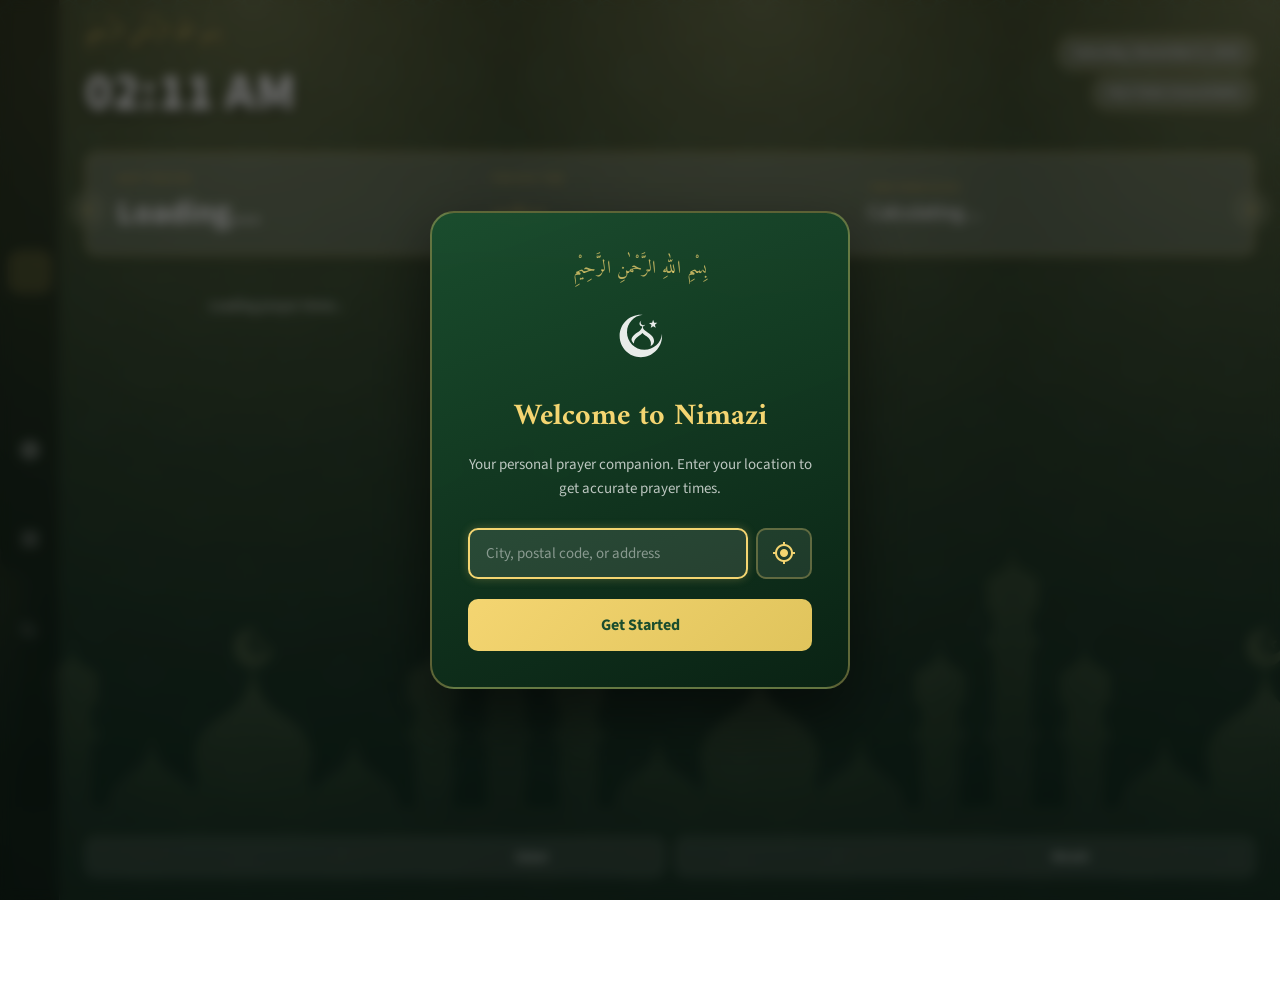
<file: index.html>
<!DOCTYPE html>
<html lang="en">
<head>
<meta charset="UTF-8">
<meta name="viewport" content="width=device-width, initial-scale=1.0, viewport-fit=cover">

<title>Nimazi - Prayer Companion</title>

<link href="https://fonts.googleapis.com/css2?family=Amiri:wght@400;700&family=Source+Sans+3:wght@300;400;600;700&display=swap" rel="stylesheet">
<link href="https://fonts.googleapis.com/icon?family=Material+Icons" rel="stylesheet">
<link href="css/styles.css" rel="stylesheet">

<link rel="icon" type="image/png" href="assets/favicon/favicon-96x96.png" sizes="96x96" />
<link rel="icon" type="image/svg+xml" href="assets/favicon/favicon.svg" />
<link rel="shortcut icon" href="assets/favicon/favicon.ico" />
<link rel="apple-touch-icon" sizes="180x180" href="assets/favicon/apple-touch-icon.png" />
<meta name="apple-mobile-web-app-title" content="Nimazi" />
<link rel="manifest" href="assets/favicon/site.webmanifest" />
</head>

<body>
<script>
(function(){try{var s=JSON.parse(localStorage.getItem('athanClockSettings')||'{}'),t=s.theme||'auto';if(t==='ramadan'){document.body.classList.add('ramadan-mode');}else if(t==='kids'){document.body.classList.add('kids-mode');}else if(t==='auto'){var n=new Date(),y=n.getFullYear(),rd={2025:[new Date(2025,2,1),new Date(2025,2,30)],2026:[new Date(2026,1,17),new Date(2026,2,18)],2027:[new Date(2027,1,6),new Date(2027,2,7)]};if(rd[y]&&n>=rd[y][0]&&n<=rd[y][1])document.body.classList.add('ramadan-mode');}}catch(e){}})();
</script>
<div class="pattern-overlay"></div>
<div class="geometric-pattern"></div>

<div class="container">

    <div class="header">
        <div class="header-left">
            <div class="bismillah">بِسْمِ اللهِ الرَّحْمٰنِ الرَّحِيْمِ</div>
            <div class="current-time" id="clock">--:--</div>
            <a href="guide.html" class="guide-button" aria-label="Prayer Guide">
                <span class="material-icons">accessibility_new</span>
            </a>
            <a href="settings.html" class="settings-button" aria-label="Settings">
                <span class="material-icons">settings</span>
            </a>
        </div>
        <div class="date-info">
            <button class="date-nav-button date-nav-prev" id="dateNavPrev" onclick="navigateDateDebounced(-1)" aria-label="Previous day">
                <span class="material-icons">chevron_left</span>
            </button>
            <div class="date-container">
                <div class="gregorian-date" id="gregorianDate">Loading...</div>
                <div class="hijri-date" id="hijriDate">Loading...</div>
            </div>
            <button class="date-nav-button date-nav-next" id="dateNavNext" onclick="navigateDateDebounced(1)" aria-label="Next day">
                <span class="material-icons">chevron_right</span>
            </button>
        </div>
    </div>

    <div class="next-prayer-section">

        <div class="next-prayer-info">
            <div class="next-prayer-info-label">Next Prayer</div>
            <div class="next-prayer-name" id="nextPrayerName">Loading...</div>
        </div>
        <div class="next-prayer-time-info">
            <div class="next-prayer-time-label">Prayer Time</div>
            <div class="next-prayer-time" id="nextPrayerTime">--:--</div>
        </div>
        <div class="countdown-info">
            <div class="countdown-label">Time Remaining</div>
            <div class="countdown" id="countdown">Calculating...</div>
        </div>
        <div class="date-navigation-badge" id="dateNavigationBadge" style="display:none;">
            <div class="date-badge-date" id="viewedDateLabel">Today</div>
            <button class="back-to-today-button" id="backToTodayButton" onclick="navigateToToday()">Back to Today</button>
        </div>
    </div>

    <div class="prayer-grid" id="prayerGrid">
        <div class="loading">Loading prayer times</div>
    </div>

    <div class="tools-strip">
        <a href="https://zakat.nimazi.com/" target="_blank" rel="noopener noreferrer" class="tools-strip-link">
            <span class="material-icons">volunteer_activism</span>
            Zakat
        </a>
        <a href="https://mirath.nimazi.com/" target="_blank" rel="noopener noreferrer" class="tools-strip-link">
            <span class="material-icons">account_tree</span>
            Mirath
        </a>
    </div>

</div>

<!-- Prayer Time Modal -->
<div class="prayer-modal" id="prayerModal">
    <div class="prayer-modal-content">
        <div class="prayer-modal-icon">🕌</div>
        <h2 id="modalPrayerName">Prayer Time</h2>
        <div class="prayer-modal-time" id="modalPrayerTime">--:--</div>
        <div class="prayer-modal-info" id="modalPrayerInfo"></div>
        <button class="prayer-modal-button" onclick="stopAthan()">Stop Athan</button>
    </div>
</div>

<!-- Prayer Details Modal -->
<div class="prayer-details-modal" id="prayerDetailsModal">
    <div class="prayer-details-content">
        <button class="modal-close" onclick="closePrayerDetails()">✕</button>
        <div class="prayer-details-icon">🕌</div>
        <h2 id="detailsPrayerName">Prayer Details</h2>
        <div class="prayer-details-time" id="detailsPrayerTime">--:--</div>
        <div class="rakats-info" id="rakatsInfo"></div>
        <div class="prayer-description" id="prayerDescription"></div>
    </div>
</div>


<!-- Desktop Side Navigation -->
<nav class="desktop-side-nav">
    <a href="index.html" class="side-nav-item active" aria-label="Prayer Times">
        <span class="material-icons">accessibility_new</span>
        <span class="side-nav-tooltip">Prayer</span>
    </a>
    <a href="guide.html" class="side-nav-item" aria-label="Prayer Guide">
        <span class="material-icons">clean_hands</span>
        <span class="side-nav-tooltip">Guide</span>
    </a>
    <a href="settings.html" class="side-nav-item" aria-label="Settings">
        <span class="material-icons">settings</span>
        <span class="side-nav-tooltip">Settings</span>
    </a>
    <a href="tools.html" class="side-nav-item" aria-label="More Tools">
        <span class="material-icons">apps</span>
        <span class="side-nav-tooltip">Tools</span>
    </a>
    <a href="about.html" class="side-nav-item" aria-label="About">
        <svg class="nav-symbol-img" viewBox="0 0 1024 1024" fill="currentColor" xmlns="http://www.w3.org/2000/svg" aria-hidden="true"><path d="M531.21 266.467L531.5 266.5C532.06 267.165 528.29 273.068 527.505 274.559C511.655 304.697 534.85 337.921 569.81 338.561C578.92 338.728 588.835 335.022 595.61 328.365C587.48 346.514 574.745 354.565 555.86 358.577C558.265 368.894 559.135 371.158 557.03 381.871C577.205 423.683 603.365 436.085 640.08 459.252C670.715 480.492 706.63 507.12 723.03 541.5C749.795 597.625 738.515 646.98 681.54 674.615C686.91 652.685 689.19 631.635 684.81 609.44C678.155 575.7 658.335 547.125 631.005 526.81C622.495 520.485 611.52 513.445 602.535 507.42C582.88 494.362 566.055 482.361 550.355 464.647C521.245 499.377 484.267 512.91 453.109 543.86C426.913 569.88 415.474 596.22 415.451 632.815C386.454 603.98 362.011 576.615 385.617 534.78C404.787 500.805 436.61 477.931 468.299 456.509C482.026 447.228 496.644 439.053 509.095 428.087C525.105 414.054 534.28 399.421 544.79 381.376C541.905 372.601 543.555 367.442 546.045 358.799C544.66 358.467 543.285 358.114 541.915 357.741C497.101 345.405 490.624 289.397 531.21 266.467Z"/><path d="M721.495 252.77C722.835 254.143 737.395 294.47 739.645 299.963C754.995 301.066 772.365 300.899 788.065 301.539C776.145 312.319 762.8 323.345 750.495 333.863C754.145 346.25 760.96 369.33 763.405 381.727C750.035 373.044 736.91 363.714 723.35 354.951C720.805 356.202 713.33 361.784 710.735 363.654C701.865 370.145 692.915 376.529 683.885 382.802C687.205 367.314 691.73 350.344 695.655 334.882C691.78 331.07 686.455 327.156 682.135 323.694C673.7 317.028 665.38 310.222 657.175 303.28L706.095 300.449C711.07 284.505 716.2 268.611 721.495 252.77Z"/><path d="M525.5 171C535.921 171 546.232 171.471 556.414 172.39C414.686 186.48 304 306.063 304 451.5C304 606.416 429.584 732 584.5 732C729.937 732 849.52 621.314 863.609 479.585C864.528 489.767 865 510.5 865 510.5C865 698.001 713.001 850 525.5 850C337.999 850 186 698.001 186 510.5C186 322.999 337.999 171 525.5 171Z"/></svg>
        <span class="side-nav-tooltip">About</span>
    </a>
</nav>

<!-- Mobile Bottom Navigation -->
<div class="mobile-bottom-nav">
    <a href="index.html" class="bottom-nav-item active" aria-label="Prayer Times">
        <span class="material-icons">accessibility_new</span>
        <span class="bottom-nav-label">Prayer</span>
    </a>
    <a href="guide.html" class="bottom-nav-item" aria-label="Prayer Guide">
        <span class="material-icons">clean_hands</span>
        <span class="bottom-nav-label">Guide</span>
    </a>
    <a href="settings.html" class="bottom-nav-item" aria-label="Settings">
        <span class="material-icons">settings</span>
        <span class="bottom-nav-label">Settings</span>
    </a>
    <a href="about.html" class="bottom-nav-item" aria-label="About">
        <svg class="nav-symbol-img" viewBox="0 0 1024 1024" fill="currentColor" xmlns="http://www.w3.org/2000/svg" aria-hidden="true"><path d="M531.21 266.467L531.5 266.5C532.06 267.165 528.29 273.068 527.505 274.559C511.655 304.697 534.85 337.921 569.81 338.561C578.92 338.728 588.835 335.022 595.61 328.365C587.48 346.514 574.745 354.565 555.86 358.577C558.265 368.894 559.135 371.158 557.03 381.871C577.205 423.683 603.365 436.085 640.08 459.252C670.715 480.492 706.63 507.12 723.03 541.5C749.795 597.625 738.515 646.98 681.54 674.615C686.91 652.685 689.19 631.635 684.81 609.44C678.155 575.7 658.335 547.125 631.005 526.81C622.495 520.485 611.52 513.445 602.535 507.42C582.88 494.362 566.055 482.361 550.355 464.647C521.245 499.377 484.267 512.91 453.109 543.86C426.913 569.88 415.474 596.22 415.451 632.815C386.454 603.98 362.011 576.615 385.617 534.78C404.787 500.805 436.61 477.931 468.299 456.509C482.026 447.228 496.644 439.053 509.095 428.087C525.105 414.054 534.28 399.421 544.79 381.376C541.905 372.601 543.555 367.442 546.045 358.799C544.66 358.467 543.285 358.114 541.915 357.741C497.101 345.405 490.624 289.397 531.21 266.467Z"/><path d="M721.495 252.77C722.835 254.143 737.395 294.47 739.645 299.963C754.995 301.066 772.365 300.899 788.065 301.539C776.145 312.319 762.8 323.345 750.495 333.863C754.145 346.25 760.96 369.33 763.405 381.727C750.035 373.044 736.91 363.714 723.35 354.951C720.805 356.202 713.33 361.784 710.735 363.654C701.865 370.145 692.915 376.529 683.885 382.802C687.205 367.314 691.73 350.344 695.655 334.882C691.78 331.07 686.455 327.156 682.135 323.694C673.7 317.028 665.38 310.222 657.175 303.28L706.095 300.449C711.07 284.505 716.2 268.611 721.495 252.77Z"/><path d="M525.5 171C535.921 171 546.232 171.471 556.414 172.39C414.686 186.48 304 306.063 304 451.5C304 606.416 429.584 732 584.5 732C729.937 732 849.52 621.314 863.609 479.585C864.528 489.767 865 510.5 865 510.5C865 698.001 713.001 850 525.5 850C337.999 850 186 698.001 186 510.5C186 322.999 337.999 171 525.5 171Z"/></svg>
        <span class="bottom-nav-label">About</span>
    </a>
</div>

<!-- Onboarding Modal -->
<div class="onboarding-modal" id="onboardingModal">
    <div class="onboarding-content">
        <div class="onboarding-arabic">بِسْمِ اللهِ الرَّحْمٰنِ الرَّحِيْمِ</div>
        <img src="assets/branding/symbol-flat.svg" class="onboarding-logo" alt="Nimazi">
        <h1 class="onboarding-title">Welcome to Nimazi</h1>
        <p class="onboarding-subtitle">Your personal prayer companion. Enter your location to get accurate prayer times.</p>
        <div class="onboarding-input-group">
            <input type="text" id="onboardingLocationInput" class="onboarding-location-input" placeholder="City, postal code, or address" autocomplete="off">
            <button type="button" class="onboarding-detect-btn" id="onboardingDetectBtn" onclick="onboardingDetectLocation()" title="Detect my location">
                <span class="material-icons">my_location</span>
            </button>
        </div>
        <button class="onboarding-save-btn" onclick="saveOnboardingLocation()">Get Started</button>
    </div>
</div>

<!-- Athan Audio -->
<audio id="athanAudio" preload="auto">
    <source src="athan/default.mp3" type="audio/mpeg">
</audio>

<!-- Install nudge — shown once on first mobile visit when not already installed -->
<div class="install-nudge" id="installNudge">
    <span class="material-icons install-nudge-icon">add_to_home_screen</span>
    <div class="install-nudge-text">Add Nimazi to your home screen for the best experience.</div>
    <a href="about.html#install" class="install-nudge-link">How?</a>
    <button class="install-nudge-dismiss" onclick="dismissInstallNudge()" aria-label="Dismiss">
        <span class="material-icons">close</span>
    </button>
</div>

<script src="js/utils.js"></script>
<script src="js/app.js"></script>

</body>
</html>
</file>
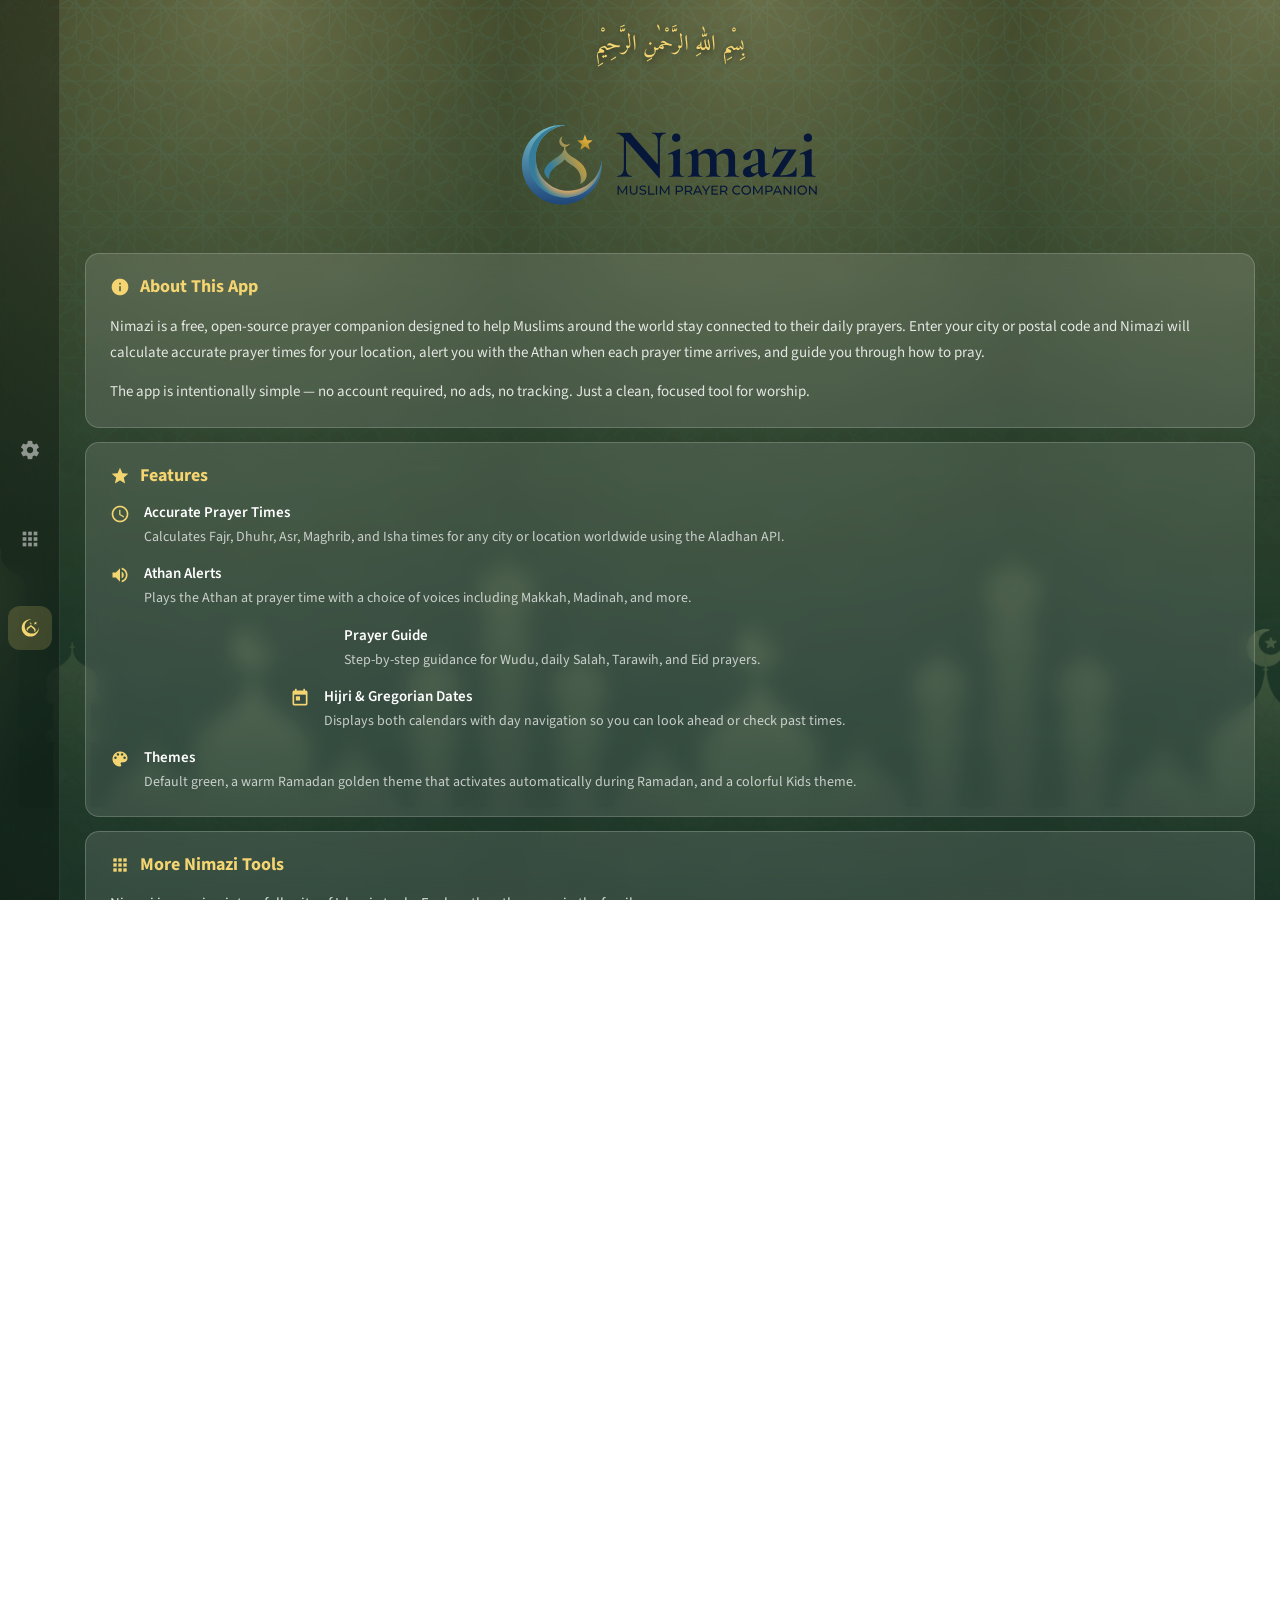
<file: about.html>
<!DOCTYPE html>
<html lang="en">
<head>
<meta charset="UTF-8">
<meta name="viewport" content="width=device-width, initial-scale=1.0, viewport-fit=cover">

<title>About - Nimazi</title>

<link href="https://fonts.googleapis.com/css2?family=Amiri:wght@400;700&family=Source+Sans+3:wght@300;400;600;700&display=swap" rel="stylesheet">
<link href="https://fonts.googleapis.com/icon?family=Material+Icons" rel="stylesheet">
<link href="css/styles.css" rel="stylesheet">

<link rel="icon" type="image/png" href="assets/favicon/favicon-96x96.png" sizes="96x96" />
<link rel="icon" type="image/svg+xml" href="assets/favicon/favicon.svg" />
<link rel="shortcut icon" href="assets/favicon/favicon.ico" />
<link rel="apple-touch-icon" sizes="180x180" href="assets/favicon/apple-touch-icon.png" />
<meta name="apple-mobile-web-app-title" content="Nimazi" />
<link rel="manifest" href="assets/favicon/site.webmanifest" />
</head>

<body class="aboutPage">
<script>
(function(){try{var s=JSON.parse(localStorage.getItem('athanClockSettings')||'{}'),t=s.theme||'auto';if(t==='ramadan'){document.body.classList.add('ramadan-mode');}else if(t==='kids'){document.body.classList.add('kids-mode');}else if(t==='auto'){var n=new Date(),y=n.getFullYear(),rd={2025:[new Date(2025,2,1),new Date(2025,2,30)],2026:[new Date(2026,1,17),new Date(2026,2,18)],2027:[new Date(2027,1,6),new Date(2027,2,7)]};if(rd[y]&&n>=rd[y][0]&&n<=rd[y][1])document.body.classList.add('ramadan-mode');}}catch(e){}})();
</script>
<div class="pattern-overlay"></div>
<div class="geometric-pattern"></div>

<div class="container">
    <div class="bismillah">بِسْمِ اللهِ الرَّحْمٰنِ الرَّحِيْمِ</div>

    <div class="about-hero">
        <img src="assets/branding/logo.svg" alt="Nimazi" class="about-logo">
    </div>

    <div class="about-sections">

        <div class="about-card">
            <h2 class="about-card-title">
                <span class="material-icons about-card-icon">info</span>
                About This App
            </h2>
            <p class="about-body">
                Nimazi is a free, open-source prayer companion designed to help Muslims around the world stay connected to their daily prayers. Enter your city or postal code and Nimazi will calculate accurate prayer times for your location, alert you with the Athan when each prayer time arrives, and guide you through how to pray.
            </p>
            <p class="about-body">
                The app is intentionally simple — no account required, no ads, no tracking. Just a clean, focused tool for worship.
            </p>
        </div>

        <div class="about-card">
            <h2 class="about-card-title">
                <span class="material-icons about-card-icon">star</span>
                Features
            </h2>
            <ul class="about-feature-list">
                <li>
                    <span class="material-icons about-feature-icon">schedule</span>
                    <div>
                        <strong>Accurate Prayer Times</strong>
                        <p>Calculates Fajr, Dhuhr, Asr, Maghrib, and Isha times for any city or location worldwide using the Aladhan API.</p>
                    </div>
                </li>
                <li>
                    <span class="material-icons about-feature-icon">volume_up</span>
                    <div>
                        <strong>Athan Alerts</strong>
                        <p>Plays the Athan at prayer time with a choice of voices including Makkah, Madinah, and more.</p>
                    </div>
                </li>
                <li>
                    <span class="material-icons about-feature-icon">clean_hands</span>
                    <div>
                        <strong>Prayer Guide</strong>
                        <p>Step-by-step guidance for Wudu, daily Salah, Tarawih, and Eid prayers.</p>
                    </div>
                </li>
                <li>
                    <span class="material-icons about-feature-icon">calendar_today</span>
                    <div>
                        <strong>Hijri &amp; Gregorian Dates</strong>
                        <p>Displays both calendars with day navigation so you can look ahead or check past times.</p>
                    </div>
                </li>
                <li>
                    <span class="material-icons about-feature-icon">palette</span>
                    <div>
                        <strong>Themes</strong>
                        <p>Default green, a warm Ramadan golden theme that activates automatically during Ramadan, and a colorful Kids theme.</p>
                    </div>
                </li>
            </ul>
        </div>

        <div class="about-card about-card-tools" id="tools">
            <h2 class="about-card-title">
                <span class="material-icons about-card-icon">apps</span>
                More Nimazi Tools
            </h2>
            <p class="about-body">
                Nimazi is growing into a full suite of Islamic tools. Explore the other apps in the family:
            </p>
            <div class="about-tools-grid">
                <a href="https://zakat.nimazi.com/" target="_blank" rel="noopener noreferrer" class="about-tool-link">
                    <span class="material-icons about-tool-icon">volunteer_activism</span>
                    <div class="about-tool-info">
                        <strong class="about-tool-name">Zakat</strong>
                        <span class="about-tool-desc">Calculate your annual Zakat obligation</span>
                    </div>
                    <span class="material-icons about-tool-arrow">open_in_new</span>
                </a>
                <a href="https://mirath.nimazi.com/" target="_blank" rel="noopener noreferrer" class="about-tool-link">
                    <span class="material-icons about-tool-icon">account_tree</span>
                    <div class="about-tool-info">
                        <strong class="about-tool-name">Mirath</strong>
                        <span class="about-tool-desc">Calculate Islamic inheritance shares</span>
                    </div>
                    <span class="material-icons about-tool-arrow">open_in_new</span>
                </a>
            </div>
        </div>

        <div class="about-card" id="install">
            <h2 class="about-card-title">
                <span class="material-icons about-card-icon">add_to_home_screen</span>
                Add to Your Home Screen
            </h2>
            <p class="about-body">
                Nimazi works like a native app — no download required. Add it to your home screen for one-tap access, full-screen display, and the Athan playing at every prayer time.
            </p>
            <ul class="about-feature-list">
                <li>
                    <span class="material-icons about-feature-icon">phone_iphone</span>
                    <div>
                        <strong>iPhone &amp; iPad (Safari)</strong>
                        <p>Open <strong>nimazi.com</strong> in Safari. Tap the <strong>Share</strong> button at the bottom of the screen, then choose <em>Add to Home Screen</em>.</p>
                    </div>
                </li>
                <li>
                    <span class="material-icons about-feature-icon">phone_android</span>
                    <div>
                        <strong>Android (Chrome)</strong>
                        <p>Open <strong>nimazi.com</strong> in Chrome. Tap the <strong>three-dot menu</strong> in the top-right corner, then tap <em>Add to Home Screen</em> or <em>Install app</em>. A prompt may also appear automatically at the bottom of the screen.</p>
                    </div>
                </li>
            </ul>
            <p class="about-body" style="margin-top: 16px;">
                Once added, the app opens full-screen with no browser address bar — just like a native app.
            </p>
        </div>

        <div class="about-card">
            <h2 class="about-card-title">
                <span class="material-icons about-card-icon">tablet</span>
                Use as an Athan Clock
            </h2>
            <p class="about-body">
                Turn any tablet into a dedicated Athan clock for your home or masjid. Mount it on a stand, open Nimazi in a kiosk browser app like <a href="https://www.fully-kiosk.com" target="_blank" rel="noopener noreferrer" class="about-inline-link">Fully Kiosk Browser</a>, and let it run pinned to the screen — it will stay on, keep the display awake, and play the Athan at every prayer time without any interaction needed.
            </p>
            <p class="about-body">
                Plug it in, point it at <strong>nimazi.com</strong>, and you have a beautiful, always-on prayer clock.
            </p>
        </div>

        <div class="about-card about-card-github">
            <h2 class="about-card-title">
                <span class="material-icons about-card-icon">code</span>
                Open Source
            </h2>
            <p class="about-body">
                Nimazi is completely open source. You are welcome to explore the code, report issues, suggest features, or contribute improvements.
            </p>
            <a href="https://github.com/iamshipon1988/nimazi" target="_blank" rel="noopener noreferrer" class="about-github-link">
                <svg class="about-github-icon" viewBox="0 0 24 24" fill="currentColor" aria-hidden="true">
                    <path d="M12 0C5.374 0 0 5.373 0 12c0 5.302 3.438 9.8 8.207 11.387.599.111.793-.261.793-.577v-2.234c-3.338.726-4.033-1.416-4.033-1.416-.546-1.387-1.333-1.756-1.333-1.756-1.089-.745.083-.729.083-.729 1.205.084 1.839 1.237 1.839 1.237 1.07 1.834 2.807 1.304 3.492.997.107-.775.418-1.305.762-1.604-2.665-.305-5.467-1.334-5.467-5.931 0-1.311.469-2.381 1.236-3.221-.124-.303-.535-1.524.117-3.176 0 0 1.008-.322 3.301 1.23A11.509 11.509 0 0112 5.803c1.02.005 2.047.138 3.006.404 2.291-1.552 3.297-1.23 3.297-1.23.653 1.653.242 2.874.118 3.176.77.84 1.235 1.911 1.235 3.221 0 4.609-2.807 5.624-5.479 5.921.43.372.823 1.102.823 2.222v3.293c0 .319.192.694.801.576C20.566 21.797 24 17.3 24 12c0-6.627-5.373-12-12-12z"/>
                </svg>
                View on GitHub
                <span class="material-icons about-link-arrow">open_in_new</span>
            </a>
        </div>

        <div class="about-card about-card-support">
            <h2 class="about-card-title">
                <span class="material-icons about-card-icon">volunteer_activism</span>
                Support Nimazi
            </h2>
            <p class="about-body">
                Nimazi is free, open source, and has no ads. It's kept going by users like you. If it has helped you stay connected to your prayers, consider buying me a chai — it helps cover development time, hosting, and domain costs.
            </p>
            <div class="about-bmc-wrapper">
                <script type="text/javascript" src="https://cdnjs.buymeacoffee.com/1.0.0/button.prod.min.js" data-name="bmc-button" data-slug="shipon" data-color="#FFDD00" data-emoji="" data-font="Cookie" data-text="Buy me a chai" data-outline-color="#000000" data-font-color="#000000" data-coffee-color="#ffffff"></script>
            </div>
        </div>

        <div class="about-card">
            <h2 class="about-card-title">
                <span class="material-icons about-card-icon">favorite</span>
                Credits
            </h2>
            <div class="about-credits">
                <div class="about-credit-row">
                    <span class="about-credit-label">Created by</span>
                    <a href="https://sazzad.me" target="_blank" rel="noopener noreferrer" class="about-credit-link">Sazzad Hossain</a>
                </div>
                <div class="about-credit-row">
                    <span class="about-credit-label">Prayer data</span>
                    <a href="https://aladhan.com" target="_blank" rel="noopener noreferrer" class="about-credit-link">Aladhan API</a>
                </div>
                <div class="about-credit-row">
                    <span class="about-credit-label">Icons</span>
                    <a href="https://fonts.google.com/icons" target="_blank" rel="noopener noreferrer" class="about-credit-link">Google Material Icons</a>
                </div>
                <div class="about-credit-row">
                    <span class="about-credit-label">Fonts</span>
                    <a href="https://fonts.google.com" target="_blank" rel="noopener noreferrer" class="about-credit-link">Google Fonts — Amiri &amp; Source Sans 3</a>
                </div>
            </div>
        </div>

    </div><!-- /.about-sections -->

</div><!-- /.container -->

<!-- Desktop Side Navigation -->
<nav class="desktop-side-nav">
    <a href="index.html" class="side-nav-item" aria-label="Prayer Times">
        <span class="material-icons">accessibility_new</span>
        <span class="side-nav-tooltip">Prayer</span>
    </a>
    <a href="guide.html" class="side-nav-item" aria-label="Prayer Guide">
        <span class="material-icons">clean_hands</span>
        <span class="side-nav-tooltip">Guide</span>
    </a>
    <a href="settings.html" class="side-nav-item" aria-label="Settings">
        <span class="material-icons">settings</span>
        <span class="side-nav-tooltip">Settings</span>
    </a>
    <a href="tools.html" class="side-nav-item" aria-label="More Tools">
        <span class="material-icons">apps</span>
        <span class="side-nav-tooltip">Tools</span>
    </a>
    <a href="about.html" class="side-nav-item active" aria-label="About">
        <svg class="nav-symbol-img" viewBox="0 0 1024 1024" fill="currentColor" xmlns="http://www.w3.org/2000/svg" aria-hidden="true"><path d="M531.21 266.467L531.5 266.5C532.06 267.165 528.29 273.068 527.505 274.559C511.655 304.697 534.85 337.921 569.81 338.561C578.92 338.728 588.835 335.022 595.61 328.365C587.48 346.514 574.745 354.565 555.86 358.577C558.265 368.894 559.135 371.158 557.03 381.871C577.205 423.683 603.365 436.085 640.08 459.252C670.715 480.492 706.63 507.12 723.03 541.5C749.795 597.625 738.515 646.98 681.54 674.615C686.91 652.685 689.19 631.635 684.81 609.44C678.155 575.7 658.335 547.125 631.005 526.81C622.495 520.485 611.52 513.445 602.535 507.42C582.88 494.362 566.055 482.361 550.355 464.647C521.245 499.377 484.267 512.91 453.109 543.86C426.913 569.88 415.474 596.22 415.451 632.815C386.454 603.98 362.011 576.615 385.617 534.78C404.787 500.805 436.61 477.931 468.299 456.509C482.026 447.228 496.644 439.053 509.095 428.087C525.105 414.054 534.28 399.421 544.79 381.376C541.905 372.601 543.555 367.442 546.045 358.799C544.66 358.467 543.285 358.114 541.915 357.741C497.101 345.405 490.624 289.397 531.21 266.467Z"/><path d="M721.495 252.77C722.835 254.143 737.395 294.47 739.645 299.963C754.995 301.066 772.365 300.899 788.065 301.539C776.145 312.319 762.8 323.345 750.495 333.863C754.145 346.25 760.96 369.33 763.405 381.727C750.035 373.044 736.91 363.714 723.35 354.951C720.805 356.202 713.33 361.784 710.735 363.654C701.865 370.145 692.915 376.529 683.885 382.802C687.205 367.314 691.73 350.344 695.655 334.882C691.78 331.07 686.455 327.156 682.135 323.694C673.7 317.028 665.38 310.222 657.175 303.28L706.095 300.449C711.07 284.505 716.2 268.611 721.495 252.77Z"/><path d="M525.5 171C535.921 171 546.232 171.471 556.414 172.39C414.686 186.48 304 306.063 304 451.5C304 606.416 429.584 732 584.5 732C729.937 732 849.52 621.314 863.609 479.585C864.528 489.767 865 510.5 865 510.5C865 698.001 713.001 850 525.5 850C337.999 850 186 698.001 186 510.5C186 322.999 337.999 171 525.5 171Z"/></svg>
        <span class="side-nav-tooltip">About</span>
    </a>
</nav>

<!-- Mobile Bottom Navigation -->
<div class="mobile-bottom-nav">
    <a href="index.html" class="bottom-nav-item" aria-label="Prayer Times">
        <span class="material-icons">accessibility_new</span>
        <span class="bottom-nav-label">Prayer</span>
    </a>
    <a href="guide.html" class="bottom-nav-item" aria-label="Prayer Guide">
        <span class="material-icons">clean_hands</span>
        <span class="bottom-nav-label">Guide</span>
    </a>
    <a href="settings.html" class="bottom-nav-item" aria-label="Settings">
        <span class="material-icons">settings</span>
        <span class="bottom-nav-label">Settings</span>
    </a>
    <a href="about.html" class="bottom-nav-item active" aria-label="About">
        <svg class="nav-symbol-img" viewBox="0 0 1024 1024" fill="currentColor" xmlns="http://www.w3.org/2000/svg" aria-hidden="true"><path d="M531.21 266.467L531.5 266.5C532.06 267.165 528.29 273.068 527.505 274.559C511.655 304.697 534.85 337.921 569.81 338.561C578.92 338.728 588.835 335.022 595.61 328.365C587.48 346.514 574.745 354.565 555.86 358.577C558.265 368.894 559.135 371.158 557.03 381.871C577.205 423.683 603.365 436.085 640.08 459.252C670.715 480.492 706.63 507.12 723.03 541.5C749.795 597.625 738.515 646.98 681.54 674.615C686.91 652.685 689.19 631.635 684.81 609.44C678.155 575.7 658.335 547.125 631.005 526.81C622.495 520.485 611.52 513.445 602.535 507.42C582.88 494.362 566.055 482.361 550.355 464.647C521.245 499.377 484.267 512.91 453.109 543.86C426.913 569.88 415.474 596.22 415.451 632.815C386.454 603.98 362.011 576.615 385.617 534.78C404.787 500.805 436.61 477.931 468.299 456.509C482.026 447.228 496.644 439.053 509.095 428.087C525.105 414.054 534.28 399.421 544.79 381.376C541.905 372.601 543.555 367.442 546.045 358.799C544.66 358.467 543.285 358.114 541.915 357.741C497.101 345.405 490.624 289.397 531.21 266.467Z"/><path d="M721.495 252.77C722.835 254.143 737.395 294.47 739.645 299.963C754.995 301.066 772.365 300.899 788.065 301.539C776.145 312.319 762.8 323.345 750.495 333.863C754.145 346.25 760.96 369.33 763.405 381.727C750.035 373.044 736.91 363.714 723.35 354.951C720.805 356.202 713.33 361.784 710.735 363.654C701.865 370.145 692.915 376.529 683.885 382.802C687.205 367.314 691.73 350.344 695.655 334.882C691.78 331.07 686.455 327.156 682.135 323.694C673.7 317.028 665.38 310.222 657.175 303.28L706.095 300.449C711.07 284.505 716.2 268.611 721.495 252.77Z"/><path d="M525.5 171C535.921 171 546.232 171.471 556.414 172.39C414.686 186.48 304 306.063 304 451.5C304 606.416 429.584 732 584.5 732C729.937 732 849.52 621.314 863.609 479.585C864.528 489.767 865 510.5 865 510.5C865 698.001 713.001 850 525.5 850C337.999 850 186 698.001 186 510.5C186 322.999 337.999 171 525.5 171Z"/></svg>
        <span class="bottom-nav-label">About</span>
    </a>
</div>

<script src="js/utils.js"></script>
<script src="js/guide.js"></script>
</body>
</html>
</file>
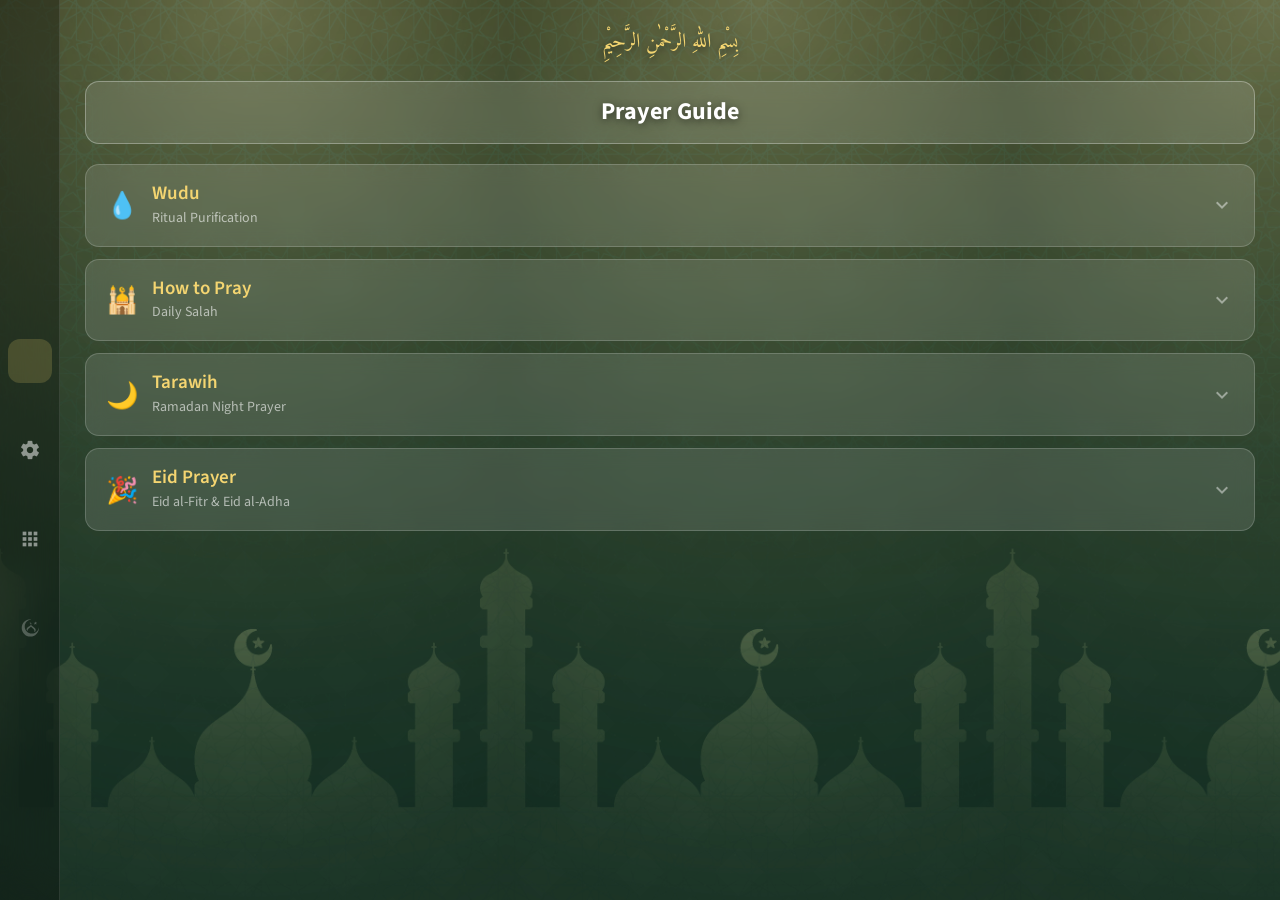
<file: guide.html>
<!DOCTYPE html>
<html lang="en">
<head>
<meta charset="UTF-8">
<meta name="viewport" content="width=device-width, initial-scale=1.0, viewport-fit=cover">

<title>Prayer Guide - Nimazi</title>

<link href="https://fonts.googleapis.com/css2?family=Amiri:wght@400;700&family=Source+Sans+3:wght@300;400;600;700&display=swap" rel="stylesheet">
<link href="https://fonts.googleapis.com/icon?family=Material+Icons" rel="stylesheet">
<link href="css/styles.css" rel="stylesheet">

<link rel="icon" type="image/png" href="assets/favicon/favicon-96x96.png" sizes="96x96" />
<link rel="icon" type="image/svg+xml" href="assets/favicon/favicon.svg" />
<link rel="shortcut icon" href="assets/favicon/favicon.ico" />
<link rel="apple-touch-icon" sizes="180x180" href="assets/favicon/apple-touch-icon.png" />
<meta name="apple-mobile-web-app-title" content="Nimazi" />
<link rel="manifest" href="assets/favicon/site.webmanifest" />
</head>

<body class="guidePage">
<script>
(function(){try{var s=JSON.parse(localStorage.getItem('athanClockSettings')||'{}'),t=s.theme||'auto';if(t==='ramadan'){document.body.classList.add('ramadan-mode');}else if(t==='kids'){document.body.classList.add('kids-mode');}else if(t==='auto'){var n=new Date(),y=n.getFullYear(),rd={2025:[new Date(2025,2,1),new Date(2025,2,30)],2026:[new Date(2026,1,17),new Date(2026,2,18)],2027:[new Date(2027,1,6),new Date(2027,2,7)]};if(rd[y]&&n>=rd[y][0]&&n<=rd[y][1])document.body.classList.add('ramadan-mode');}}catch(e){}})();
</script>
<div class="pattern-overlay"></div>
<div class="geometric-pattern"></div>

<div class="container">
    <div class="bismillah">بِسْمِ اللهِ الرَّحْمٰنِ الرَّحِيْمِ</div>

    <div class="guide-page-header">
        <div class="guide-page-title-area">
            <h1 class="guide-page-title">Prayer Guide</h1>
        </div>
    </div>

    <div class="guide-sections">

        <!-- ── Wudu ── -->
        <div class="guide-section" id="section-wudu">
            <button class="guide-section-header" onclick="toggleSection('section-wudu')" aria-expanded="false" aria-controls="body-wudu">
                <div class="guide-section-title-row">
                    <span class="guide-section-icon">💧</span>
                    <div class="guide-section-title-group">
                        <span class="guide-section-title">Wudu</span>
                        <span class="guide-section-subtitle">Ritual Purification</span>
                    </div>
                </div>
                <span class="material-icons guide-chevron">expand_more</span>
            </button>
            <div class="guide-section-body" id="body-wudu">
                <div class="guide-section-body-inner">
                    <p class="guide-intro">Wudu (ablution) is required before every Salah. It purifies the body and prepares the heart for prayer. Use clean water and perform each step in order.</p>

                    <div class="guide-steps">
                        <div class="guide-step">
                            <span class="guide-step-num">1</span>
                            <div class="guide-step-content">
                                <strong>Intention &amp; Bismillah</strong>
                                <p>Form the intention in your heart to purify yourself for prayer. Say <em>Bismillah</em> — "In the name of Allah."</p>
                            </div>
                        </div>
                        <div class="guide-step">
                            <span class="guide-step-num">2</span>
                            <div class="guide-step-content">
                                <strong>Wash Hands</strong>
                                <p>Wash both hands up to the wrists three times, cleaning between the fingers.</p>
                            </div>
                        </div>
                        <div class="guide-step">
                            <span class="guide-step-num">3</span>
                            <div class="guide-step-content">
                                <strong>Rinse Mouth</strong>
                                <p>Take water into your mouth, swirl it around thoroughly, and spit it out — three times.</p>
                            </div>
                        </div>
                        <div class="guide-step">
                            <span class="guide-step-num">4</span>
                            <div class="guide-step-content">
                                <strong>Clean Nose</strong>
                                <p>Sniff water gently into your nostrils and blow it out — three times.</p>
                            </div>
                        </div>
                        <div class="guide-step">
                            <span class="guide-step-num">5</span>
                            <div class="guide-step-content">
                                <strong>Wash Face</strong>
                                <p>Wash your entire face three times — from the hairline to the chin, and from ear to ear.</p>
                            </div>
                        </div>
                        <div class="guide-step">
                            <span class="guide-step-num">6</span>
                            <div class="guide-step-content">
                                <strong>Wash Arms</strong>
                                <p>Wash the right arm up to and including the elbow, three times. Then wash the left arm the same way.</p>
                            </div>
                        </div>
                        <div class="guide-step">
                            <span class="guide-step-num">7</span>
                            <div class="guide-step-content">
                                <strong>Wipe Head</strong>
                                <p>Wet both hands and pass them once over your head — front to back, then back to front.</p>
                            </div>
                        </div>
                        <div class="guide-step">
                            <span class="guide-step-num">8</span>
                            <div class="guide-step-content">
                                <strong>Clean Ears</strong>
                                <p>With the same wet hands, wipe the inside of the ears with index fingers and the outside with thumbs, once.</p>
                            </div>
                        </div>
                        <div class="guide-step">
                            <span class="guide-step-num">9</span>
                            <div class="guide-step-content">
                                <strong>Wash Feet</strong>
                                <p>Wash the right foot up to and including the ankle, three times, cleaning between the toes. Then wash the left foot.</p>
                            </div>
                        </div>
                    </div>

                    <div class="guide-note">
                        <span class="material-icons guide-note-icon">info</span>
                        <p>Wudu is broken by using the bathroom, passing wind, deep sleep, or losing consciousness. A full Ghusl (ritual bath) is required after intimacy, menstruation, or post-natal bleeding.</p>
                    </div>
                </div>
            </div>
        </div>

        <!-- ── How to Pray ── -->
        <div class="guide-section" id="section-prayer">
            <button class="guide-section-header" onclick="toggleSection('section-prayer')" aria-expanded="false" aria-controls="body-prayer">
                <div class="guide-section-title-row">
                    <span class="guide-section-icon">🕌</span>
                    <div class="guide-section-title-group">
                        <span class="guide-section-title">How to Pray</span>
                        <span class="guide-section-subtitle">Daily Salah</span>
                    </div>
                </div>
                <span class="material-icons guide-chevron">expand_more</span>
            </button>
            <div class="guide-section-body" id="body-prayer">
                <div class="guide-section-body-inner">
                    <p class="guide-intro">Salah is performed five times daily. Each prayer is made up of units called <strong>Rakats</strong>. Ensure you have performed Wudu and are facing the Qibla (direction of Mecca) before you begin.</p>

                    <h3 class="guide-sub-heading">Daily Prayer Rakats</h3>
                    <div class="guide-table-wrapper">
                        <table class="guide-table">
                            <thead>
                                <tr>
                                    <th>Prayer</th>
                                    <th>Sunnah Before</th>
                                    <th>Fard</th>
                                    <th>Sunnah After</th>
                                </tr>
                            </thead>
                            <tbody>
                                <tr>
                                    <td class="prayer-name-cell">🌅 Fajr</td>
                                    <td>2</td>
                                    <td class="fard-cell">2</td>
                                    <td>—</td>
                                </tr>
                                <tr>
                                    <td class="prayer-name-cell">☀️ Dhuhr</td>
                                    <td>4</td>
                                    <td class="fard-cell">4</td>
                                    <td>2</td>
                                </tr>
                                <tr>
                                    <td class="prayer-name-cell">🌤️ Asr</td>
                                    <td>—</td>
                                    <td class="fard-cell">4</td>
                                    <td>—</td>
                                </tr>
                                <tr>
                                    <td class="prayer-name-cell">🌇 Maghrib</td>
                                    <td>—</td>
                                    <td class="fard-cell">3</td>
                                    <td>2</td>
                                </tr>
                                <tr>
                                    <td class="prayer-name-cell">🌙 Isha</td>
                                    <td>—</td>
                                    <td class="fard-cell">4</td>
                                    <td>2 + 3 Witr</td>
                                </tr>
                            </tbody>
                        </table>
                    </div>

                    <h3 class="guide-sub-heading">Steps for Each Rakat</h3>
                    <div class="guide-steps">
                        <div class="guide-step">
                            <span class="guide-step-num">1</span>
                            <div class="guide-step-content">
                                <strong>Takbiratul Ihram — Opening</strong>
                                <p>Stand upright facing the Qibla. Raise your hands to ear level and say <em>"Allahu Akbar"</em> (Allah is the Greatest). This marks the beginning of the prayer.</p>
                            </div>
                        </div>
                        <div class="guide-step">
                            <span class="guide-step-num">2</span>
                            <div class="guide-step-content">
                                <strong>Qiyam — Standing</strong>
                                <p>Place your right hand over your left on your chest. Silently recite <em>Surah Al-Fatiha</em>, then any short surah or verses from the Quran (e.g., Surah Al-Ikhlas).</p>
                            </div>
                        </div>
                        <div class="guide-step">
                            <span class="guide-step-num">3</span>
                            <div class="guide-step-content">
                                <strong>Ruku — Bowing</strong>
                                <p>Say <em>"Allahu Akbar"</em> and bow with your back flat, hands on knees. Say <em>"Subhana Rabbiyal Azeem"</em> (Glory be to my Lord, the Most Great) three times.</p>
                            </div>
                        </div>
                        <div class="guide-step">
                            <span class="guide-step-num">4</span>
                            <div class="guide-step-content">
                                <strong>Rise from Ruku</strong>
                                <p>Stand upright saying <em>"Sami Allahu liman hamidah"</em> (Allah hears those who praise Him). Then say <em>"Rabbana wa lakal hamd"</em> (Our Lord, all praise is for You).</p>
                            </div>
                        </div>
                        <div class="guide-step">
                            <span class="guide-step-num">5</span>
                            <div class="guide-step-content">
                                <strong>First Sujood — Prostration</strong>
                                <p>Say <em>"Allahu Akbar"</em> and lower yourself so your forehead, nose, both palms, both knees, and toes all touch the ground. Say <em>"Subhana Rabbiyal A'la"</em> (Glory be to my Lord, the Most High) three times.</p>
                            </div>
                        </div>
                        <div class="guide-step">
                            <span class="guide-step-num">6</span>
                            <div class="guide-step-content">
                                <strong>Jalsa — Sitting</strong>
                                <p>Say <em>"Allahu Akbar"</em> and rise briefly to a seated position between the two prostrations.</p>
                            </div>
                        </div>
                        <div class="guide-step">
                            <span class="guide-step-num">7</span>
                            <div class="guide-step-content">
                                <strong>Second Sujood</strong>
                                <p>Say <em>"Allahu Akbar"</em> and prostrate again, repeating <em>"Subhana Rabbiyal A'la"</em> three times. This completes one Rakat.</p>
                            </div>
                        </div>
                        <div class="guide-step">
                            <span class="guide-step-num">8</span>
                            <div class="guide-step-content">
                                <strong>Continue or Conclude</strong>
                                <p>Rise for the next Rakat (say <em>"Allahu Akbar"</em>, repeat from Step 2). After every 2 Rakats sit for <strong>Tashahhud</strong>. In the final Rakat, recite Tashahhud → Durood Ibrahim → Du'a, then conclude with <strong>Tasleem</strong>: turn right saying <em>"Assalamu Alaikum wa Rahmatullah"</em>, then left.</p>
                            </div>
                        </div>
                    </div>

                    <div class="guide-note">
                        <span class="material-icons guide-note-icon">info</span>
                        <p>Fajr and Asr are prayed silently throughout. In congregation, Maghrib and Isha's first two Rakats are recited aloud by the Imam; the remaining Rakats are silent.</p>
                    </div>
                </div>
            </div>
        </div>

        <!-- ── Tarawih ── -->
        <div class="guide-section" id="section-tarawih">
            <button class="guide-section-header" onclick="toggleSection('section-tarawih')" aria-expanded="false" aria-controls="body-tarawih">
                <div class="guide-section-title-row">
                    <span class="guide-section-icon">🌙</span>
                    <div class="guide-section-title-group">
                        <span class="guide-section-title">Tarawih</span>
                        <span class="guide-section-subtitle">Ramadan Night Prayer</span>
                    </div>
                </div>
                <span class="material-icons guide-chevron">expand_more</span>
            </button>
            <div class="guide-section-body" id="body-tarawih">
                <div class="guide-section-body-inner">
                    <p class="guide-intro">Tarawih (تراويح) is a special Sunnah prayer performed every night during Ramadan, after Isha. Its name means "rest" — a short break is taken after every four Rakats.</p>

                    <h3 class="guide-sub-heading">Overview</h3>
                    <div class="guide-points">
                        <div class="guide-point">
                            <span class="material-icons guide-point-icon">schedule</span>
                            <p><strong>When:</strong> Every night of Ramadan, after the Isha prayer</p>
                        </div>
                        <div class="guide-point">
                            <span class="material-icons guide-point-icon">format_list_numbered</span>
                            <p><strong>Rakats:</strong> 8 Rakats (widely practiced) or 20 Rakats (traditional), always prayed in pairs of 2</p>
                        </div>
                        <div class="guide-point">
                            <span class="material-icons guide-point-icon">group</span>
                            <p><strong>Where:</strong> At the masjid in congregation (recommended) or at home alone or with family</p>
                        </div>
                        <div class="guide-point">
                            <span class="material-icons guide-point-icon">menu_book</span>
                            <p><strong>Recitation:</strong> The Imam traditionally recites portions of the Quran each night, completing the entire Quran over 30 nights</p>
                        </div>
                    </div>

                    <h3 class="guide-sub-heading">How to Perform Tarawih</h3>
                    <div class="guide-steps">
                        <div class="guide-step">
                            <span class="guide-step-num">1</span>
                            <div class="guide-step-content">
                                <strong>Pray Isha First</strong>
                                <p>Complete the full Isha prayer (Fard and Sunnah). Tarawih begins immediately after.</p>
                            </div>
                        </div>
                        <div class="guide-step">
                            <span class="guide-step-num">2</span>
                            <div class="guide-step-content">
                                <strong>Make Intention</strong>
                                <p>Intend in your heart to pray Tarawih for the sake of Allah. Stand facing the Qibla.</p>
                            </div>
                        </div>
                        <div class="guide-step">
                            <span class="guide-step-num">3</span>
                            <div class="guide-step-content">
                                <strong>Pray in Pairs</strong>
                                <p>Pray 2 Rakats at a time, following the same steps as regular Salah. After each pair, complete Tasleem to end that set.</p>
                            </div>
                        </div>
                        <div class="guide-step">
                            <span class="guide-step-num">4</span>
                            <div class="guide-step-content">
                                <strong>Rest Between Sets</strong>
                                <p>After every 4 Rakats (two pairs), take a brief rest. Use this time for dhikr (remembrance of Allah) or personal du'a.</p>
                            </div>
                        </div>
                        <div class="guide-step">
                            <span class="guide-step-num">5</span>
                            <div class="guide-step-content">
                                <strong>Complete with Witr</strong>
                                <p>End the night with Witr prayer (1, 3, 5, or 7 Rakats). When praying 3 Rakats of Witr, recite <em>Du'a Qunut</em> in the final Rakat before Ruku or after rising from it.</p>
                            </div>
                        </div>
                    </div>

                    <div class="guide-note">
                        <span class="material-icons guide-note-icon">star</span>
                        <p>The last 10 nights of Ramadan are especially blessed. Pray extra earnestly on the odd nights (21st, 23rd, 25th, 27th, 29th) in search of <em>Laylatul Qadr</em> — the Night of Power, better than a thousand months.</p>
                    </div>
                </div>
            </div>
        </div>

        <!-- ── Eid Prayer ── -->
        <div class="guide-section" id="section-eid">
            <button class="guide-section-header" onclick="toggleSection('section-eid')" aria-expanded="false" aria-controls="body-eid">
                <div class="guide-section-title-row">
                    <span class="guide-section-icon">🎉</span>
                    <div class="guide-section-title-group">
                        <span class="guide-section-title">Eid Prayer</span>
                        <span class="guide-section-subtitle">Eid al-Fitr &amp; Eid al-Adha</span>
                    </div>
                </div>
                <span class="material-icons guide-chevron">expand_more</span>
            </button>
            <div class="guide-section-body" id="body-eid">
                <div class="guide-section-body-inner">

                    <div class="guide-eid-types">
                        <div class="guide-eid-type">
                            <span class="guide-eid-badge">Eid al-Fitr</span>
                            <p>1st of Shawwal — marks the end of Ramadan. Eat a few dates (odd number) before heading to the prayer.</p>
                        </div>
                        <div class="guide-eid-type">
                            <span class="guide-eid-badge">Eid al-Adha</span>
                            <p>10th of Dhul Hijjah — honors Prophet Ibrahim's sacrifice. Eat after the prayer, following the sacrifice.</p>
                        </div>
                    </div>

                    <h3 class="guide-sub-heading">Preparation</h3>
                    <div class="guide-points">
                        <div class="guide-point">
                            <span class="material-icons guide-point-icon">shower</span>
                            <p>Perform Ghusl (full ritual bath) before the Eid prayer</p>
                        </div>
                        <div class="guide-point">
                            <span class="material-icons guide-point-icon">checkroom</span>
                            <p>Dress in your best, cleanest clothing — perfume is Sunnah for men</p>
                        </div>
                        <div class="guide-point">
                            <span class="material-icons guide-point-icon">campaign</span>
                            <p>Recite the Eid Takbir on the way to prayer: <em>"Allahu Akbar, Allahu Akbar, La ilaha illallah, Allahu Akbar, Allahu Akbar, wa lillahil hamd"</em></p>
                        </div>
                    </div>

                    <h3 class="guide-sub-heading">Eid Prayer (2 Rakats)</h3>
                    <div class="guide-steps">
                        <div class="guide-step">
                            <span class="guide-step-num">1</span>
                            <div class="guide-step-content">
                                <strong>Opening Takbir</strong>
                                <p>Make the Takbiratul Ihram — raise hands to ear level and say <em>"Allahu Akbar"</em> — to begin the prayer. Fold your hands on your chest.</p>
                            </div>
                        </div>
                        <div class="guide-step">
                            <span class="guide-step-num">2</span>
                            <div class="guide-step-content">
                                <strong>First Rakat — 7 Additional Takbirs</strong>
                                <p>Before reciting Al-Fatiha, say <em>"Allahu Akbar"</em> seven additional times, lowering hands between each one. You may say <em>"Subhanallah wal hamdulillah wa la ilaha illallah wallahu akbar"</em> quietly between each Takbir.</p>
                            </div>
                        </div>
                        <div class="guide-step">
                            <span class="guide-step-num">3</span>
                            <div class="guide-step-content">
                                <strong>First Rakat — Recitation &amp; Completion</strong>
                                <p>Recite Surah Al-Fatiha followed by a surah (the Imam typically recites Surah Al-A'la). Complete the Rakat with Ruku and two Sujoods as in regular prayer.</p>
                            </div>
                        </div>
                        <div class="guide-step">
                            <span class="guide-step-num">4</span>
                            <div class="guide-step-content">
                                <strong>Second Rakat — 5 Additional Takbirs</strong>
                                <p>Stand for the second Rakat. Before reciting Al-Fatiha, say <em>"Allahu Akbar"</em> five additional times in the same manner.</p>
                            </div>
                        </div>
                        <div class="guide-step">
                            <span class="guide-step-num">5</span>
                            <div class="guide-step-content">
                                <strong>Second Rakat — Recitation &amp; Completion</strong>
                                <p>Recite Al-Fatiha and a surah (the Imam typically recites Surah Al-Ghashiyah). Complete with Ruku, Sujood, Tashahhud, and Tasleem.</p>
                            </div>
                        </div>
                        <div class="guide-step">
                            <span class="guide-step-num">6</span>
                            <div class="guide-step-content">
                                <strong>Khutbah (Sermon)</strong>
                                <p>After the prayer the Imam delivers two Khutbahs. It is Sunnah to remain seated and listen attentively.</p>
                            </div>
                        </div>
                    </div>

                    <div class="guide-note">
                        <span class="material-icons guide-note-icon">favorite</span>
                        <p>Greet fellow Muslims with <em>"Eid Mubarak"</em> (Blessed Eid) or <em>"Taqabbal Allahu Minna wa Minkum"</em> (May Allah accept from us and from you). Visit family, give to charity, and spread joy.</p>
                    </div>
                </div>
            </div>
        </div>

    </div><!-- /.guide-sections -->

</div><!-- /.container -->



<!-- Desktop Side Navigation -->
<nav class="desktop-side-nav">
    <a href="index.html" class="side-nav-item" aria-label="Prayer Times">
        <span class="material-icons">accessibility_new</span>
        <span class="side-nav-tooltip">Prayer</span>
    </a>
    <a href="guide.html" class="side-nav-item active" aria-label="Prayer Guide">
        <span class="material-icons">clean_hands</span>
        <span class="side-nav-tooltip">Guide</span>
    </a>
    <a href="settings.html" class="side-nav-item" aria-label="Settings">
        <span class="material-icons">settings</span>
        <span class="side-nav-tooltip">Settings</span>
    </a>
    <a href="tools.html" class="side-nav-item" aria-label="More Tools">
        <span class="material-icons">apps</span>
        <span class="side-nav-tooltip">Tools</span>
    </a>
    <a href="about.html" class="side-nav-item" aria-label="About">
        <svg class="nav-symbol-img" viewBox="0 0 1024 1024" fill="currentColor" xmlns="http://www.w3.org/2000/svg" aria-hidden="true"><path d="M531.21 266.467L531.5 266.5C532.06 267.165 528.29 273.068 527.505 274.559C511.655 304.697 534.85 337.921 569.81 338.561C578.92 338.728 588.835 335.022 595.61 328.365C587.48 346.514 574.745 354.565 555.86 358.577C558.265 368.894 559.135 371.158 557.03 381.871C577.205 423.683 603.365 436.085 640.08 459.252C670.715 480.492 706.63 507.12 723.03 541.5C749.795 597.625 738.515 646.98 681.54 674.615C686.91 652.685 689.19 631.635 684.81 609.44C678.155 575.7 658.335 547.125 631.005 526.81C622.495 520.485 611.52 513.445 602.535 507.42C582.88 494.362 566.055 482.361 550.355 464.647C521.245 499.377 484.267 512.91 453.109 543.86C426.913 569.88 415.474 596.22 415.451 632.815C386.454 603.98 362.011 576.615 385.617 534.78C404.787 500.805 436.61 477.931 468.299 456.509C482.026 447.228 496.644 439.053 509.095 428.087C525.105 414.054 534.28 399.421 544.79 381.376C541.905 372.601 543.555 367.442 546.045 358.799C544.66 358.467 543.285 358.114 541.915 357.741C497.101 345.405 490.624 289.397 531.21 266.467Z"/><path d="M721.495 252.77C722.835 254.143 737.395 294.47 739.645 299.963C754.995 301.066 772.365 300.899 788.065 301.539C776.145 312.319 762.8 323.345 750.495 333.863C754.145 346.25 760.96 369.33 763.405 381.727C750.035 373.044 736.91 363.714 723.35 354.951C720.805 356.202 713.33 361.784 710.735 363.654C701.865 370.145 692.915 376.529 683.885 382.802C687.205 367.314 691.73 350.344 695.655 334.882C691.78 331.07 686.455 327.156 682.135 323.694C673.7 317.028 665.38 310.222 657.175 303.28L706.095 300.449C711.07 284.505 716.2 268.611 721.495 252.77Z"/><path d="M525.5 171C535.921 171 546.232 171.471 556.414 172.39C414.686 186.48 304 306.063 304 451.5C304 606.416 429.584 732 584.5 732C729.937 732 849.52 621.314 863.609 479.585C864.528 489.767 865 510.5 865 510.5C865 698.001 713.001 850 525.5 850C337.999 850 186 698.001 186 510.5C186 322.999 337.999 171 525.5 171Z"/></svg>
        <span class="side-nav-tooltip">About</span>
    </a>
</nav>

<!-- Mobile Bottom Navigation -->
<div class="mobile-bottom-nav">
    <a href="index.html" class="bottom-nav-item" aria-label="Prayer Times">
        <span class="material-icons">accessibility_new</span>
        <span class="bottom-nav-label">Prayer</span>
    </a>
    <a href="guide.html" class="bottom-nav-item active" aria-label="Prayer Guide">
        <span class="material-icons">clean_hands</span>
        <span class="bottom-nav-label">Guide</span>
    </a>
    <a href="settings.html" class="bottom-nav-item" aria-label="Settings">
        <span class="material-icons">settings</span>
        <span class="bottom-nav-label">Settings</span>
    </a>
    <a href="about.html" class="bottom-nav-item" aria-label="About">
        <svg class="nav-symbol-img" viewBox="0 0 1024 1024" fill="currentColor" xmlns="http://www.w3.org/2000/svg" aria-hidden="true"><path d="M531.21 266.467L531.5 266.5C532.06 267.165 528.29 273.068 527.505 274.559C511.655 304.697 534.85 337.921 569.81 338.561C578.92 338.728 588.835 335.022 595.61 328.365C587.48 346.514 574.745 354.565 555.86 358.577C558.265 368.894 559.135 371.158 557.03 381.871C577.205 423.683 603.365 436.085 640.08 459.252C670.715 480.492 706.63 507.12 723.03 541.5C749.795 597.625 738.515 646.98 681.54 674.615C686.91 652.685 689.19 631.635 684.81 609.44C678.155 575.7 658.335 547.125 631.005 526.81C622.495 520.485 611.52 513.445 602.535 507.42C582.88 494.362 566.055 482.361 550.355 464.647C521.245 499.377 484.267 512.91 453.109 543.86C426.913 569.88 415.474 596.22 415.451 632.815C386.454 603.98 362.011 576.615 385.617 534.78C404.787 500.805 436.61 477.931 468.299 456.509C482.026 447.228 496.644 439.053 509.095 428.087C525.105 414.054 534.28 399.421 544.79 381.376C541.905 372.601 543.555 367.442 546.045 358.799C544.66 358.467 543.285 358.114 541.915 357.741C497.101 345.405 490.624 289.397 531.21 266.467Z"/><path d="M721.495 252.77C722.835 254.143 737.395 294.47 739.645 299.963C754.995 301.066 772.365 300.899 788.065 301.539C776.145 312.319 762.8 323.345 750.495 333.863C754.145 346.25 760.96 369.33 763.405 381.727C750.035 373.044 736.91 363.714 723.35 354.951C720.805 356.202 713.33 361.784 710.735 363.654C701.865 370.145 692.915 376.529 683.885 382.802C687.205 367.314 691.73 350.344 695.655 334.882C691.78 331.07 686.455 327.156 682.135 323.694C673.7 317.028 665.38 310.222 657.175 303.28L706.095 300.449C711.07 284.505 716.2 268.611 721.495 252.77Z"/><path d="M525.5 171C535.921 171 546.232 171.471 556.414 172.39C414.686 186.48 304 306.063 304 451.5C304 606.416 429.584 732 584.5 732C729.937 732 849.52 621.314 863.609 479.585C864.528 489.767 865 510.5 865 510.5C865 698.001 713.001 850 525.5 850C337.999 850 186 698.001 186 510.5C186 322.999 337.999 171 525.5 171Z"/></svg>
        <span class="bottom-nav-label">About</span>
    </a>
</div>

<script src="js/utils.js"></script>
<script src="js/guide.js"></script>
</body>
</html>
</file>
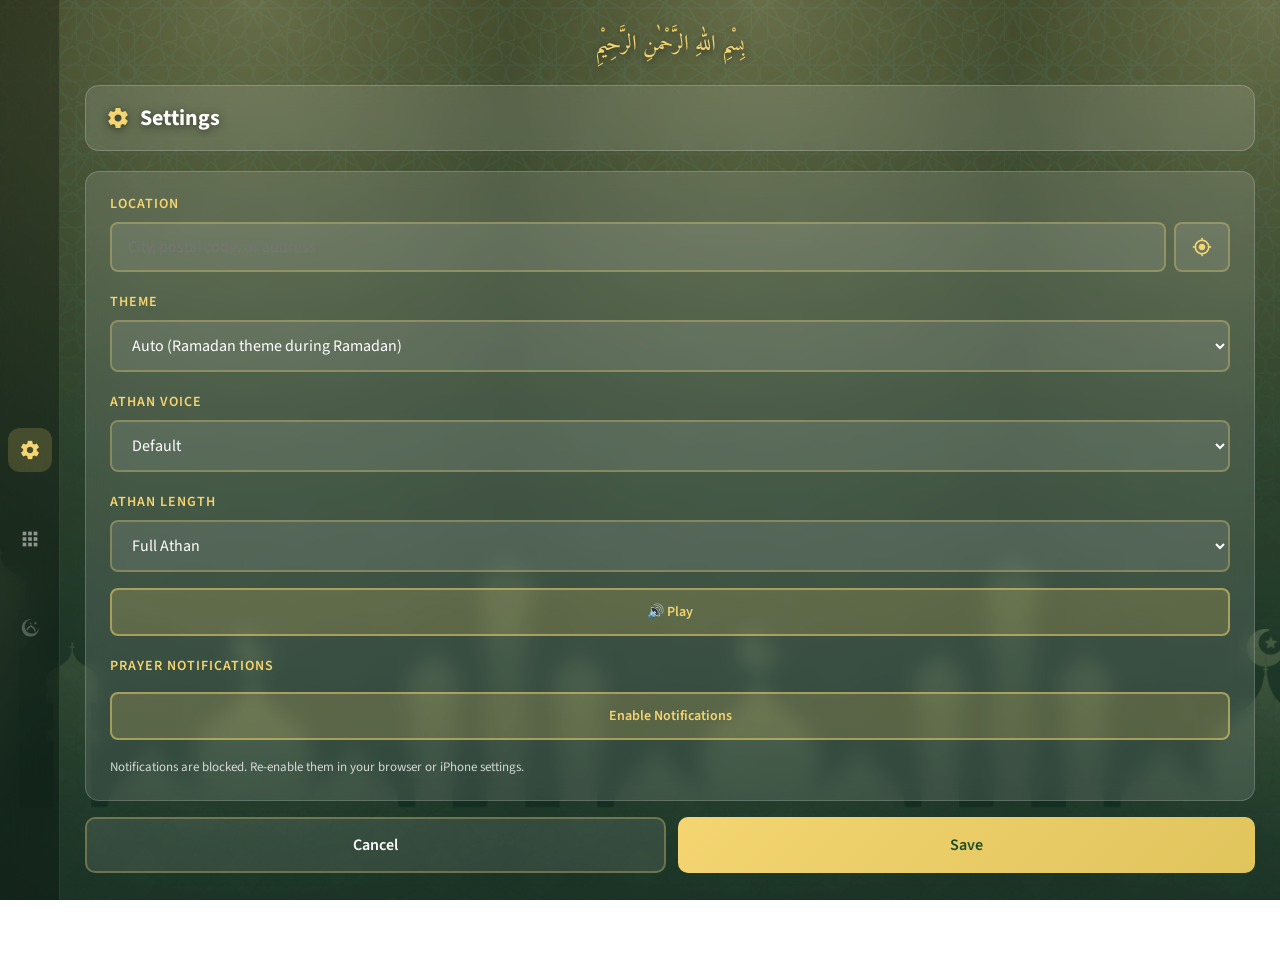
<file: settings.html>
<!DOCTYPE html>
<html lang="en">
<head>
<meta charset="UTF-8">
<meta name="viewport" content="width=device-width, initial-scale=1.0, viewport-fit=cover">

<title>Settings - Nimazi</title>

<link href="https://fonts.googleapis.com/css2?family=Amiri:wght@400;700&family=Source+Sans+3:wght@300;400;600;700&display=swap" rel="stylesheet">
<link href="https://fonts.googleapis.com/icon?family=Material+Icons" rel="stylesheet">
<link href="css/styles.css" rel="stylesheet">

<link rel="icon" type="image/png" href="assets/favicon/favicon-96x96.png" sizes="96x96" />
<link rel="icon" type="image/svg+xml" href="assets/favicon/favicon.svg" />
<link rel="shortcut icon" href="assets/favicon/favicon.ico" />
<link rel="apple-touch-icon" sizes="180x180" href="assets/favicon/apple-touch-icon.png" />
<meta name="apple-mobile-web-app-title" content="Nimazi" />
<link rel="manifest" href="assets/favicon/site.webmanifest" />
</head>

<body class="settingsPage">
<script>
(function(){try{var s=JSON.parse(localStorage.getItem('athanClockSettings')||'{}'),t=s.theme||'auto';if(t==='ramadan'){document.body.classList.add('ramadan-mode');}else if(t==='kids'){document.body.classList.add('kids-mode');}else if(t==='auto'){var n=new Date(),y=n.getFullYear(),rd={2025:[new Date(2025,2,1),new Date(2025,2,30)],2026:[new Date(2026,1,17),new Date(2026,2,18)],2027:[new Date(2027,1,6),new Date(2027,2,7)]};if(rd[y]&&n>=rd[y][0]&&n<=rd[y][1])document.body.classList.add('ramadan-mode');}}catch(e){}})();
</script>
<div class="pattern-overlay"></div>
<div class="geometric-pattern"></div>

<div class="container">
    <div class="bismillah">بِسْمِ اللهِ الرَّحْمٰنِ الرَّحِيْمِ</div>

    <div class="settings-page-header">
        <h1 class="settings-page-title">
            <span class="material-icons settings-page-title-icon">settings</span>
            Settings
        </h1>
    </div>

    <div class="settings-page-body">
        <div class="settings-page-card">

            <div class="form-group">
                <label for="locationInput">Location</label>
                <div class="zip-input-group">
                    <input type="text" id="locationInput" placeholder="City, postal code, or address">
                    <button type="button" class="detect-location-button" id="detectLocationButton" onclick="detectLocation()" title="Detect my location">
                        <span class="material-icons">my_location</span>
                    </button>
                </div>
            </div>

            <div class="form-group">
                <label for="themeSelect">Theme</label>
                <select id="themeSelect">
                    <option value="auto">Auto (Ramadan theme during Ramadan)</option>
                    <option value="default">Default (Green)</option>
                    <option value="ramadan">Ramadan (Golden)</option>
                    <option value="kids">Kids (Colorful &amp; Fun)</option>
                </select>
            </div>

            <div class="form-group">
                <label for="athanSelect">Athan Voice</label>
                <select id="athanSelect">
                    <option value="default">Default</option>
                    <option value="Makkah">Makkah</option>
                    <option value="Madinah">Madinah</option>
                    <option value="Alaqsa">Al-Aqsa</option>
                    <option value="Al-Hussaini">Al-Hussaini</option>
                    <option value="Hafez">Hafez</option>
                    <option value="Minshawi">Minshawi</option>
                    <option value="Naghshbandi">Naghshbandi</option>
                    <option value="Saber">Saber</option>
                    <option value="Sharif">Sharif</option>
                </select>
            </div>

            <div class="form-group">
                <label for="athanLengthSelect">Athan Length</label>
                <select id="athanLengthSelect">
                    <option value="full">Full Athan</option>
                    <option value="short">Short Athan (15 seconds)</option>
                </select>
                <button type="button" class="preview-athan-button" id="previewAthanButton" onclick="previewAthan()">🔊 Play</button>
            </div>

            <div class="form-group">
                <label for="notificationPermissionButton">Prayer Notifications</label>
                <button type="button" class="preview-athan-button" id="notificationPermissionButton" onclick="requestPrayerNotifications()">Enable Notifications</button>
                <div class="settings-help-text" id="notificationStatus">Notifications are currently off.</div>
            </div>

        </div>

        <div class="settings-page-actions">
            <button class="settings-cancel-button" onclick="cancelSettings()">Cancel</button>
            <button class="settings-save-button" onclick="saveSettings()">Save</button>
        </div>

        <div class="settings-copyright">
            <a href="https://nimazi.com" target="_blank" rel="noopener noreferrer">Nimazi</a> by <a href="https://sazzad.me" target="_blank" rel="noopener noreferrer">Sazzad Hossain</a>
        </div>
    </div>

</div><!-- /.container -->

<!-- Desktop Side Navigation -->
<nav class="desktop-side-nav">
    <a href="index.html" class="side-nav-item" aria-label="Prayer Times">
        <span class="material-icons">accessibility_new</span>
        <span class="side-nav-tooltip">Prayer</span>
    </a>
    <a href="guide.html" class="side-nav-item" aria-label="Prayer Guide">
        <span class="material-icons">clean_hands</span>
        <span class="side-nav-tooltip">Guide</span>
    </a>
    <a href="settings.html" class="side-nav-item active" aria-label="Settings">
        <span class="material-icons">settings</span>
        <span class="side-nav-tooltip">Settings</span>
    </a>
    <a href="tools.html" class="side-nav-item" aria-label="More Tools">
        <span class="material-icons">apps</span>
        <span class="side-nav-tooltip">Tools</span>
    </a>
    <a href="about.html" class="side-nav-item" aria-label="About">
        <svg class="nav-symbol-img" viewBox="0 0 1024 1024" fill="currentColor" xmlns="http://www.w3.org/2000/svg" aria-hidden="true"><path d="M531.21 266.467L531.5 266.5C532.06 267.165 528.29 273.068 527.505 274.559C511.655 304.697 534.85 337.921 569.81 338.561C578.92 338.728 588.835 335.022 595.61 328.365C587.48 346.514 574.745 354.565 555.86 358.577C558.265 368.894 559.135 371.158 557.03 381.871C577.205 423.683 603.365 436.085 640.08 459.252C670.715 480.492 706.63 507.12 723.03 541.5C749.795 597.625 738.515 646.98 681.54 674.615C686.91 652.685 689.19 631.635 684.81 609.44C678.155 575.7 658.335 547.125 631.005 526.81C622.495 520.485 611.52 513.445 602.535 507.42C582.88 494.362 566.055 482.361 550.355 464.647C521.245 499.377 484.267 512.91 453.109 543.86C426.913 569.88 415.474 596.22 415.451 632.815C386.454 603.98 362.011 576.615 385.617 534.78C404.787 500.805 436.61 477.931 468.299 456.509C482.026 447.228 496.644 439.053 509.095 428.087C525.105 414.054 534.28 399.421 544.79 381.376C541.905 372.601 543.555 367.442 546.045 358.799C544.66 358.467 543.285 358.114 541.915 357.741C497.101 345.405 490.624 289.397 531.21 266.467Z"/><path d="M721.495 252.77C722.835 254.143 737.395 294.47 739.645 299.963C754.995 301.066 772.365 300.899 788.065 301.539C776.145 312.319 762.8 323.345 750.495 333.863C754.145 346.25 760.96 369.33 763.405 381.727C750.035 373.044 736.91 363.714 723.35 354.951C720.805 356.202 713.33 361.784 710.735 363.654C701.865 370.145 692.915 376.529 683.885 382.802C687.205 367.314 691.73 350.344 695.655 334.882C691.78 331.07 686.455 327.156 682.135 323.694C673.7 317.028 665.38 310.222 657.175 303.28L706.095 300.449C711.07 284.505 716.2 268.611 721.495 252.77Z"/><path d="M525.5 171C535.921 171 546.232 171.471 556.414 172.39C414.686 186.48 304 306.063 304 451.5C304 606.416 429.584 732 584.5 732C729.937 732 849.52 621.314 863.609 479.585C864.528 489.767 865 510.5 865 510.5C865 698.001 713.001 850 525.5 850C337.999 850 186 698.001 186 510.5C186 322.999 337.999 171 525.5 171Z"/></svg>
        <span class="side-nav-tooltip">About</span>
    </a>
</nav>

<!-- Mobile Bottom Navigation -->
<div class="mobile-bottom-nav">
    <a href="index.html" class="bottom-nav-item" aria-label="Prayer Times">
        <span class="material-icons">accessibility_new</span>
        <span class="bottom-nav-label">Prayer</span>
    </a>
    <a href="guide.html" class="bottom-nav-item" aria-label="Prayer Guide">
        <span class="material-icons">clean_hands</span>
        <span class="bottom-nav-label">Guide</span>
    </a>
    <a href="settings.html" class="bottom-nav-item active" aria-label="Settings">
        <span class="material-icons">settings</span>
        <span class="bottom-nav-label">Settings</span>
    </a>
    <a href="about.html" class="bottom-nav-item" aria-label="About">
        <svg class="nav-symbol-img" viewBox="0 0 1024 1024" fill="currentColor" xmlns="http://www.w3.org/2000/svg" aria-hidden="true"><path d="M531.21 266.467L531.5 266.5C532.06 267.165 528.29 273.068 527.505 274.559C511.655 304.697 534.85 337.921 569.81 338.561C578.92 338.728 588.835 335.022 595.61 328.365C587.48 346.514 574.745 354.565 555.86 358.577C558.265 368.894 559.135 371.158 557.03 381.871C577.205 423.683 603.365 436.085 640.08 459.252C670.715 480.492 706.63 507.12 723.03 541.5C749.795 597.625 738.515 646.98 681.54 674.615C686.91 652.685 689.19 631.635 684.81 609.44C678.155 575.7 658.335 547.125 631.005 526.81C622.495 520.485 611.52 513.445 602.535 507.42C582.88 494.362 566.055 482.361 550.355 464.647C521.245 499.377 484.267 512.91 453.109 543.86C426.913 569.88 415.474 596.22 415.451 632.815C386.454 603.98 362.011 576.615 385.617 534.78C404.787 500.805 436.61 477.931 468.299 456.509C482.026 447.228 496.644 439.053 509.095 428.087C525.105 414.054 534.28 399.421 544.79 381.376C541.905 372.601 543.555 367.442 546.045 358.799C544.66 358.467 543.285 358.114 541.915 357.741C497.101 345.405 490.624 289.397 531.21 266.467Z"/><path d="M721.495 252.77C722.835 254.143 737.395 294.47 739.645 299.963C754.995 301.066 772.365 300.899 788.065 301.539C776.145 312.319 762.8 323.345 750.495 333.863C754.145 346.25 760.96 369.33 763.405 381.727C750.035 373.044 736.91 363.714 723.35 354.951C720.805 356.202 713.33 361.784 710.735 363.654C701.865 370.145 692.915 376.529 683.885 382.802C687.205 367.314 691.73 350.344 695.655 334.882C691.78 331.07 686.455 327.156 682.135 323.694C673.7 317.028 665.38 310.222 657.175 303.28L706.095 300.449C711.07 284.505 716.2 268.611 721.495 252.77Z"/><path d="M525.5 171C535.921 171 546.232 171.471 556.414 172.39C414.686 186.48 304 306.063 304 451.5C304 606.416 429.584 732 584.5 732C729.937 732 849.52 621.314 863.609 479.585C864.528 489.767 865 510.5 865 510.5C865 698.001 713.001 850 525.5 850C337.999 850 186 698.001 186 510.5C186 322.999 337.999 171 525.5 171Z"/></svg>
        <span class="bottom-nav-label">About</span>
    </a>
</div>

<audio id="athanAudio" preload="auto">
    <source src="athan/default.mp3" type="audio/mpeg">
</audio>

<script src="js/utils.js"></script>
<script src="js/guide.js"></script>
<script src="js/settings.js"></script>
</body>
</html>
</file>
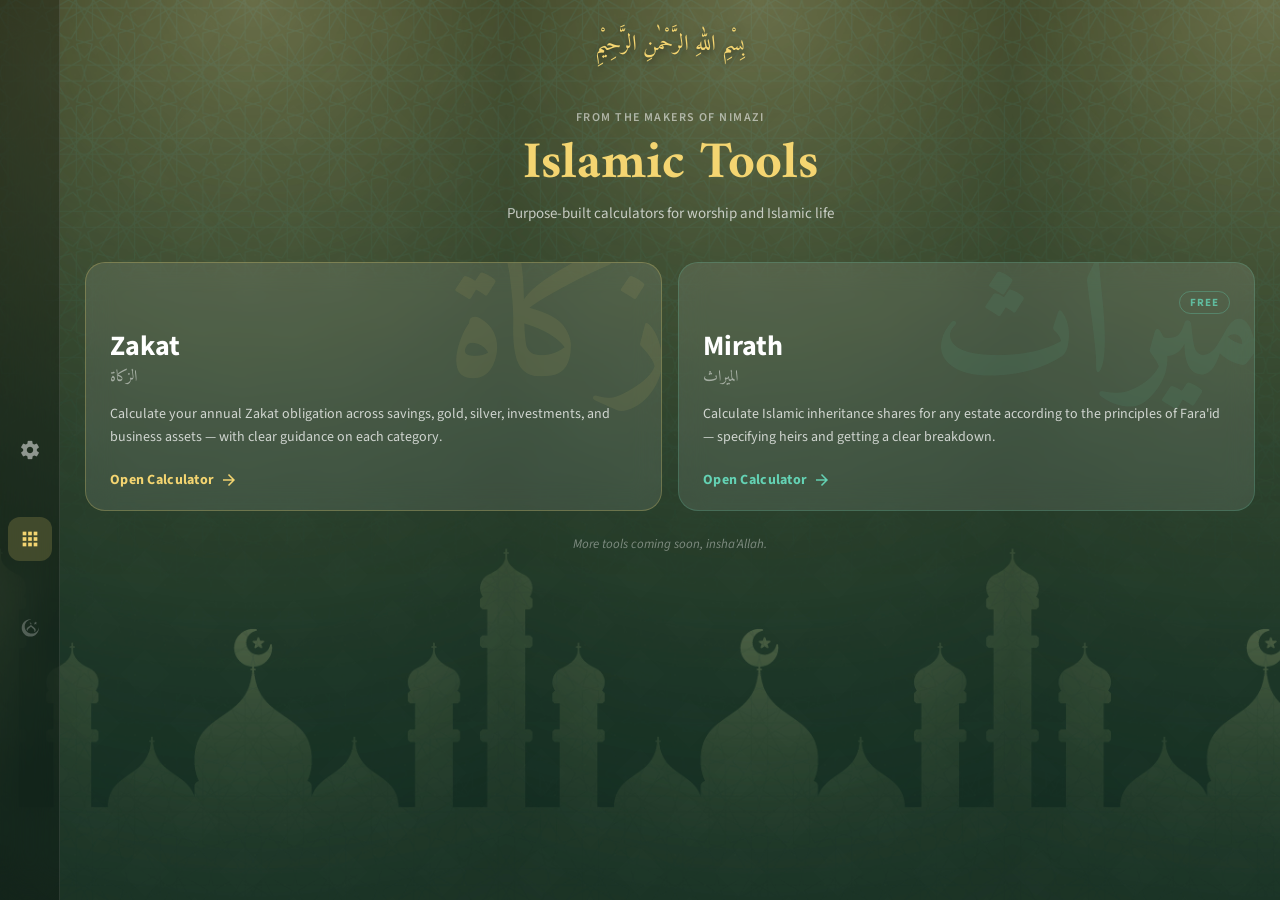
<file: tools.html>
<!DOCTYPE html>
<html lang="en">
<head>
<meta charset="UTF-8">
<meta name="viewport" content="width=device-width, initial-scale=1.0, viewport-fit=cover">

<title>Islamic Tools - Nimazi</title>

<link href="https://fonts.googleapis.com/css2?family=Amiri:wght@400;700&family=Source+Sans+3:wght@300;400;600;700&display=swap" rel="stylesheet">
<link href="https://fonts.googleapis.com/icon?family=Material+Icons" rel="stylesheet">
<link href="css/styles.css" rel="stylesheet">

<link rel="icon" type="image/png" href="assets/favicon/favicon-96x96.png" sizes="96x96" />
<link rel="icon" type="image/svg+xml" href="assets/favicon/favicon.svg" />
<link rel="shortcut icon" href="assets/favicon/favicon.ico" />
<link rel="apple-touch-icon" sizes="180x180" href="assets/favicon/apple-touch-icon.png" />
<meta name="apple-mobile-web-app-title" content="Nimazi" />
<link rel="manifest" href="assets/favicon/site.webmanifest" />
</head>

<body class="toolsPage">
<script>
(function(){try{var s=JSON.parse(localStorage.getItem('athanClockSettings')||'{}'),t=s.theme||'auto';if(t==='ramadan'){document.body.classList.add('ramadan-mode');}else if(t==='kids'){document.body.classList.add('kids-mode');}else if(t==='auto'){var n=new Date(),y=n.getFullYear(),rd={2025:[new Date(2025,2,1),new Date(2025,2,30)],2026:[new Date(2026,1,17),new Date(2026,2,18)],2027:[new Date(2027,1,6),new Date(2027,2,7)]};if(rd[y]&&n>=rd[y][0]&&n<=rd[y][1])document.body.classList.add('ramadan-mode');}}catch(e){}})();
</script>
<div class="pattern-overlay"></div>
<div class="geometric-pattern"></div>

<div class="container">
    <div class="bismillah">بِسْمِ اللهِ الرَّحْمٰنِ الرَّحِيْمِ</div>

    <div class="tools-hero">
        <p class="tools-hero-eyebrow">From the makers of Nimazi</p>
        <h1 class="tools-hero-title">Islamic Tools</h1>
        <p class="tools-hero-subtitle">Purpose-built calculators for worship and Islamic life</p>
    </div>

    <div class="tools-cards">

        <a href="https://zakat.nimazi.com/" target="_blank" rel="noopener noreferrer" class="tool-card tool-card-zakat">
            <div class="tool-card-watermark">زكاة</div>
            <div class="tool-card-body">
                <div class="tool-card-header">
                    <span class="material-icons tool-card-icon">volunteer_activism</span>
                    <span class="tool-card-badge">Free</span>
                </div>
                <h2 class="tool-card-name">Zakat</h2>
                <p class="tool-card-arabic-sub">الزكاة</p>
                <p class="tool-card-desc">Calculate your annual Zakat obligation across savings, gold, silver, investments, and business assets — with clear guidance on each category.</p>
                <div class="tool-card-cta">
                    Open Calculator
                    <span class="material-icons">arrow_forward</span>
                </div>
            </div>
        </a>

        <a href="https://mirath.nimazi.com/" target="_blank" rel="noopener noreferrer" class="tool-card tool-card-mirath">
            <div class="tool-card-watermark">ميراث</div>
            <div class="tool-card-body">
                <div class="tool-card-header">
                    <span class="material-icons tool-card-icon">account_tree</span>
                    <span class="tool-card-badge">Free</span>
                </div>
                <h2 class="tool-card-name">Mirath</h2>
                <p class="tool-card-arabic-sub">الميراث</p>
                <p class="tool-card-desc">Calculate Islamic inheritance shares for any estate according to the principles of Fara'id — specifying heirs and getting a clear breakdown.</p>
                <div class="tool-card-cta">
                    Open Calculator
                    <span class="material-icons">arrow_forward</span>
                </div>
            </div>
        </a>

    </div>

    <p class="tools-coming-soon">More tools coming soon, insha'Allah.</p>

</div>

<!-- Desktop Side Navigation -->
<nav class="desktop-side-nav">
    <a href="index.html" class="side-nav-item" aria-label="Prayer Times">
        <span class="material-icons">accessibility_new</span>
        <span class="side-nav-tooltip">Prayer</span>
    </a>
    <a href="guide.html" class="side-nav-item" aria-label="Prayer Guide">
        <span class="material-icons">clean_hands</span>
        <span class="side-nav-tooltip">Guide</span>
    </a>
    <a href="settings.html" class="side-nav-item" aria-label="Settings">
        <span class="material-icons">settings</span>
        <span class="side-nav-tooltip">Settings</span>
    </a>
    <a href="tools.html" class="side-nav-item active" aria-label="More Tools">
        <span class="material-icons">apps</span>
        <span class="side-nav-tooltip">Tools</span>
    </a>
    <a href="about.html" class="side-nav-item" aria-label="About">
        <svg class="nav-symbol-img" viewBox="0 0 1024 1024" fill="currentColor" xmlns="http://www.w3.org/2000/svg" aria-hidden="true"><path d="M531.21 266.467L531.5 266.5C532.06 267.165 528.29 273.068 527.505 274.559C511.655 304.697 534.85 337.921 569.81 338.561C578.92 338.728 588.835 335.022 595.61 328.365C587.48 346.514 574.745 354.565 555.86 358.577C558.265 368.894 559.135 371.158 557.03 381.871C577.205 423.683 603.365 436.085 640.08 459.252C670.715 480.492 706.63 507.12 723.03 541.5C749.795 597.625 738.515 646.98 681.54 674.615C686.91 652.685 689.19 631.635 684.81 609.44C678.155 575.7 658.335 547.125 631.005 526.81C622.495 520.485 611.52 513.445 602.535 507.42C582.88 494.362 566.055 482.361 550.355 464.647C521.245 499.377 484.267 512.91 453.109 543.86C426.913 569.88 415.474 596.22 415.451 632.815C386.454 603.98 362.011 576.615 385.617 534.78C404.787 500.805 436.61 477.931 468.299 456.509C482.026 447.228 496.644 439.053 509.095 428.087C525.105 414.054 534.28 399.421 544.79 381.376C541.905 372.601 543.555 367.442 546.045 358.799C544.66 358.467 543.285 358.114 541.915 357.741C497.101 345.405 490.624 289.397 531.21 266.467Z"/><path d="M721.495 252.77C722.835 254.143 737.395 294.47 739.645 299.963C754.995 301.066 772.365 300.899 788.065 301.539C776.145 312.319 762.8 323.345 750.495 333.863C754.145 346.25 760.96 369.33 763.405 381.727C750.035 373.044 736.91 363.714 723.35 354.951C720.805 356.202 713.33 361.784 710.735 363.654C701.865 370.145 692.915 376.529 683.885 382.802C687.205 367.314 691.73 350.344 695.655 334.882C691.78 331.07 686.455 327.156 682.135 323.694C673.7 317.028 665.38 310.222 657.175 303.28L706.095 300.449C711.07 284.505 716.2 268.611 721.495 252.77Z"/><path d="M525.5 171C535.921 171 546.232 171.471 556.414 172.39C414.686 186.48 304 306.063 304 451.5C304 606.416 429.584 732 584.5 732C729.937 732 849.52 621.314 863.609 479.585C864.528 489.767 865 510.5 865 510.5C865 698.001 713.001 850 525.5 850C337.999 850 186 698.001 186 510.5C186 322.999 337.999 171 525.5 171Z"/></svg>
        <span class="side-nav-tooltip">About</span>
    </a>
</nav>

<!-- Mobile Bottom Navigation -->
<div class="mobile-bottom-nav">
    <a href="index.html" class="bottom-nav-item" aria-label="Prayer Times">
        <span class="material-icons">accessibility_new</span>
        <span class="bottom-nav-label">Prayer</span>
    </a>
    <a href="guide.html" class="bottom-nav-item" aria-label="Prayer Guide">
        <span class="material-icons">clean_hands</span>
        <span class="bottom-nav-label">Guide</span>
    </a>
    <a href="settings.html" class="bottom-nav-item" aria-label="Settings">
        <span class="material-icons">settings</span>
        <span class="bottom-nav-label">Settings</span>
    </a>
    <a href="about.html" class="bottom-nav-item" aria-label="About">
        <svg class="nav-symbol-img" viewBox="0 0 1024 1024" fill="currentColor" xmlns="http://www.w3.org/2000/svg" aria-hidden="true"><path d="M531.21 266.467L531.5 266.5C532.06 267.165 528.29 273.068 527.505 274.559C511.655 304.697 534.85 337.921 569.81 338.561C578.92 338.728 588.835 335.022 595.61 328.365C587.48 346.514 574.745 354.565 555.86 358.577C558.265 368.894 559.135 371.158 557.03 381.871C577.205 423.683 603.365 436.085 640.08 459.252C670.715 480.492 706.63 507.12 723.03 541.5C749.795 597.625 738.515 646.98 681.54 674.615C686.91 652.685 689.19 631.635 684.81 609.44C678.155 575.7 658.335 547.125 631.005 526.81C622.495 520.485 611.52 513.445 602.535 507.42C582.88 494.362 566.055 482.361 550.355 464.647C521.245 499.377 484.267 512.91 453.109 543.86C426.913 569.88 415.474 596.22 415.451 632.815C386.454 603.98 362.011 576.615 385.617 534.78C404.787 500.805 436.61 477.931 468.299 456.509C482.026 447.228 496.644 439.053 509.095 428.087C525.105 414.054 534.28 399.421 544.79 381.376C541.905 372.601 543.555 367.442 546.045 358.799C544.66 358.467 543.285 358.114 541.915 357.741C497.101 345.405 490.624 289.397 531.21 266.467Z"/><path d="M721.495 252.77C722.835 254.143 737.395 294.47 739.645 299.963C754.995 301.066 772.365 300.899 788.065 301.539C776.145 312.319 762.8 323.345 750.495 333.863C754.145 346.25 760.96 369.33 763.405 381.727C750.035 373.044 736.91 363.714 723.35 354.951C720.805 356.202 713.33 361.784 710.735 363.654C701.865 370.145 692.915 376.529 683.885 382.802C687.205 367.314 691.73 350.344 695.655 334.882C691.78 331.07 686.455 327.156 682.135 323.694C673.7 317.028 665.38 310.222 657.175 303.28L706.095 300.449C711.07 284.505 716.2 268.611 721.495 252.77Z"/><path d="M525.5 171C535.921 171 546.232 171.471 556.414 172.39C414.686 186.48 304 306.063 304 451.5C304 606.416 429.584 732 584.5 732C729.937 732 849.52 621.314 863.609 479.585C864.528 489.767 865 510.5 865 510.5C865 698.001 713.001 850 525.5 850C337.999 850 186 698.001 186 510.5C186 322.999 337.999 171 525.5 171Z"/></svg>
        <span class="bottom-nav-label">About</span>
    </a>
</div>

<script src="js/utils.js"></script>
</body>
</html>
</file>
<file: css/styles.css>
/* ============================================================
   DESIGN TOKENS
   Central place for theme colors — update here, applies everywhere.
   ============================================================ */
:root {
    --color-accent:        #f4d571;
    --color-accent-dark:   #e0c45c;
    --color-green-deep:    #1a4d2e;
    --color-green-text:    #0f2818;
    --color-ramadan:       #8b6914;
    --color-ramadan-dark:  #6b5016;
}

* {
    margin: 0;
    padding: 0;
    box-sizing: border-box;
}

body, html {
    width: 100%;
    height: 100vh;
    font-family: 'Source Sans 3', sans-serif;
    color: #fff;
    overflow-x: hidden;
    overflow-y: auto;
    background: url('../assets/images/bg-green-mobile.jpg') bottom left / auto 100% repeat-x fixed;
    position: relative;
}

body::before {
    content: '';
    position: fixed;
    top: 0;
    left: 0;
    width: 100%;
    height: 100%;
    background: rgba(0, 0, 0, 0.4);
    pointer-events: none;
    z-index: 1;
}

body .container {
    position: relative;
    z-index: 10;
}

/* Ramadan Theme - Golden Light with Background Image */
body.ramadan-mode {
    background: url('../assets/images/bg-ramadan.jpg') center center / cover no-repeat fixed;
    color: #3a3939;
}

body.ramadan-mode::before {
    content: '';
    position: fixed;
    top: 0;
    left: 0;
    width: 100%;
    height: 100%;
    background: rgba(255, 255, 255, 0.3);
    pointer-events: none;
    z-index: 1;
}

body.ramadan-mode .container {
    position: relative;
    z-index: 10;
}

body.ramadan-mode .bismillah {
    color: #6b5016;
    text-shadow: none;
}

body.ramadan-mode .current-time {
    color: #8b6914;
    text-shadow: none;
}

body.ramadan-mode .athan-button {
    background: linear-gradient(135deg, #d4a54a 0%, #b8903e 100%);
    color: #2c1f0a;
    font-weight: 600;
}

body.ramadan-mode .settings-button {
    background: #ffffff;
    border: 1px solid #d4a54a;
    color: #6b5016;
    font-weight: 600;
}

body.ramadan-mode .gregorian-date,
body.ramadan-mode .hijri-date {
    background: rgba(139, 105, 20, 0.15);
    border: 1px solid rgba(107, 80, 22, 0.4);
    color: #6b5016;
    font-weight: 500;
    text-shadow: none;
}

body.ramadan-mode .next-prayer-section {
    background: rgba(255, 255, 255, 0.8);
    border: 2px solid rgba(139, 105, 20, 0.4);
}

body.ramadan-mode .next-prayer-info-label,
body.ramadan-mode .next-prayer-time-label,
body.ramadan-mode .countdown-label {
    color: #6b5016;
    font-weight: 500;
    text-shadow: none;
}

body.ramadan-mode .next-prayer-name {
    color: #8b6914;
    font-weight: 700;
    text-shadow: none;
}

body.ramadan-mode .next-prayer-time {
    color: #6b5016;
    font-weight: 700;
    text-shadow: none;
}

body.ramadan-mode .countdown {
    color: #8b6914;
    font-weight: 600;
    text-shadow: none;
}

body.ramadan-mode .prayer-card {
    background: rgba(255, 255, 255, 0.8);
    border: 2px solid rgba(139, 105, 20, 0.3);
}

body.ramadan-mode .prayer-card.active {
    background: rgba(255, 255, 255, 0.95);
    border-color: #8b6914;
    border-width: 3px;
    box-shadow: 0 4px 12px rgba(139, 105, 20, 0.3);
}

body.ramadan-mode .prayer-card .prayer-label {
    color: #6b5016;
    font-weight: 600;
    text-shadow: none;
}

body.ramadan-mode .prayer-name {
    color: #6b5016;
    font-weight: 700;
    text-shadow: none;
}

body.ramadan-mode .prayer-time {
    color: #8b6914;
    font-weight: 600;
    text-shadow: none;
}

body.ramadan-mode .ramadan-banner {
    background: rgba(139, 105, 20, 0.15);
    color: #6b5016;
    border: 2px solid rgba(107, 80, 22, 0.4);
}

body.ramadan-mode .ramadan-time-box {
    background: rgba(255, 255, 255, 0.6);
    border-color: rgba(139, 105, 20, 0.4);
}

body.ramadan-mode .prayer-card.ramadan-special {
    background: rgba(255, 255, 255, 0.95);
    border-color: #8b6914;
    border-width: 3px;
    box-shadow: 0 0 20px rgba(139, 105, 20, 0.3);
}

/* ==================== KIDS THEME ==================== */
body.kids-mode {
    background: #FFF8DC;
    background-image: url('../assets/images/bg-kids.jpg');
    background-size: cover;
    background-position: center bottom;
    background-attachment: fixed;
    font-family: 'Source Sans 3', sans-serif;
    color: #131313;
}

body.kids-mode::before {
    background: rgba(0, 0, 0, 0.2);
}

body.kids-mode .header {
    background: transparent;
    padding: 15px 20px;
    margin-bottom: 15px;
    flex-direction: row;
    align-items: flex-start;
    justify-content: space-between;
}

body.kids-mode .header-left {
    margin-bottom: 0;
    text-align: left;
}

body.kids-mode .bismillah {
    color: #00CED1;
    text-shadow:
        3px 3px 0px #FFF,
        -2px -2px 0px #FFF,
        2px -2px 0px #FFF,
        -2px 2px 0px #FFF,
        0 0 10px rgba(255, 255, 255, 0.8);
    font-size: 18px;
    font-weight: 800;
    margin-bottom: 8px;
}

body.kids-mode .current-time {
    color: #FF1493;
    text-shadow:
        4px 4px 0px #FFF,
        -3px -3px 0px #FFF,
        3px -3px 0px #FFF,
        -3px 3px 0px #FFF,
        0 0 15px rgba(255, 255, 255, 0.9);
    font-family: 'Source Sans 3', sans-serif;
    font-weight: 900;
    font-size: 56px;
    letter-spacing: 3px;
}

body.kids-mode .athan-button-container {
    margin-bottom: 10px;
}

body.kids-mode .athan-button {
    background: linear-gradient(135deg, #FF69B4 0%, #FF1493 100%);
    color: #FFF;
    font-weight: 800;
    border: 3px solid #FFF;
    font-size: 15px;
    border-radius: 25px;
    padding: 12px 28px;
    box-shadow: 0 4px 15px rgba(255, 20, 147, 0.5);
    text-shadow: 1px 1px 2px rgba(0, 0, 0, 0.3);
}

body.kids-mode .athan-button:hover {
    background: linear-gradient(135deg, #FF1493 0%, #FF69B4 100%);
    transform: translateY(-3px) scale(1.08);
    box-shadow: 0 6px 25px rgba(255, 20, 147, 0.7);
    border-color: #FFD700;
}

body.kids-mode .date-info {
    justify-content: flex-end;
}

body.kids-mode .date-container {
    flex-direction: column;
    gap: 4px;
    align-items: flex-end;
}

body.kids-mode .gregorian-date,
body.kids-mode .hijri-date {
    background: #FFF;
    border: 3px solid #FF8C00;
    color: #000;
    font-weight: 800;
    text-shadow: none;
    border-radius: 12px;
    padding: 8px 14px;
    font-size: 12px;
    box-shadow: 0 4px 12px rgba(255, 140, 0, 0.4);
}

body.kids-mode .settings-button {
    background: #00CED1;
    border: 3px solid #FFF;
    color: #FFF;
    font-size: 24px;
    border-radius: 50%;
    width: 50px;
    height: 50px;
    box-shadow: 0 4px 15px rgba(0, 206, 209, 0.5);
    text-shadow: 1px 1px 2px rgba(0, 0, 0, 0.3);
}

body.kids-mode .settings-button:hover {
    background: #FFD700;
    color: #000;
    border-color: #FF8C00;
    box-shadow: 0 6px 20px rgba(255, 215, 0, 0.6);
    text-shadow: none;
}

body.kids-mode .next-prayer-section {
    background: #FFD700;
    border: none;
    border-radius: 20px;
    box-shadow: 0 6px 20px rgba(255, 215, 0, 0.4);
    padding: 20px;
}

body.kids-mode .next-prayer-info-label,
body.kids-mode .next-prayer-time-label,
body.kids-mode .countdown-label {
    color: #000;
    font-weight: 700;
    text-shadow: none;
    text-transform: uppercase;
    font-size: 11px;
    letter-spacing: 0.5px;
}

body.kids-mode .next-prayer-name,
body.kids-mode .next-prayer-time {
    color: #000;
    font-weight: 900;
    text-shadow: none;
    font-size: 26px;
}

body.kids-mode .countdown {
    color: #000;
    font-weight: 700;
    text-shadow: none;
    font-size: 16px;
}

body.kids-mode .date-navigation-badge {
    background: #FFD700;
    border: none;
    border-radius: 15px;
}

body.kids-mode .date-badge-date {
    color: #000;
    font-weight: 700;
    text-shadow: none;
}

body.kids-mode .back-to-today-button {
    background: #00CED1;
    color: #000;
    border: none;
    font-weight: 700;
}

body.kids-mode .back-to-today-button:hover {
    background: #48D1CC;
    transform: scale(1.05);
}

body.kids-mode .date-nav-button {
    background: #00CED1;
    border: none;
    color: #000;
    font-size: 16px;
    font-weight: 700;
}

body.kids-mode .date-nav-button:hover:not(:disabled) {
    background: #48D1CC;
    transform: translateY(-50%) scale(1.1);
    box-shadow: 0 0 10px rgba(0, 206, 209, 0.4);
}

body.kids-mode .prayer-grid {
    grid-template-columns: repeat(3, 1fr);
    gap: 15px;
    margin-bottom: 20px;
}

body.kids-mode .prayer-card {
    background: #ffffff;
    border: none;
    border-radius: 20px;
    box-shadow: 0 4px 10px rgba(0, 206, 209, 0.3);
    padding: 18px 14px;
    display: flex;
    flex-direction: column;
    align-items: center;
    justify-content: center;
    gap: 6px;
    min-height: 110px;
}

body.kids-mode .prayer-card:hover {
    transform: translateY(-3px);
    box-shadow: 0 6px 15px rgba(0, 206, 209, 0.4);
}

body.kids-mode .prayer-card.active {
    background: #00CED1;
    box-shadow: 0 6px 20px rgba(160, 231, 229, 0.6);
    border-top: 5px solid #f4d571;
}

body.kids-mode .prayer-card.active:before {
    display: none;
}

body.kids-mode .prayer-card.passed {
    opacity: 0.7;
}

body.kids-mode .prayer-card .prayer-label {
    background: transparent;
    color: #000;
    font-weight: 700;
    text-shadow: none;
    border-radius: 0;
    font-size: 11px;
    text-transform: uppercase;
    letter-spacing: 0.8px;
    margin-bottom: 4px;
}

body.kids-mode .prayer-name {
    color: #000;
    font-weight: 700;
    text-shadow: none;
    font-size: 15px;
}

body.kids-mode .prayer-time {
    color: #000;
    font-weight: 900;
    text-shadow: none;
    font-size: 22px;
}

body.kids-mode .ramadan-banner {
    background: #FFD700;
    color: #000;
    border: none;
    border-radius: 20px;
    box-shadow: 0 4px 15px rgba(255, 215, 0, 0.4);
}

body.kids-mode .ramadan-banner h2 {
    color: #000;
    text-shadow: none;
    font-size: 20px;
}

body.kids-mode .ramadan-time-box {
    background: #00CED1;
    border: none;
    border-radius: 15px;
}

body.kids-mode .ramadan-time-box h3 {
    color: #000;
    font-weight: 700;
}

body.kids-mode .ramadan-time-box .time {
    color: #000;
    font-weight: 900;
}

body.kids-mode .ramadan-time-box .note {
    color: #2c2c2c;
}

/* Kids theme modals */
body.kids-mode .prayer-modal-content,
body.kids-mode .prayer-details-content,
body.kids-mode .settings-modal-content {
    background: #FFF;
    border: none;
    border-radius: 20px;
    box-shadow: 0 10px 40px rgba(0, 0, 0, 0.2);
}

body.kids-mode .prayer-modal h2,
body.kids-mode .prayer-details-content h2,
body.kids-mode .settings-modal-content h2 {
    color: #000;
    text-shadow: none;
}

body.kids-mode .prayer-modal-time,
body.kids-mode .prayer-details-time {
    color: #00CED1;
    font-weight: 900;
    text-shadow: none;
}

body.kids-mode .prayer-modal-button,
body.kids-mode .modal-close {
    background: #00CED1;
    color: #000;
    border: none;
    font-weight: 700;
}

body.kids-mode .settings-save-button {
    background: #00CED1;
    color: #000;
    border: none;
    font-weight: 700;
}

body.kids-mode .settings-cancel-button {
    background: #E0E0E0;
    color: #000;
    border: none;
    font-weight: 600;
}

body.kids-mode .settings-copyright {
    color: #666;
    font-weight: 600;
}

body.kids-mode .settings-copyright a {
    color: #00CED1;
    font-weight: 700;
}

body.kids-mode .form-group label {
    color: #2c2c2c;
    font-weight: 600;
}

body.kids-mode .form-group input,
body.kids-mode .form-group select {
    background: #F5F5F5;
    border: 2px solid #E0E0E0;
    color: #2c2c2c;
    font-weight: 500;
}

body.kids-mode .form-group input:focus,
body.kids-mode .form-group select:focus {
    border-color: #00CED1;
    box-shadow: 0 0 0 3px rgba(0, 206, 209, 0.1);
}

body.kids-mode .preview-athan-button {
    background: #FFD700;
    border: none;
    color: #000;
    font-weight: 700;
}

body.kids-mode .preview-athan-button:hover {
    background: #FFA500;
    box-shadow: 0 4px 12px rgba(255, 215, 0, 0.4);
}

/* Islamic Pattern Background */
.pattern-overlay {
    position: fixed;
    top: 0;
    left: 0;
    width: 100%;
    height: 100%;
    opacity: 0.08;
    background-image:
        repeating-linear-gradient(45deg, transparent, transparent 35px, rgba(255,255,255,.03) 35px, rgba(255,255,255,.03) 70px),
        repeating-linear-gradient(-45deg, transparent, transparent 35px, rgba(255,255,255,.03) 35px, rgba(255,255,255,.03) 70px);
    pointer-events: none;
    z-index: 2;
}

.geometric-pattern {
    position: fixed;
    top: 0;
    left: 0;
    width: 100%;
    height: 100%;
    opacity: 0.05;
    background-image: radial-gradient(circle at 25% 25%, rgba(244, 213, 113, 0.2) 2%, transparent 0),
                      radial-gradient(circle at 75% 75%, rgba(244, 213, 113, 0.2) 2%, transparent 0);
    background-size: 60px 60px;
    pointer-events: none;
    z-index: 2;
}

.container {
    position: relative;
    max-width: 1400px;
    margin: 0 auto;
    padding: 15px 25px;
    z-index: 10;
    min-height: 100vh;
    display: flex;
    flex-direction: column;
}

/* Header Section */
.header {
    display: flex;
    justify-content: space-between;
    align-items: center;
    margin-bottom: 12px;
    flex-shrink: 0;
}

.header-left {
    flex: 1;
}

.bismillah {
    font-family: 'Amiri', serif;
    font-size: 20px;
    color: #f4d571;
    margin-bottom: 6px;
    text-shadow: 0 2px 8px rgba(0, 0, 0, 0.6);
    font-weight: 500;
}

.current-time {
    font-family: 'Source Sans 3', sans-serif;
    font-size: 52px;
    font-weight: 700;
    letter-spacing: 1px;
    text-shadow: 0 3px 12px rgba(0, 0, 0, 0.7);
    margin: 0;
    font-variant-numeric: tabular-nums;
    color: #ffffff;
}

.athan-button-container {
    display: flex;
    align-items: center;
    padding: 0 15px;
}

.athan-button {
    background: linear-gradient(135deg, #f4d571 0%, #e0c45c 100%);
    color: #1a4d2e;
    border: none;
    padding: 10px 20px;
    font-size: 14px;
    font-weight: 600;
    border-radius: 8px;
    cursor: pointer;
    transition: all 0.3s ease;
    font-family: 'Source Sans 3', sans-serif;
    box-shadow: 0 2px 10px rgba(244, 213, 113, 0.3);
    white-space: nowrap;
}

.athan-button:hover {
    transform: translateY(-2px);
    box-shadow: 0 4px 15px rgba(244, 213, 113, 0.5);
}

.athan-button:active {
    transform: translateY(0);
}

.date-info {
    display: flex;
    flex-direction: row;
    gap: 12px;
    align-items: center;
    flex: 1;
    justify-content: flex-end;
}

.date-container {
    display: flex;
    flex-direction: column;
    gap: 6px;
    align-items: flex-end;
}

.settings-button {
    background: linear-gradient(135deg, #f4d571 0%, #e0c45c 100%);
    color: #1a4d2e;
    border: none;
    width: 40px;
    height: 40px;
    font-size: 18px;
    border-radius: 50%;
    cursor: pointer;
    transition: all 0.3s ease;
    box-shadow: 0 2px 10px rgba(244, 213, 113, 0.3);
    display: flex;
    align-items: center;
    justify-content: center;
    flex-shrink: 0;
}

/* Branding symbol: hidden on mobile, shown on tablet/desktop */
.header-symbol {
    display: none;
}

/* Desktop/Tablet: Position settings button to right of date */
@media (min-width: 481px) {
    .header {
        position: relative;
    }

    .header-symbol {
        display: flex;
        align-items: center;
        justify-content: center;
        flex-shrink: 0;
        background: rgba(244, 213, 113, 0.12);
        border: 1px solid rgba(244, 213, 113, 0.25);
        border-radius: 14px;
        padding: 10px;
    }

    .header-symbol-img {
        width: 80px;
        height: 80px;
    }

    .guide-button {
        position: absolute;
        right: 50px;
        top: 50%;
        transform: translateY(-50%);
    }

    .settings-button {
        position: absolute;
        right: 0;
        top: 50%;
        transform: translateY(-50%);
    }
}

.settings-button:hover {
    box-shadow: 0 4px 15px rgba(244, 213, 113, 0.5);
}

/* Guide button (main app header — links to guide.html) */
.guide-button {
    background: linear-gradient(135deg, #f4d571 0%, #e0c45c 100%);
    color: #1a4d2e;
    width: 40px;
    height: 40px;
    border-radius: 50%;
    cursor: pointer;
    transition: all 0.3s ease;
    box-shadow: 0 2px 10px rgba(244, 213, 113, 0.3);
    display: flex;
    align-items: center;
    justify-content: center;
    flex-shrink: 0;
    text-decoration: none;
    border: none;
}

.guide-button .material-icons {
    font-size: 18px;
}

.guide-button:hover {
    box-shadow: 0 4px 15px rgba(244, 213, 113, 0.5);
}

/* Mobile bottom nav — hidden on desktop, shown on mobile portrait only */
.mobile-bottom-nav {
    display: none;
}

.gregorian-date, .hijri-date {
    font-size: 14px;
    opacity: 1;
    padding: 6px 14px;
    background: rgba(255, 255, 255, 0.2);
    backdrop-filter: blur(10px);
    border-radius: 15px;
    border: 1px solid rgba(244, 213, 113, 0.5);
    white-space: nowrap;
    font-weight: 500;
    color: #ffffff;
    text-shadow: 0 1px 3px rgba(0, 0, 0, 0.5);
}

/* Ramadan Banner */
.ramadan-banner {
    background: linear-gradient(135deg, #f4d571 0%, #e0c45c 100%);
    color: #1a4d2e;
    padding: 12px 20px;
    border-radius: 10px;
    margin: 8px 0;
    box-shadow: 0 4px 15px rgba(244, 213, 113, 0.3);
    flex-shrink: 0;
}

.ramadan-banner h2 {
    font-family: 'Amiri', serif;
    font-size: 18px;
    margin-bottom: 10px;
    text-align: center;
}

.ramadan-times {
    display: grid;
    grid-template-columns: 1fr 1fr;
    gap: 12px;
}

.ramadan-time-box {
    background: rgba(26, 77, 46, 0.2);
    padding: 12px;
    border-radius: 8px;
    border: 2px solid rgba(26, 77, 46, 0.3);
    text-align: center;
}

.ramadan-time-box h3 {
    font-size: 12px;
    margin-bottom: 6px;
    opacity: 0.8;
}

.ramadan-time-box .time {
    font-size: 24px;
    font-weight: 700;
    font-variant-numeric: tabular-nums;
}

.ramadan-time-box .note {
    font-size: 11px;
    margin-top: 4px;
    opacity: 0.7;
}

/* Next Prayer Section */
.next-prayer-section {
    margin: 10px 0;
    padding: 18px 30px;
    background: rgba(255, 255, 255, 0.18);
    backdrop-filter: blur(15px);
    border-radius: 12px;
    border: 2px solid rgba(244, 213, 113, 0.4);
    box-shadow: 0 2px 8px rgba(0, 0, 0, 0.2);
    flex-shrink: 0;
    display: grid;
    grid-template-columns: 1fr 1fr 1fr;
    gap: 20px;
    align-items: center;
    transition: opacity 0.15s ease, transform 0.3s cubic-bezier(0.4, 0, 0.2, 1);
    position: relative;
}

/* Slide animations for next prayer section */
.next-prayer-section.slide-out-left {
    animation: slideOutLeft 0.3s cubic-bezier(0.4, 0, 0.6, 1) forwards;
}

.next-prayer-section.slide-out-right {
    animation: slideOutRight 0.3s cubic-bezier(0.4, 0, 0.6, 1) forwards;
}

.next-prayer-section.slide-in-left {
    animation: slideInLeft 0.3s cubic-bezier(0.4, 0, 0.2, 1) forwards;
}

.next-prayer-section.slide-in-right {
    animation: slideInRight 0.3s cubic-bezier(0.4, 0, 0.2, 1) forwards;
}

.next-prayer-label {
    display: none;
}

.next-prayer-info {
    display: flex;
    flex-direction: column;
    gap: 4px;
}

.next-prayer-info-label {
    font-size: 10px;
    color: #f4d571;
    text-transform: uppercase;
    letter-spacing: 1.5px;
    opacity: 1;
    font-weight: 500;
    text-shadow: 0 1px 3px rgba(0, 0, 0, 0.5);
}

.next-prayer-name {
    font-size: 32px;
    font-weight: 700;
    color: #ffffff;
    text-shadow: 0 1px 4px rgba(0, 0, 0, 0.3);
}

.next-prayer-time-info {
    display: flex;
    flex-direction: column;
    gap: 4px;
}

.next-prayer-time-label {
    font-size: 10px;
    color: #f4d571;
    text-transform: uppercase;
    letter-spacing: 1.5px;
    opacity: 1;
    font-weight: 500;
    text-shadow: 0 1px 3px rgba(0, 0, 0, 0.5);
}

.next-prayer-time {
    font-size: 32px;
    font-weight: 700;
    color: #ffffff;
    text-shadow: 0 1px 4px rgba(0, 0, 0, 0.3);
    color: #f4d571;
    font-variant-numeric: tabular-nums;
    font-weight: 700;
}

.countdown-info {
    display: flex;
    flex-direction: column;
    gap: 4px;
}

.countdown-label {
    font-size: 10px;
    color: #f4d571;
    text-transform: uppercase;
    letter-spacing: 1.5px;
    opacity: 1;
    font-weight: 500;
    text-shadow: 0 1px 3px rgba(0, 0, 0, 0.5);
}

.countdown {
    font-size: 20px;
    font-weight: 600;
    color: #ffffff;
    text-shadow: 0 1px 4px rgba(0, 0, 0, 0.3);
}

/* All prayers complete styling */
.countdown-info.all-complete {
    grid-column: 1 / -1;
    text-align: center;
    align-items: center;
}

.countdown-info.all-complete .countdown {
    font-size: 18px;
    font-weight: 500;
    line-height: 1.6;
    padding: 8px 0;
    display: flex;
    flex-direction: column;
    gap: 8px;
}

/* Main completion message (h2 style) */
.complete-main {
    font-size: 22px;
    font-weight: 600;
    color: #ffffff;
    text-shadow: 0 1px 4px rgba(0, 0, 0, 0.4);
}

/* Sub completion message (h3 style) */
.complete-sub {
    font-size: 16px;
    font-weight: 400;
    color: #ffffff;
    opacity: 0.9;
    text-shadow: 0 1px 4px rgba(0, 0, 0, 0.3);
}

/* Ramadan mode - all complete message */
body.ramadan-mode .complete-main {
    color: #6b5016;
    text-shadow: none;
}

body.ramadan-mode .complete-sub {
    color: #8b6914;
    opacity: 0.85;
    text-shadow: none;
}

/* Kids mode - all complete message */
body.kids-mode .complete-main {
    color: #000;
    font-weight: 700;
}

body.kids-mode .complete-sub {
    color: #1a1a1a;
    font-weight: 500;
    opacity: 0.8;
}

/* Date Navigation */
.next-prayer-section {
    position: relative;
}

/* 4-column layout when viewing a different date */
.next-prayer-section.viewing-different-date {
    grid-template-columns: repeat(4, 1fr);
}

.date-navigation-badge {
    display: flex;
    flex-direction: column;
    gap: 4px;
    align-items: center;
    animation: fadeIn 0.3s ease forwards;
}

@keyframes fadeIn {
    from { opacity: 0; }
    to { opacity: 1; }
}

.date-badge-label {
    font-size: 10px;
    color: #f4d571;
    text-transform: uppercase;
    letter-spacing: 1.5px;
    opacity: 0.9;
}

body.ramadan-mode .date-badge-label {
    color: #6b5016;
    font-weight: 500;
}

.date-badge-date {
    font-size: 20px;
    font-weight: 600;
    color: #f4d571;
    text-shadow: 0 1px 4px rgba(0, 0, 0, 0.3);
}

body.ramadan-mode .date-badge-date {
    color: #8b6914;
    font-weight: 700;
    text-shadow: none;
}

.back-to-today-button {
    font-size: 9px;
    text-transform: uppercase;
    letter-spacing: 0.8px;
    padding: 6px 12px;
    background: rgba(244, 213, 113, 0.3);
    border: 1px solid rgba(244, 213, 113, 0.6);
    border-radius: 10px;
    text-shadow: 0 1px 4px rgba(0, 0, 0, 0.3);
    color: #f4d571;
    font-weight: 600;
    cursor: pointer;
    transition: all 0.3s ease;
}

.back-to-today-button:hover {
    background: rgba(244, 213, 113, 0.5);
    border-color: #f4d571;
    transform: scale(1.05);
}

.back-to-today-button:active {
    transform: scale(0.95);
}

body.ramadan-mode .back-to-today-button {
    background: linear-gradient(90deg, #b38f10, #8b6914);
    border-color: #8b6914;
    color: #ffffff;
    font-weight: 700;
    text-shadow: none;
}

body.ramadan-mode .back-to-today-button:hover {
    background: linear-gradient(90deg, #b38f10, #8b6914);
    opacity: 0.9;
    border-color: #8b6914;
}

.next-prayer-time-info {
    display: flex;
    flex-direction: column;
    gap: 4px;
    align-items: flex-start;
}

.date-nav-button {
    background: rgba(255, 255, 255, 0.1);
    backdrop-filter: blur(10px);
    border: 1px solid rgba(244, 213, 113, 0.3);
    color: #f4d571;
    width: 36px;
    height: 36px;
    border-radius: 50%;
    cursor: pointer;
    transition: all 0.3s ease;
    font-size: 16px;
    display: flex;
    align-items: center;
    justify-content: center;
    z-index: 10;
    padding: 0;
}

/* Desktop/Tablet: Position arrows on next-prayer-section */
@media (min-width: 481px) {
    .date-info {
        position: static;
        padding-right: 100px;
    }

    .date-nav-button {
        position: fixed;
        top: 210px;
        transform: translateY(-50%);
    }

    .date-nav-prev {
        left: 70px; /* 60px sidebar + 20px gap */
    }

    .date-nav-next {
        right: 10px;
    }
}

.date-nav-button:hover:not(:disabled) {
    background: rgba(244, 213, 113, 0.3);
    border-color: #f4d571;
    box-shadow: 0 0 15px rgba(244, 213, 113, 0.4);
}

.date-nav-button:active:not(:disabled) {
    transform: translateY(-50%) scale(0.9);
    background: rgba(244, 213, 113, 0.4);
    box-shadow: 0 0 10px rgba(244, 213, 113, 0.6);
}

.date-nav-button:disabled {
    opacity: 0.3;
    cursor: not-allowed;
}

/* Visual feedback when button is pressed */
.date-nav-button.pressing {
    transform: scale(0.9);
    background: rgba(244, 213, 113, 0.4);
}

body.ramadan-mode .date-nav-button {
    background: rgba(255, 255, 255, 0.5);
    border-color: rgba(107, 80, 22, 0.5);
    border-width: 2px;
    color: #6b5016;
}

body.ramadan-mode .date-nav-button:hover:not(:disabled) {
    background: rgba(255, 255, 255, 0.8);
    border-color: #8b6914;
    box-shadow: 0 0 15px rgba(139, 105, 20, 0.4);
}

body.ramadan-mode .date-nav-button:active:not(:disabled) {
    background: rgba(255, 255, 255, 0.9);
    box-shadow: 0 0 10px rgba(139, 105, 20, 0.6);
}

body.ramadan-mode .date-nav-button.pressing {
    transform: scale(0.9);
    background: rgba(255, 255, 255, 0.9);
}

/* Prayer Times Grid */
.prayer-grid {
    display: grid;
    grid-template-columns: repeat(3, 1fr);
    gap: 12px;
    margin: 10px 0;
    flex: 1;
    align-content: stretch;
    transition: opacity 0.15s ease, transform 0.3s cubic-bezier(0.4, 0, 0.2, 1);
}

/* Slide animations for date navigation */
.prayer-grid.slide-out-left {
    animation: slideOutLeft 0.3s cubic-bezier(0.4, 0, 0.6, 1) forwards;
}

.prayer-grid.slide-out-right {
    animation: slideOutRight 0.3s cubic-bezier(0.4, 0, 0.6, 1) forwards;
}

.prayer-grid.slide-in-left {
    animation: slideInLeft 0.3s cubic-bezier(0.4, 0, 0.2, 1) forwards;
}

.prayer-grid.slide-in-right {
    animation: slideInRight 0.3s cubic-bezier(0.4, 0, 0.2, 1) forwards;
}

@keyframes slideOutLeft {
    from {
        opacity: 1;
        transform: translateX(0);
    }
    to {
        opacity: 0;
        transform: translateX(-50px);
    }
}

@keyframes slideOutRight {
    from {
        opacity: 1;
        transform: translateX(0);
    }
    to {
        opacity: 0;
        transform: translateX(50px);
    }
}

@keyframes slideInLeft {
    from {
        opacity: 0;
        transform: translateX(-50px);
    }
    to {
        opacity: 1;
        transform: translateX(0);
    }
}

@keyframes slideInRight {
    from {
        opacity: 0;
        transform: translateX(50px);
    }
    to {
        opacity: 1;
        transform: translateX(0);
    }
}

.prayer-card {
    background: rgba(255, 255, 255, 0.16);
    backdrop-filter: blur(10px);
    border-radius: 10px;
    padding: 12px 12px;
    border: 2px solid rgba(255, 255, 255, 0.2);
    transition: all 0.3s ease;
    position: relative;
    overflow: hidden;
    text-align: center;
    display: flex;
    flex-direction: column;
    justify-content: center;
    min-height: 90px;
    cursor: pointer;
}

.prayer-card:hover {
    transform: translateY(-2px);
    box-shadow: 0 4px 12px rgba(244, 213, 113, 0.3);
}

.prayer-card::before {
    content: '';
    position: absolute;
    top: 0;
    left: 0;
    width: 100%;
    height: 5px;
    background: linear-gradient(90deg, #e0c45c, #8b6914);
    opacity: 0;
    transition: opacity 0.3s ease;
    z-index: 1;
}

.prayer-card:hover::before,
.prayer-card.active::before {
    opacity: 1;
}

.prayer-card.active {
    background: rgba(244, 213, 113, 0.22);
    border-color: #f4d571;
    border-width: 3px;
    box-shadow: 0 4px 15px rgba(244, 213, 113, 0.4);
    transform: translateY(-2px);
}

.prayer-card.passed {
    opacity: 0.5;
}

.prayer-card.ramadan-special {
    background: linear-gradient(135deg, rgba(244, 213, 113, 0.25), rgba(224, 196, 92, 0.2));
    border-color: #f4d571;
    box-shadow: 0 0 20px rgba(244, 213, 113, 0.3);
}

.prayer-card.ramadan-special::before {
    opacity: 1;
    height: 6px;
}

.prayer-card.ramadan-special .prayer-name::after {
    content: '🌙';
    margin-left: 8px;
}

.prayer-card .prayer-label {
    font-size: 10px;
    text-transform: uppercase;
    letter-spacing: 1px;
    opacity: 0.8;
    margin-bottom: 4px;
    color: #f4d571;
}

.prayer-card .tomorrow-label {
    position: absolute;
    top: 8px;
    right: 8px;
    background: rgba(244, 213, 113, 0.3);
    color: #f4d571;
    font-size: 9px;
    padding: 3px 8px;
    border-radius: 12px;
    font-weight: 600;
    text-transform: uppercase;
    letter-spacing: 0.5px;
    border: 1px solid rgba(244, 213, 113, 0.5);
}

body.ramadan-mode .prayer-card .tomorrow-label {
    background: rgba(139, 105, 20, 0.2);
    color: #6b5016;
    border-color: rgba(107, 80, 22, 0.5);
    font-weight: 700;
}

.prayer-name {
    font-size: 16px;
    font-weight: 700;
    margin-bottom: 6px;
    color: #f4d571;
    text-shadow: 0 1px 3px rgba(0, 0, 0, 0.5);
}

.prayer-time {
    font-size: 22px;
    font-weight: 600;
    color: #ffffff;
    text-shadow: 0 1px 3px rgba(0, 0, 0, 0.5);
    font-weight: 700;
    font-variant-numeric: tabular-nums;
    font-family: 'Source Sans 3', sans-serif;
}

/* Responsive */
@media (max-width: 768px) {
    /* Optimize container for mobile portrait */
    body {
        min-height: 100vh;
        height: auto;
    }

    .container {
        padding: 10px 15px;
        min-height: 100vh;
        height: auto;
    }

    /* Compact header for mobile */
    .header {
        flex-direction: row;
        justify-content: space-between;
        align-items: flex-start;
        margin-bottom: 8px;
        gap: 10px;
    }

    .header-left {
        margin-bottom: 0;
        text-align: left;
        flex: 1;
    }

    .bismillah {
        font-size: 14px;
        margin-bottom: 3px;
        line-height: 1.2;
    }

    .current-time {
        font-size: 28px;
        line-height: 1;
    }

    /* Hide athan button on mobile to save space */
    .athan-button-container {
        display: none;
    }

    /* Compact date/settings area */
    .date-info {
        flex-direction: column;
        align-items: flex-end;
        gap: 6px;
    }

    .date-container {
        flex-direction: column;
        gap: 4px;
        align-items: flex-end;
    }

    .gregorian-date,
    .hijri-date {
        font-size: 10px;
        padding: 4px 8px;
        white-space: nowrap;
    }

    .settings-button {
        font-size: 20px;
        padding: 6px;
        width: 32px;
        height: 32px;
    }

    .guide-button {
        width: 32px;
        height: 32px;
    }

    .guide-button .material-icons {
        font-size: 16px;
    }

    /* Compact Ramadan banner */
    .ramadan-banner h2 {
        font-size: 18px;
        margin-bottom: 10px;
    }

    .ramadan-times {
        grid-template-columns: 1fr;
        gap: 10px;
    }

    .ramadan-time-box {
        padding: 10px;
    }

    .ramadan-time-box h3 {
        font-size: 12px;
        margin-bottom: 6px;
    }

    .ramadan-time-box .time {
        font-size: 20px;
    }

    .ramadan-time-box .note {
        font-size: 10px;
    }

    /* Compact navigation buttons */
    .date-nav-prev {
        left: 6px;
    }

    .date-nav-next {
        right: 6px;
    }

    .date-nav-button {
        width: 28px;
        height: 28px;
        font-size: 12px;
    }

    /* Compact next prayer section */
    .next-prayer-section {
        padding: 12px 40px;
        margin-bottom: 10px;
        gap: 12px;
    }

    .next-prayer-section,
    .next-prayer-section.viewing-different-date {
        grid-template-columns: 1fr;
        text-align: center;
        gap: 12px;
    }

    .next-prayer-info,
    .next-prayer-time-info,
    .countdown-info {
        align-items: center;
        text-align: center;
    }

    .next-prayer-info-label,
    .next-prayer-time-label,
    .countdown-label {
        font-size: 10px;
        margin-bottom: 3px;
    }

    .next-prayer-name,
    .next-prayer-time {
        font-size: 24px;
        line-height: 1.2;
    }

    .countdown {
        font-size: 14px;
        line-height: 1.2;
    }

    /* All prayers complete on mobile */
    .countdown-info.all-complete .countdown {
        font-size: 15px;
        padding: 6px 10px;
        line-height: 1.5;
        gap: 6px;
    }

    .complete-main {
        font-size: 17px;
        font-weight: 600;
    }

    .complete-sub {
        font-size: 14px;
        font-weight: 400;
    }

    /* Compact date badge */
    .date-navigation-badge {
        padding: 8px 12px;
        gap: 6px;
    }

    .date-badge-date {
        font-size: 11px;
    }

    .back-to-today-button {
        font-size: 8px;
        padding: 4px 10px;
        letter-spacing: 0.5px;
    }

    /* Compact prayer grid */
    .prayer-grid {
        grid-template-columns: repeat(2, 1fr);
        gap: 8px;
        margin: 0;
        flex: 1;
        align-content: stretch;
    }

    .prayer-card {
        padding: 10px 8px;
        border-radius: 8px;
        display: flex;
        flex-direction: column;
        justify-content: center;
    }

    .prayer-label {
        font-size: 9px;
        padding: 3px 8px;
        margin-bottom: 6px;
    }

    .prayer-name {
        font-size: 14px;
        margin-bottom: 4px;
    }

    .prayer-time {
        font-size: 18px;
    }

    /* Adjust modals for mobile */
    .prayer-modal-content,
    .prayer-details-content,
    .settings-modal-content {
        padding: 25px 20px;
        max-width: 90%;
    }

    .prayer-modal h2 {
        font-size: 28px;
    }

    .prayer-modal-time {
        font-size: 20px;
    }
}

/* Extra small screens (portrait phones) */
@media (max-width: 480px) and (orientation: portrait) {
    /* Mobile redesign matching Android app */
    body {
        background: #E8F5E9;
    }

    body.ramadan-mode {
        background: #F5F2E8;
    }

    body.kids-mode {
        background: #F0F8FF;
    }

    .container {
        padding: 12px 16px;
        max-width: 100%;
    }

    /* Header container */
    .header {
        border-radius: 20px;
        padding: 16px;
        margin: 0 0 8px 0;
        display: flex;
        flex-direction: column;
        gap: 12px;
    }

    .header-left {
        width: 100%;
        display: flex;
        justify-content: center;
        align-items: center;
        position: relative;
        padding: 0;
    }

    .bismillah {
        font-size: 16px;
        font-weight: 500;
        text-align: center;
        color: #37474F;
        flex: 1;
    }

    .current-time {
        display: none;
    }

    .header-left .settings-button,
    .header-left .guide-button {
        display: none;
    }

    /* Date navigation row */
    .date-info {
        width: 100%;
        display: flex;
        justify-content: space-between;
        align-items: center;
        padding: 0 0;
        margin-top: 10px;
        position: relative;
    }

    .date-nav-button {
        width: 40px;
        height: 40px;
        background: transparent;
        border: none;
        color: #37474F;
        cursor: pointer;
        display: flex;
        align-items: center;
        justify-content: center;
        flex-shrink: 0;
        padding: 0;
        position: absolute;
    }

    .date-nav-button.date-nav-prev {
        left: 0;
    }

    .date-nav-button.date-nav-next {
        right: 0;
    }

    .date-nav-button .material-icons {
        font-size: 28px;
    }

    .date-container {
        text-align: center;
        flex: 1;
    }

    .gregorian-date {
        font-size: 16px;
        font-weight: 600 !important;
        color: #FFFFFF;
        line-height: 1.3;
        background: transparent !important;
        border: none !important;
        display: block !important;
        text-align: center;
    }

    .hijri-date {
        font-size: 14px;
        color: #FFFFFF;
        margin-top: -10px;
        line-height: 1.3;
        background: transparent !important;
        border: none !important;
        display: block !important;
        width: 100%;
        text-align: center;
    }

    .date-navigation-badge {
        display: none !important;
    }

    /* Sundial section - no background */
    .next-prayer-section {
        padding: 0 !important;
        margin: 16px 0 8px !important;
        background: transparent !important;
        border-radius: 0 !important;
        border: none !important;
        backdrop-filter: none !important;
        box-shadow: none !important;
        display: flex;
        flex-direction: column;
        align-items: center;
        min-height: 160px;
        position: relative;
    }

    /* Sundial arc - perfect semicircle (wider) */
    .next-prayer-section {
        margin-top: 0 !important;
        position: relative;
        z-index: 10;
    }

    .next-prayer-section::before {
        content: '';
        position: absolute;
        top: 0;
        left: 50%;
        transform: translateX(-50%);
        width: 280px;
        height: 140px;
        border: 3px solid rgba(201, 169, 97, 0.3);
        border-bottom: none;
        border-radius: 140px 140px 0 0;
    }

    /* Sun/Moon icon that follows the arc */
    .sundial-icon {
        position: absolute;
        transition: all 0.5s ease-in-out;
        z-index: 3;
        display: flex;
        align-items: center;
        justify-content: center;
    }

    .sundial-icon .material-icons {
        font-size: 40px;
        color: #C9A961;
    }

    .next-prayer-info-label,
    .next-prayer-time-label,
    .countdown-label {
        display: none;
    }

    .next-prayer-info,
    .next-prayer-time-info,
    .countdown-info {
        display: flex;
        flex-direction: column;
        align-items: center;
        text-align: center;
        width: 100%;
    }

    .next-prayer-section .next-prayer-info {
        order: 1;
        margin-top: 60px;
    }

    .next-prayer-name {
        font-size: 32px;
        font-weight: bold;
        color: #37474F;
    }

    .next-prayer-section .next-prayer-time-info {
        order: 2;
        margin-top: -10px;
        font-weight: 600;
    }

    .next-prayer-section .next-prayer-time-info .next-prayer-time {
        font-weight: 500;
    }

    .next-prayer-time {
        font-size: 24px;
        font-weight: bold;
        color: #37474F;
    }

    .next-prayer-section .countdown-info {
        order: 3;
        margin-top: -10px;
    }

    .next-prayer-section .countdown-info .countdown-label {
        display: none !important;
    }

    .countdown {
        font-size: 16px;
        font-weight: 600;
        color: #90A4AE;
    }

    .countdown .complete-main {
        margin-top: 80px;
    }

    /* Back to Today button for mobile (past/future dates) */
    .back-to-today-mobile {
        display: flex;
        align-items: center;
        justify-content: center;
        gap: 8px;
        padding: 12px 24px;
        background: rgba(55, 71, 79, 0.1);
        border: 2px solid rgba(55, 71, 79, 0.3);
        border-radius: 12px;
        color: #37474F;
        font-size: 16px;
        font-weight: 600;
        cursor: pointer;
        transition: all 0.3s ease;
        position: relative;
        z-index: 10;
    }

    .back-to-today-mobile:hover {
        background: rgba(55, 71, 79, 0.2);
        transform: scale(1.05);
    }

    .back-to-today-mobile .material-icons {
        font-size: 20px;
    }

    /* Prayer list - no borders on cards */
    body.ramadan-mode .prayer-card.ramadan-special {
        margin-top: -2px;
    }

    .prayer-grid {
        display: flex;
        flex-direction: column;
        gap: 0;
        background: white;
        border-radius: 20px;
        padding: 16px 20px;
        box-shadow: 0 4px 10px rgba(0, 0, 0, 0.1);
        margin: 8px 0 16px;
    }

    .prayer-card {
        display: flex;
        flex-direction: row;
        align-items: flex-start;
        padding: 0 0 16px 0;
        background: transparent !important;
        border-radius: 0 !important;
        box-shadow: none !important;
        border: none !important;
        position: relative;
        min-height: 60px;
    }

    .prayer-card.active,
    .prayer-card.ramadan-special,
    .prayer-card.passed {
        background: transparent !important;
        border: none !important;
    }

    /* Timeline circle */
    .prayer-card::before {
        content: '';
        position: absolute;
        left: 0;
        top: 0;
        width: 10px !important;
        height: 10px !important;
        border-radius: 50%;
        background: white;
        border: 3px solid rgba(55, 71, 79, 0.3);
        z-index: 2;
        opacity: 1;
    }

    /* Timeline vertical line */
    .prayer-card::after {
        content: '';
        position: absolute;
        left: 7px;
        top: 16px;
        width: 2px;
        height: calc(100% - 16px);
        background: rgba(55, 71, 79, 0.2);
        z-index: 1;
    }

    .prayer-card:last-child::after {
        display: none;
    }

    /* Active/Next prayer - filled gold circle */
    .prayer-card.active::before {
        background: #C9A961;
        border-color: #C9A961;
        width: 24px;
        height: 24px;
    }

    /* Passed prayers - filled green circle and thicker line */
    .prayer-card.passed::before {
        background: #C9A961;
        border-color: #C9A961;
    }

    .prayer-card.passed::after {
        background: #C9A961;
        width: 2px;
        left: 7px;
    }

    /* Passed prayer styling - lighter text */
    .prayer-card.passed .prayer-name,
    .prayer-card.passed .prayer-time,
    .prayer-card.passed .prayer-rakats {
        color: #C9A961;
        opacity: 0.6;
    }

    /* Prayer card content */
    .prayer-card > div:first-of-type {
        display: flex;
        flex-direction: column;
        flex: 1;
        text-align: left;
        padding-left: 36px;
    }

    .prayer-name {
        font-size: 18px;
        font-weight: bold;
        color: #37474F;
        margin-bottom: 4px;
    }

    .prayer-rakats {
        font-size: 13px;
        color: #C9A961;
        font-weight: 500;
    }

    .prayer-card > div:last-of-type {
        display: flex;
        align-items: flex-start;
        padding-top: 0;
    }

    .prayer-time {
        font-size: 18px;
        font-weight: bold;
        color: #37474F;
        margin-left: auto;
        padding-left: 16px;
    }

    /* Ramadan banner in prayer grid */
    .ramadan-banner-mobile {
        margin-top: 16px;
        padding-top: 16px;
        border-top: 2px dashed rgba(55, 71, 79, 0.2);
    }

    .ramadan-banner-title {
        text-align: center;
        margin-bottom: 12px;
    }

    .moon-icon {
        font-size: 18px;
        margin-right: 6px;
    }

    .ramadan-text {
        font-size: 16px;
        font-weight: bold;
        color: #37474F;
    }

    .ramadan-times-row {
        display: flex;
        gap: 8px;
    }

    .ramadan-time-box {
        flex: 1;
        padding: 8px;
        background: rgba(76, 175, 80, 0.1);
        border: 1px solid rgba(76, 175, 80, 0.3);
        border-radius: 8px;
        text-align: center;
    }

    .ramadan-time-label {
        font-size: 13px;
        font-weight: bold;
        color: #37474F;
    }

    .ramadan-time-sublabel {
        font-size: 10px;
        color: #90A4AE;
        margin-top: 2px;
    }

    .ramadan-time-value {
        font-size: 16px;
        font-weight: bold;
        color: #4CAF50;
    }

    /* All prayers complete */
    .countdown-info.all-complete .complete-main {
        font-size: 16px;
    }

    .countdown-info.all-complete .complete-sub {
        font-size: 14px;
    }

    /* Ramadan theme colors */
    body.ramadan-mode {

    }

    body.ramadan-mode .bismillah {
        color: #8B6914;
        font-size: 18px;
    }

    body.ramadan-mode .gregorian-date {
        color: #5D4E37;
        background: none;
        border: none;
        width: 100%;
        text-align: center;
    }

    body.ramadan-mode .hijri-date {
        color: #8B6914;
        background: none;
        border: none;
        width: 100%;
        text-align: center;
    }

    body.ramadan-mode .settings-button {
        background: transparent;
        color: #8B6914;
    }

    body.ramadan-mode .date-nav-button {
        background: rgba(196, 165, 116, 0.3);
        border-color: #C4A574;
        color: #8B6914;
    }

    body.ramadan-mode .next-prayer-section::before {
        border-color: rgba(196, 165, 116, 0.6);
    }

    body.ramadan-mode .next-prayer-name,
    body.ramadan-mode .next-prayer-time {
        color: #8B6914;
    }

    body.ramadan-mode .countdown-info::before {
        color: #B8935F;
        display: none;
    }

    body.ramadan-mode .countdown {
        color: #B8935F;
    }

    body.ramadan-mode .prayer-grid {
        background: rgba(255, 255, 255, 0.7);
    }

    body.ramadan-mode .prayer-name {
        color: #5D4E37;
    }

    body.ramadan-mode .prayer-rakats {
        color: #B8935F;
    }

    body.ramadan-mode .prayer-time {
        color: #8B6914;
    }

    body.ramadan-mode .prayer-card.active::before,
    body.ramadan-mode .prayer-card.passed::before {
        background: #D4A54A;
        border-color: #D4A54A;
    }

    body.ramadan-mode .prayer-card.passed .prayer-name,
    body.ramadan-mode .prayer-card.passed .prayer-time {
        color: #C4A574;
    }

    body.ramadan-mode .prayer-card.passed::after {
        background: #D4A54A;
    }

    body.ramadan-mode .ramadan-text {
        color: #5D4E37;
    }

    body.ramadan-mode .ramadan-time-box {
        background: rgba(212, 165, 74, 0.1);
        border-color: rgba(196, 165, 116, 0.4);
    }

    body.ramadan-mode .ramadan-time-label {
        color: #5D4E37;
    }

    body.ramadan-mode .ramadan-time-sublabel {
        color: #B8935F;
    }

    body.ramadan-mode .ramadan-time-value {
        color: #8B6914;
    }

    body.ramadan-mode .back-to-today-mobile {
        background: rgba(196, 165, 116, 0.2);
        border-color: #C4A574;
        color: #8B6914;
    }

    body.ramadan-mode .back-to-today-mobile:hover {
        background: rgba(196, 165, 116, 0.3);
    }

    /* Default Green Theme colors for mobile */
    body:not(.ramadan-mode):not(.kids-mode) * {
        text-shadow: none !important;
        background: transparent !important;
        color: #ffffff;
    }
    body:not(.ramadan-mode):not(.kids-mode) {
        background: url(../assets/images/bg-green-mobile.jpg) bottom center / cover no-repeat fixed;
    }

    body:not(.ramadan-mode):not(.kids-mode) .mobile-bottom-nav {
        background: rgba(0, 0, 0, 0.3) !important;
        border-color: rgba(0, 0, 0, 0.3);
        backdrop-filter: blur(10px);
    }

    body:not(.ramadan-mode):not(.kids-mode) .header {
        background: transparent !important;
        /* backdrop-filter: blur(10px); */
    }

    body:not(.ramadan-mode):not(.kids-mode) .settings-save-button {
        background: rgba(255, 255, 255, 0.2) !important;
        border-color: rgba(255, 255, 255, 0.4);
        color: #FFFFFF;
    }

    body:not(.ramadan-mode):not(.kids-mode) .prayer-grid {
        background: rgba(0, 0, 0, 0.3);
        backdrop-filter: blur(10px);
        box-shadow: 0 4px 15px rgba(0, 0, 0, 0.3);
        border: 1px solid rgba(255, 255, 255, 0.2);
    }

    body:not(.ramadan-mode):not(.kids-mode) .bismillah {
        color: #FFFFFF;
        font-weight: 700;
    }

    body:not(.ramadan-mode):not(.kids-mode) .gregorian-date {
        color: #FFFFFF;
        font-weight: 700;
    }

    body:not(.ramadan-mode):not(.kids-mode) .hijri-date {
        color: #FFFFFF;
        font-weight: 600;
        opacity: 0.9;
    }

    body:not(.ramadan-mode):not(.kids-mode) .settings-button .material-icons {
        color: #FFFFFF;
        font-size: 26px;
    }

    body:not(.ramadan-mode):not(.kids-mode) .date-nav-button {
        background: rgba(255, 255, 255, 0.1);
        border-color: rgba(255, 255, 255, 0.3);
    }

    body:not(.ramadan-mode):not(.kids-mode) .date-nav-button .material-icons {
        color: #FFFFFF;
        font-size: 30px;
    }

    body:not(.ramadan-mode):not(.kids-mode) .next-prayer-section::before {
        border-color: rgba(255, 255, 255, 0.4);
    }

    body:not(.ramadan-mode):not(.kids-mode) .sundial-icon .material-icons {
        color: #FFFFFF;
    }

    body:not(.ramadan-mode):not(.kids-mode) .next-prayer-name {
        color: #FFFFFF;
        font-weight: 700;
    }

    body:not(.ramadan-mode):not(.kids-mode) .next-prayer-time {
        color: #FFFFFF;
        font-weight: 600;
    }

    body:not(.ramadan-mode):not(.kids-mode) .countdown {
        color: #FFFFFF;
        opacity: 0.9;
    }

    body:not(.ramadan-mode):not(.kids-mode) .prayer-card::before {
        border-color: rgba(255, 255, 255, 0.4);
        background: transparent;
    }

    body:not(.ramadan-mode):not(.kids-mode) .prayer-card::after {
        background: rgba(255, 255, 255, 0.3);
    }

    body:not(.ramadan-mode):not(.kids-mode) .ramadan-banner-mobile {
        border-top: 1px dashed rgba(255, 255, 255, 0.3);
    }

    body:not(.ramadan-mode):not(.kids-mode) .prayer-card.active::before,
    body:not(.ramadan-mode):not(.kids-mode) .prayer-card.passed::before {
        background: #FFFFFF;
        border-color: #FFFFFF;
    }

    body:not(.ramadan-mode):not(.kids-mode) .prayer-card.passed::after {
        background: #FFFFFF;
    }

    body:not(.ramadan-mode):not(.kids-mode) .prayer-name {
        color: #FFFFFF;
        font-weight: 600;
    }

    body:not(.ramadan-mode):not(.kids-mode) .prayer-rakats {
        color: #FFFFFF;
        opacity: 0.8;
    }

    body:not(.ramadan-mode):not(.kids-mode) .prayer-time {
        color: #FFFFFF;
        font-weight: 600;
    }

    body:not(.ramadan-mode):not(.kids-mode) .prayer-card.passed .prayer-name,
    body:not(.ramadan-mode):not(.kids-mode) .prayer-card.passed .prayer-time,
    body:not(.ramadan-mode):not(.kids-mode) .prayer-card.passed .prayer-rakats {
        opacity: 0.4;
    }

    body:not(.ramadan-mode):not(.kids-mode) .ramadan-time-box {
        background: rgba(255, 255, 255, 0.1);
        border-color: rgba(255, 255, 255, 0.3);
    }

    body:not(.ramadan-mode):not(.kids-mode) .ramadan-time-label {
        color: #FFFFFF;
        font-weight: 600;
    }

    body:not(.ramadan-mode):not(.kids-mode) .ramadan-time-sublabel {
        color: #FFFFFF;
        opacity: 0.8;
    }

    body:not(.ramadan-mode):not(.kids-mode) .ramadan-time-value {
        color: #FFFFFF;
        font-weight: 700;
    }

    body:not(.ramadan-mode):not(.kids-mode) .back-to-today-mobile {
        background: rgba(255, 255, 255, 0.2);
        border-color: rgba(255, 255, 255, 0.4);
        color: #FFFFFF;
    }

    body:not(.ramadan-mode):not(.kids-mode) .back-to-today-mobile:hover {
        background: rgba(255, 255, 255, 0.3);
    }

    /* Kids Theme colors for mobile (matching green theme) */
    body.kids-mode * {
        text-shadow: none !important;
        background: transparent;
        color: #ffffff;
    }

    body.kids-mode {
        background: url(../assets/images/bg-kids.jpg) bottom center / cover no-repeat fixed;
    }

    body.kids-mode .container {
        padding: 12px 16px;
        max-width: 100%;
    }

    body.kids-mode .header {
        background: transparent !important;
        display: block;
        width: 100%;
        text-align: center;
    }

    body.kids-mode .gregorian-date, body.kids-mode .hijri-date {
        background: transparent !important;
        border: none !important;
        width: 100%;
        text-align: center;
        box-shadow: none;
    }

    body.kids-mode .countdown .complete-main,
    body.kids-mode .countdown .complete-sub {
        text-shadow: 0 1px 3px rgba(0, 0, 0, 0.5);
        color: #ffffff;
    }

    body.kids-mode .prayer-grid {
        background: #019da0;
        /* backdrop-filter: blur(10px); */
        box-shadow: 0 4px 15px rgba(0, 0, 0, 0.3);
        border: 1px solid rgba(255, 255, 255, 0.2);
        gap: 0;
    }

    body.kids-mode .bismillah {
        color: #FFFFFF;
        font-weight: 700;
    }

    body.kids-mode .gregorian-date {
        color: #FFFFFF;
        font-weight: 700;
    }

    body.kids-mode .hijri-date {
        color: #FFFFFF;
        font-weight: 600;
        opacity: 0.9;
    }

    body.kids-mode .settings-button {
        background: transparent;
        border: none;
        color: #FFFFFF;
    }

    body.kids-mode .settings-button .material-icons {
        color: #FFFFFF;
        font-size: 20px;
        border: none;
    }

    body.kids-mode .date-nav-button {
        background: rgba(255, 255, 255, 0.1) !important;
        border-color: rgba(255, 255, 255, 0.3);
    }

    body.kids-mode .date-nav-button .material-icons {
        color: #FFFFFF;
        font-size: 30px;
    }

    body.kids-mode .next-prayer-section::before {
        border-color: rgba(255, 255, 255, 0.4);
    }

    body.kids-mode .sundial-icon .material-icons {
        color: #FFFFFF;
    }

    body.kids-mode .next-prayer-name {
        color: #FFFFFF;
        font-weight: 700;
    }

    body.kids-mode .next-prayer-time {
        color: #FFFFFF;
        font-weight: 600;
    }

    body.kids-mode .countdown {
        color: #FFFFFF;
        opacity: 0.9;
    }

    body.kids-mode .prayer-card {
        display: flex;
        flex-direction: row;
        align-items: flex-start;
        padding: 0 0 16px 0;
        background: transparent !important;
        border-radius: 0 !important;
        box-shadow: none !important;
        border: none !important;
        position: relative;
        min-height: 60px;
    }

    body.kids-mode .prayer-card::before {
        border-color: rgba(255, 255, 255, 0.4);
        background: transparent;
    }

    body.kids-mode .prayer-card::after {
        background: rgba(255, 255, 255, 0.2);
    }

    body.kids-mode .prayer-name {
        color: #FFFFFF;
        font-size: 18px;
        font-weight: 600;
    }

    body.kids-mode .prayer-rakats {
        color: #FFFFFF;
        opacity: 0.8;
    }

    body.kids-mode .prayer-time {
        color: #FFFFFF;
        font-weight: 700;
    }

    body.kids-mode .prayer-card.active {
        border-color: rgba(255, 255, 255, 0.6);
    }

    body.kids-mode .prayer-card.active::before {
        background: rgba(255, 255, 255, 0.3);
        border-color: rgba(255, 255, 255, 0.6);
    }

    body.kids-mode .prayer-card.passed {
        opacity: 1;
    }

    body.kids-mode .prayer-card.passed .prayer-name, body.kids-mode .prayer-card.passed .prayer-time, body.kids-mode .prayer-card.passed .prayer-rakats {
        color: #FFFFFF;
        opacity: 0.6;
    }

    body.kids-mode .prayer-card.passed::before {
        background: rgba(255, 255, 255, 0.3);
        border-color: rgba(255, 255, 255, 0.6);
    }

    body.kids-mode .ramadan-banner-mobile {
        backdrop-filter: blur(10px);
        border-top: 1px dashed rgba(255, 255, 255, 0.4);
    }

    body.kids-mode .ramadan-text {
        color: #FFFFFF;
    }

    body.kids-mode .ramadan-time-label {
        color: #FFFFFF;
        opacity: 0.9;
    }

    body.kids-mode .ramadan-time-box {
        background: rgba(0,0,0,0.15);
        border: none;
        border-radius: 20px;
        box-shadow: 0 4px 10px rgba(0, 206, 209, 0.3);
    }

    body.kids-mode .ramadan-time-value {
        color: #FFFFFF;
        font-weight: 700;
    }

    body.kids-mode .back-to-today-mobile {
        background: rgba(255, 255, 255, 0.2) !important;
        border-color: rgba(255, 255, 255, 0.4);
        color: #FFFFFF;
    }

    body.kids-mode .back-to-today-mobile:hover {
        background: rgba(255, 255, 255, 0.3) !important;
    }

    /* ── Mobile bottom navigation bar ── */
    .mobile-bottom-nav {
        display: flex;
        position: fixed;
        bottom: 0;
        left: 0;
        right: 0;
        height: calc(60px + env(safe-area-inset-bottom, 0px));
        padding-bottom: env(safe-area-inset-bottom, 0px);
        background: rgba(255, 255, 255, 0.97);
        border-top: 1px solid rgba(55, 71, 79, 0.12);
        z-index: 300;
        align-items: stretch;
    }

    .bottom-nav-item {
        flex: 1;
        display: flex;
        flex-direction: column;
        align-items: center;
        justify-content: center;
        gap: 3px;
        background: transparent;
        border: none;
        cursor: pointer;
        color: rgba(55, 71, 79, 0.45);
        text-decoration: none;
        padding: 6px 8px;
        transition: color 0.15s ease;
        font-family: 'Source Sans 3', sans-serif;
        position: relative;
    }

    .bottom-nav-item:active {
        opacity: 0.6;
    }

    .bottom-nav-item .material-icons {
        font-size: 22px;
    }

    .bottom-nav-item .nav-symbol-img {
        width: 22px;
        height: 22px;
        opacity: 0.45;
    }

    .bottom-nav-item.active .nav-symbol-img {
        opacity: 1;
    }

    .bottom-nav-label {
        font-size: 10px;
        font-weight: 500;
        letter-spacing: 0.2px;
    }

    /* Active state */
    .bottom-nav-item.active {
        color: #C9A961;
    }

    .bottom-nav-item.active::before {
        content: '';
        position: absolute;
        top: 0;
        left: 28%;
        right: 28%;
        height: 2px;
        background: #C9A961;
        border-radius: 0 0 3px 3px;
    }

    /* Push content above the bottom nav */
    .container {
        padding-bottom: calc(72px + env(safe-area-inset-bottom, 0px));
    }

    /* Ramadan bottom nav */
    body.ramadan-mode .mobile-bottom-nav {
        background: rgba(255, 248, 235, 0.97);
        border-top-color: rgba(139, 105, 20, 0.12);
    }

    body.ramadan-mode .bottom-nav-item {
        color: rgba(139, 105, 20, 0.45);
    }

    body.ramadan-mode .bottom-nav-item.active {
        color: #8B6914;
    }

    body.ramadan-mode .bottom-nav-item.active::before {
        background: #8B6914;
    }

    /* Kids bottom nav */
    body.kids-mode .mobile-bottom-nav {
        background: rgba(0, 0, 0, 0.45);
        backdrop-filter: blur(12px);
        -webkit-backdrop-filter: blur(12px);
        border-top: 1px solid rgba(255, 255, 255, 0.15);
    }

    body.kids-mode .bottom-nav-item {
        color: rgba(255, 255, 255, 0.45);
    }

    body.kids-mode .bottom-nav-item.active {
        color: #FFFFFF;
    }

    body.kids-mode .bottom-nav-item.active::before {
        background: #FFFFFF;
    }

    /* ── Install nudge ── */
    .install-nudge {
        position: fixed;
        bottom: calc(60px + env(safe-area-inset-bottom, 0px) + 10px);
        left: 12px;
        right: 12px;
        background: rgba(15, 40, 24, 0.96);
        backdrop-filter: blur(16px);
        -webkit-backdrop-filter: blur(16px);
        border: 1px solid rgba(244, 213, 113, 0.3);
        border-radius: 12px;
        padding: 11px 12px;
        display: flex;
        align-items: center;
        gap: 10px;
        z-index: 299;
        opacity: 0;
        pointer-events: none;
        transform: translateY(8px);
        transition: opacity 0.3s ease, transform 0.3s ease;
    }

    .install-nudge.show {
        opacity: 1;
        pointer-events: auto;
        transform: translateY(0);
    }

    .install-nudge-icon {
        color: #f4d571;
        font-size: 22px !important;
        flex-shrink: 0;
    }

    .install-nudge-text {
        flex: 1;
        font-size: 13px;
        line-height: 1.45;
        color: rgba(255, 255, 255, 0.88);
    }

    .install-nudge-link {
        font-size: 13px;
        font-weight: 700;
        color: #f4d571;
        text-decoration: none;
        white-space: nowrap;
        flex-shrink: 0;
    }

    .install-nudge-dismiss {
        background: none;
        border: none;
        cursor: pointer;
        color: rgba(255, 255, 255, 0.45);
        padding: 0;
        display: flex;
        align-items: center;
        flex-shrink: 0;
        line-height: 1;
    }

    .install-nudge-dismiss .material-icons {
        font-size: 18px !important;
    }
}

/* ============================================================
   PWA / HOME SCREEN STANDALONE MODE
   Extra breathing room when the app is installed to the
   home screen and runs outside the browser chrome.
   Applies on iOS (Add to Home Screen) and Android (Install App).
   ============================================================ */
@media (display-mode: standalone) {
    /* Taller nav bar so tap targets never compete with the
       iOS home indicator swipe gesture area */
    .mobile-bottom-nav {
        height: calc(68px + env(safe-area-inset-bottom, 0px));
        padding-bottom: env(safe-area-inset-bottom, 0px);
    }

    /* Push page content up to match the taller bar */
    @media (max-width: 768px) {
        .container {
            padding-bottom: calc(80px + env(safe-area-inset-bottom, 0px));
        }
    }
}

/* Loading Animation */
.loading {
    text-align: center;
    padding: 20px;
    font-size: 14px;
}

.loading::after {
    content: '...';
    animation: dots 1.5s steps(4, end) infinite;
}

@keyframes dots {
    0%, 20% { content: '.'; }
    40% { content: '..'; }
    60%, 100% { content: '...'; }
}

/* Error state (shown in the prayer grid on timeout or network failure) */
.error-state { text-align: center; padding: 20px; }
.error-state .error-icon    { font-size: 48px; margin-bottom: 15px; }
.error-state .error-title   { font-size: 16px; margin-bottom: 10px; }
.error-state .error-message { font-size: 13px; opacity: 0.8; margin-bottom: 15px; }

.action-btn-primary,
.action-btn-secondary {
    padding: 10px 20px;
    font-size: 13px;
    border-radius: 8px;
    cursor: pointer;
    font-weight: 600;
    font-family: 'Source Sans 3', sans-serif;
    transition: transform 0.2s ease, box-shadow 0.2s ease;
}
.action-btn-primary {
    border: none;
    background: linear-gradient(135deg, var(--color-accent) 0%, var(--color-accent-dark) 100%);
    color: var(--color-green-deep);
    margin-right: 8px;
}
.action-btn-secondary {
    border: 2px solid var(--color-accent);
    background: transparent;
    color: var(--color-accent);
}
.action-btn-primary:hover,
.action-btn-secondary:hover { transform: translateY(-1px); }

/* Landscape Optimization for Fire Tablet 7 */
@media (orientation: landscape) and (max-height: 600px) {
    .bismillah {
        font-size: 16px;
    }

    .current-time {
        font-size: 42px;
    }

    .prayer-grid {
        grid-template-columns: repeat(3, 1fr);
    }
}

/* Prayer Time Modal */
.prayer-modal {
    display: none;
    position: fixed;
    top: 0;
    left: 0;
    width: 100%;
    height: 100%;
    background: rgba(0, 0, 0, 0.85);
    backdrop-filter: blur(10px);
    z-index: 1000;
    align-items: center;
    justify-content: center;
}

.prayer-modal.show {
    display: flex;
}

.prayer-modal-content {
    background: linear-gradient(135deg, #1a4d2e 0%, #0f2818 100%);
    border: 3px solid #f4d571;
    border-radius: 20px;
    padding: 40px;
    text-align: center;
    max-width: 500px;
    width: 90%;
    box-shadow: 0 10px 50px rgba(244, 213, 113, 0.5);
    animation: modalSlideIn 0.3s ease-out;
}

body.ramadan-mode .prayer-modal-content {
    background: rgba(255, 255, 255, 0.98);
    border-color: #8b6914;
}

body.ramadan-mode .prayer-modal h2 {
    color: #6b5016;
    font-weight: 700;
}

body.ramadan-mode .prayer-modal-time {
    color: #8b6914;
    font-weight: 600;
}

body.ramadan-mode .prayer-modal-button {
    background: linear-gradient(135deg, #d4a54a 0%, #b8903e 100%);
    color: #2c1f0a;
    font-weight: 700;
}

@keyframes modalSlideIn {
    from {
        transform: translateY(-50px);
        opacity: 0;
    }
    to {
        transform: translateY(0);
        opacity: 1;
    }
}

.prayer-modal-icon {
    font-size: 64px;
    margin-bottom: 20px;
    animation: pulse 2s infinite;
}

@keyframes pulse {
    0%, 100% {
        transform: scale(1);
    }
    50% {
        transform: scale(1.1);
    }
}

@keyframes rotate {
    from {
        transform: rotate(0deg);
    }
    to {
        transform: rotate(360deg);
    }
}

.rotating {
    animation: rotate 1s linear infinite;
}

.prayer-modal h2 {
    font-family: 'Amiri', serif;
    font-size: 36px;
    color: #f4d571;
    margin-bottom: 10px;
}

.prayer-modal-time {
    font-size: 24px;
    margin-bottom: 15px;
    opacity: 0.9;
}

.prayer-modal-info {
    margin-bottom: 20px;
    padding: 15px;
    background: rgba(0, 0, 0, 0.2);
    border-radius: 8px;
    font-size: 14px;
    line-height: 1.6;
}

body.ramadan-mode .prayer-modal-info {
    background: rgba(139, 105, 20, 0.15);
    border: 1px solid rgba(107, 80, 22, 0.3);
    color: #6b5016;
}

.prayer-modal-button {
    background: linear-gradient(135deg, #f4d571 0%, #e0c45c 100%);
    color: #1a4d2e;
    border: none;
    padding: 15px 40px;
    font-size: 18px;
    font-weight: 600;
    border-radius: 10px;
    cursor: pointer;
    transition: all 0.3s ease;
    font-family: 'Source Sans 3', sans-serif;
}

.prayer-modal-button:hover {
    transform: translateY(-2px);
    box-shadow: 0 5px 20px rgba(244, 213, 113, 0.4);
}

.prayer-modal-button:active {
    transform: translateY(0);
}

/* Prayer Details Modal */
.prayer-details-modal {
    display: none;
    position: fixed;
    top: 0;
    left: 0;
    width: 100%;
    height: 100%;
    background: rgba(0, 0, 0, 0.85);
    backdrop-filter: blur(10px);
    z-index: 1000;
    align-items: center;
    justify-content: center;
}

.prayer-details-modal.show {
    display: flex;
}

.prayer-details-content {
    background: linear-gradient(135deg, #1a4d2e 0%, #0f2818 100%);
    border: 3px solid #f4d571;
    border-radius: 20px;
    padding: 40px;
    max-width: 500px;
    width: 90%;
    box-shadow: 0 10px 50px rgba(244, 213, 113, 0.5);
    animation: modalSlideIn 0.3s ease-out;
    position: relative;
}

body.ramadan-mode .prayer-details-content {
    background: rgba(255, 255, 255, 0.98);
    border-color: #8b6914;
}

.modal-close {
    position: absolute;
    top: 15px;
    right: 15px;
    background: rgba(255, 255, 255, 0.1);
    border: none;
    color: #fff;
    font-size: 24px;
    width: 35px;
    height: 35px;
    border-radius: 50%;
    cursor: pointer;
    transition: all 0.3s ease;
    display: flex;
    align-items: center;
    justify-content: center;
}

body.ramadan-mode .modal-close {
    background: rgba(139, 105, 20, 0.2);
    color: #6b5016;
    border: 1px solid rgba(107, 80, 22, 0.3);
}

.modal-close:hover {
    background: rgba(255, 255, 255, 0.2);
    transform: rotate(90deg);
}

body.ramadan-mode .modal-close:hover {
    background: rgba(139, 105, 20, 0.3);
    border-color: #8b6914;
}

.prayer-details-icon {
    font-size: 48px;
    margin-bottom: 15px;
    text-align: center;
}

.prayer-details-content h2 {
    font-family: 'Amiri', serif;
    font-size: 32px;
    color: #f4d571;
    margin-bottom: 10px;
    text-align: center;
}

body.ramadan-mode .prayer-details-content h2 {
    color: #6b5016;
    font-weight: 700;
}

.prayer-details-time {
    font-size: 20px;
    text-align: center;
    margin-bottom: 20px;
    opacity: 0.9;
    color: #fff;
}

body.ramadan-mode .prayer-details-time {
    color: #8b6914;
    opacity: 1;
    font-weight: 600;
}

.rakats-info {
    background: rgba(0, 0, 0, 0.2);
    border-radius: 10px;
    padding: 15px;
    margin-bottom: 15px;
    text-align: center;
}

body.ramadan-mode .rakats-info {
    background: rgba(139, 105, 20, 0.15);
    border: 1px solid rgba(107, 80, 22, 0.3);
    color: #6b5016;
}

.rakats-info .rakat-item {
    padding: 8px 0;
    font-size: 14px;
    border-bottom: 1px solid rgba(255, 255, 255, 0.1);
}

body.ramadan-mode .rakats-info .rakat-item {
    border-bottom-color: rgba(107, 80, 22, 0.2);
}

.rakats-info .rakat-item:last-child {
    border-bottom: none;
}

.rakats-info .rakat-type {
    font-weight: 600;
    color: #f4d571;
}

body.ramadan-mode .rakats-info .rakat-type {
    color: #6b5016;
    font-weight: 700;
}

/* Required vs Optional rakats styling */
.rakat-item.rakat-required {
    font-weight: 600;
}

.rakat-item.rakat-required .rakat-type {
    color: #4CAF50;
    font-weight: 700;
}

.rakat-item.rakat-optional {
    opacity: 0.7;
    font-weight: 400;
}

.rakat-item.rakat-optional .rakat-type {
    color: #90CAF9;
    font-weight: 500;
}

body.ramadan-mode .rakat-item.rakat-required .rakat-type {
    color: #2E7D32;
}

body.ramadan-mode .rakat-item.rakat-optional .rakat-type {
    color: #1976D2;
}

body.kids-mode .rakat-item.rakat-required .rakat-type {
    color: #00C853;
}

body.kids-mode .rakat-item.rakat-optional .rakat-type {
    color: #2196F3;
}

.prayer-description {
    font-size: 14px;
    line-height: 1.6;
    opacity: 0.9;
    text-align: center;
    color: #fff;
}

body.ramadan-mode .prayer-description {
    color: #6b5016;
    opacity: 1;
}

/* Settings Modal */
.settings-modal {
    display: none;
    position: fixed;
    top: 0;
    left: 0;
    width: 100%;
    height: 100%;
    background: rgba(0, 0, 0, 0.85);
    backdrop-filter: blur(10px);
    z-index: 1000;
    align-items: center;
    justify-content: center;
}

.settings-modal.show {
    display: flex;
}

.settings-modal-content {
    background: linear-gradient(135deg, #1a4d2e 0%, #0f2818 100%);
    border: 3px solid #f4d571;
    border-radius: 20px;
    padding: 40px;
    max-width: 500px;
    width: 90%;
    box-shadow: 0 10px 50px rgba(244, 213, 113, 0.5);
    animation: modalSlideIn 0.3s ease-out;
}

body.ramadan-mode .settings-modal-content {
    background: rgba(255, 255, 255, 0.98);
    border-color: #8b6914;
}

.settings-modal h2 {
    font-family: 'Amiri', serif;
    font-size: 32px;
    color: #f4d571;
    margin-bottom: 20px;
    text-align: center;
}

body.ramadan-mode .settings-modal h2 {
    color: #6b5016;
    font-weight: 700;
}

.settings-form {
    display: flex;
    flex-direction: column;
    gap: 20px;
}

.form-group {
    display: flex;
    flex-direction: column;
    gap: 8px;
    margin-bottom: 20px;
}

.form-group:last-child {
    margin-bottom: 0;
}

.form-group label {
    font-size: 14px;
    color: #f4d571;
    font-weight: 600;
    text-transform: uppercase;
    letter-spacing: 1px;
}

body.ramadan-mode .form-group label {
    color: #2c2c2c;
}

.zip-input-group {
    display: flex;
    gap: 8px;
    align-items: stretch;
    position: relative;
}

.zip-input-group input {
    flex: 1;
}

.detect-location-button {
    padding: 12px 16px;
    border: 2px solid rgba(244, 213, 113, 0.3);
    border-radius: 8px;
    background: rgba(255, 255, 255, 0.1);
    color: #f4d571;
    cursor: pointer;
    transition: all 0.3s ease;
    display: flex;
    align-items: center;
    justify-content: center;
}

.detect-location-button .material-icons {
    font-size: 20px;
}

.detect-location-button:hover {
    background: rgba(244, 213, 113, 0.2);
    border-color: #f4d571;
    transform: scale(1.05);
}

.detect-location-button:active {
    transform: scale(0.95);
}

.detect-location-button:disabled {
    opacity: 0.5;
    cursor: not-allowed;
}

body.ramadan-mode .detect-location-button {
    background: #ffffff;
    border-color: rgba(107, 80, 22, 0.4);
    color: #8b6914;
}

body.ramadan-mode .detect-location-button:hover {
    background: rgba(139, 105, 20, 0.1);
    border-color: #8b6914;
}

body.kids-mode .detect-location-button {
    background: #F5F5F5;
    border: 2px solid #E0E0E0;
    color: #00CED1;
}

body.kids-mode .detect-location-button:hover {
    background: #E8F8F8;
    border-color: #00CED1;
}

/* Location autocomplete dropdown */
.location-suggestions {
    position: absolute;
    top: calc(100% + 6px);
    left: 0;
    right: 0;
    z-index: 300;
    list-style: none;
    margin: 0;
    padding: 4px 0;
    background: rgba(14, 40, 22, 0.97);
    backdrop-filter: blur(12px);
    -webkit-backdrop-filter: blur(12px);
    border: 1px solid rgba(244, 213, 113, 0.3);
    border-radius: 10px;
    overflow: hidden;
    box-shadow: 0 8px 24px rgba(0, 0, 0, 0.45);
}

.location-suggestion-item {
    display: flex;
    flex-direction: column;
    padding: 10px 14px;
    cursor: pointer;
    border-bottom: 1px solid rgba(255, 255, 255, 0.06);
    transition: background 0.1s ease;
}

.location-suggestion-item:last-child {
    border-bottom: none;
}

.location-suggestion-item:hover,
.location-suggestion-item.active {
    background: rgba(244, 213, 113, 0.14);
}

.suggestion-primary {
    font-family: 'Source Sans 3', sans-serif;
    font-size: 14px;
    font-weight: 500;
    color: #ffffff;
}

.suggestion-secondary {
    font-family: 'Source Sans 3', sans-serif;
    font-size: 12px;
    color: rgba(255, 255, 255, 0.5);
    margin-top: 2px;
    white-space: nowrap;
    overflow: hidden;
    text-overflow: ellipsis;
}

body.ramadan-mode .location-suggestions {
    background: rgba(255, 248, 230, 0.98);
    border-color: rgba(139, 105, 20, 0.3);
    box-shadow: 0 8px 24px rgba(100, 70, 0, 0.2);
}

body.ramadan-mode .location-suggestion-item {
    border-bottom-color: rgba(139, 105, 20, 0.1);
}

body.ramadan-mode .location-suggestion-item:hover,
body.ramadan-mode .location-suggestion-item.active {
    background: rgba(139, 105, 20, 0.1);
}

body.ramadan-mode .suggestion-primary {
    color: #3c2c05;
}

body.ramadan-mode .suggestion-secondary {
    color: rgba(60, 44, 5, 0.55);
}

body.kids-mode .location-suggestions {
    background: rgba(240, 252, 255, 0.98);
    border-color: rgba(0, 206, 209, 0.4);
    box-shadow: 0 8px 24px rgba(0, 100, 120, 0.2);
}

body.kids-mode .location-suggestion-item {
    border-bottom-color: rgba(0, 206, 209, 0.12);
}

body.kids-mode .location-suggestion-item:hover,
body.kids-mode .location-suggestion-item.active {
    background: rgba(0, 206, 209, 0.1);
}

body.kids-mode .suggestion-primary {
    color: #1a3a5c;
}

body.kids-mode .suggestion-secondary {
    color: rgba(26, 58, 92, 0.6);
}

.form-group input,
.form-group select {
    padding: 12px 16px;
    font-size: 16px;
    border: 2px solid rgba(244, 213, 113, 0.3);
    border-radius: 8px;
    background: rgba(255, 255, 255, 0.1);
    color: #fff;
    font-family: 'Source Sans 3', sans-serif;
    transition: all 0.3s ease;
}

.form-group select {
    padding-right: 40px;
}

.form-group select option {
    background: #ffffff;
    color: #1a1a1a;
}

body.ramadan-mode .form-group input,
body.ramadan-mode .form-group select {
    background: #ffffff;
    border-color: rgba(107, 80, 22, 0.4);
    border-width: 2px;
    color: #2c1f0a;
    font-weight: 500;
}

.form-group input:focus,
.form-group select:focus {
    outline: none;
    border-color: #f4d571;
    box-shadow: 0 0 10px rgba(244, 213, 113, 0.3);
}

body.ramadan-mode .form-group input:focus,
body.ramadan-mode .form-group select:focus {
    border-color: #8b6914;
    box-shadow: 0 0 10px rgba(139, 105, 20, 0.3);
}

.preview-athan-button {
    padding: 12px 20px;
    font-size: 14px;
    font-weight: 600;
    border-radius: 8px;
    cursor: pointer;
    transition: all 0.3s ease;
    font-family: 'Source Sans 3', sans-serif;
    border: 2px solid rgba(244, 213, 113, 0.5);
    background: linear-gradient(135deg, rgba(244, 213, 113, 0.2) 0%, rgba(224, 196, 92, 0.2) 100%);
    color: #f4d571;
    margin-top: 8px;
}

body.ramadan-mode .preview-athan-button {
    background: linear-gradient(135deg, rgba(212, 165, 74, 0.2) 0%, rgba(184, 144, 62, 0.2) 100%);
    border-color: rgba(139, 105, 20, 0.5);
    color: #8b6914;
}

body.kids-mode .preview-athan-button {
    background: linear-gradient(135deg, #FF69B4 0%, #FF1493 100%);
    border-color: #FF1493;
    color: #fff;
    font-weight: 700;
}

.preview-athan-button:hover {
    transform: translateY(-2px);
    box-shadow: 0 5px 15px rgba(244, 213, 113, 0.3);
    border-color: #f4d571;
}

body.ramadan-mode .preview-athan-button:hover {
    box-shadow: 0 5px 15px rgba(139, 105, 20, 0.3);
    border-color: #8b6914;
}

body.kids-mode .preview-athan-button:hover {
    box-shadow: 0 5px 20px rgba(255, 105, 180, 0.5);
    transform: translateY(-2px) scale(1.05);
}

.preview-athan-button:active {
    transform: translateY(0);
}

.settings-help-text {
    margin-top: 10px;
    font-family: 'Source Sans 3', sans-serif;
    font-size: 13px;
    line-height: 1.5;
    color: rgba(255, 255, 255, 0.78);
}

body.ramadan-mode .settings-help-text {
    color: rgba(60, 44, 5, 0.72);
}

body.kids-mode .settings-help-text {
    color: rgba(26, 58, 92, 0.78);
}

.settings-buttons {
    display: flex;
    gap: 12px;
    margin-top: 20px;
}

.settings-save-button,
.settings-cancel-button {
    flex: 1;
    padding: 15px 30px;
    font-size: 16px;
    font-weight: 600;
    border-radius: 10px;
    cursor: pointer;
    transition: all 0.3s ease;
    font-family: 'Source Sans 3', sans-serif;
    border: none;
}

.settings-save-button {
    background: linear-gradient(135deg, #f4d571 0%, #e0c45c 100%);
    color: #1a4d2e;
}

body.ramadan-mode .settings-save-button {
    background: linear-gradient(135deg, #d4a54a 0%, #b8903e 100%);
    color: #2c1f0a;
    font-weight: 700;
}

.settings-cancel-button {
    background: rgba(255, 255, 255, 0.1);
    color: #fff;
    border: 2px solid rgba(244, 213, 113, 0.3);
}

body.ramadan-mode .settings-cancel-button {
    background: rgba(139, 105, 20, 0.1);
    color: #6b5016;
    border-color: rgba(107, 80, 22, 0.4);
    font-weight: 600;
}

.settings-save-button:hover,
.settings-cancel-button:hover {
    transform: translateY(-2px);
    box-shadow: 0 5px 20px rgba(244, 213, 113, 0.4);
}

.settings-save-button:active,
.settings-cancel-button:active {
    transform: translateY(0);
}

.settings-copyright {
    text-align: center;
    font-size: 13px;
    margin-top: 24px;
    opacity: 0.7;
    color: #f4d571;
    font-weight: 300;
}

.settings-copyright a {
    color: #f4d571;
    text-decoration: none;
    font-weight: 400;
    transition: opacity 0.2s ease;
}

.settings-copyright a:hover {
    opacity: 0.8;
    text-decoration: underline;
}

body.ramadan-mode .settings-copyright {
    color: #6b5016;
    opacity: 0.8;
}

body.ramadan-mode .settings-copyright a {
    color: #8b6914;
    font-weight: 600;
}

/* ============================================================
   GUIDE PAGE
   ============================================================ */

/* Page header (back button + title + symbol) */
.guide-page-header {
    display: flex;
    align-items: center;
    gap: 16px;
    margin-bottom: 20px;
    padding: 16px 20px;
    background: rgba(255, 255, 255, 0.12);
    backdrop-filter: blur(10px);
    -webkit-backdrop-filter: blur(10px);
    border-radius: 14px;
    border: 1px solid rgba(255, 255, 255, 0.2);
    flex-shrink: 0;
}

.guide-back-btn {
    background: linear-gradient(135deg, #f4d571 0%, #e0c45c 100%);
    color: #1a4d2e;
    width: 40px;
    height: 40px;
    border-radius: 50%;
    display: flex;
    align-items: center;
    justify-content: center;
    text-decoration: none;
    flex-shrink: 0;
    box-shadow: 0 2px 10px rgba(244, 213, 113, 0.3);
    transition: box-shadow 0.3s ease;
}

.guide-back-btn:hover {
    box-shadow: 0 4px 15px rgba(244, 213, 113, 0.5);
}

.guide-back-btn .material-icons {
    font-size: 20px;
}

.guide-page-title-area {
    flex: 1;
}

.guide-page-title {
    font-family: 'Source Sans 3', sans-serif;
    font-size: 24px;
    font-weight: 700;
    color: #ffffff;
    margin: 0;
    text-shadow: 0 2px 8px rgba(0, 0, 0, 0.5);
    line-height: 1.2;
}

.guide-page-subtitle {
    font-size: 13px;
    color: rgba(255, 255, 255, 0.65);
    margin: 3px 0 0;
    font-family: 'Source Sans 3', sans-serif;
}

.guide-page-symbol {
    width: 48px;
    height: 48px;
    flex-shrink: 0;
    opacity: 0.9;
}

/* Sections container */
.guide-sections {
    display: flex;
    flex-direction: column;
    gap: 12px;
    padding-bottom: 32px;
}

/* Individual accordion section */
.guide-section {
    background: rgba(255, 255, 255, 0.12);
    backdrop-filter: blur(10px);
    -webkit-backdrop-filter: blur(10px);
    border-radius: 14px;
    border: 1px solid rgba(255, 255, 255, 0.18);
    overflow: hidden;
    transition: border-color 0.2s ease;
}

.guide-section.open {
    border-color: rgba(244, 213, 113, 0.5);
}

/* Clickable section header */
.guide-section-header {
    width: 100%;
    display: flex;
    align-items: center;
    justify-content: space-between;
    padding: 18px 20px;
    background: transparent;
    border: none;
    cursor: pointer;
    gap: 12px;
    transition: background 0.2s ease;
    text-align: left;
}

.guide-section-header:hover {
    background: rgba(255, 255, 255, 0.07);
}

.guide-section-title-row {
    display: flex;
    align-items: center;
    gap: 14px;
    flex: 1;
}

.guide-section-icon {
    font-size: 26px;
    flex-shrink: 0;
    line-height: 1;
}

.guide-section-title-group {
    display: flex;
    flex-direction: column;
    gap: 2px;
}

.guide-section-title {
    font-family: 'Source Sans 3', sans-serif;
    font-size: 19px;
    font-weight: 600;
    color: #f4d571;
    line-height: 1.2;
}

.guide-section-subtitle {
    font-size: 14px;
    color: rgba(255, 255, 255, 0.6);
    font-family: 'Source Sans 3', sans-serif;
}

.guide-chevron {
    color: rgba(255, 255, 255, 0.45);
    font-size: 24px !important;
    transition: transform 0.25s cubic-bezier(0.4, 0, 0.2, 1);
    flex-shrink: 0;
}

/* Collapsible body */
.guide-section-body {
    max-height: 0;
    overflow: hidden;
    transition: max-height 0.4s cubic-bezier(0.4, 0, 0.2, 1);
}

.guide-section-body-inner {
    padding: 4px 20px 22px;
}

/* Intro paragraph */
.guide-intro {
    font-family: 'Source Sans 3', sans-serif;
    font-size: 16px;
    line-height: 1.75;
    color: rgba(255, 255, 255, 0.85);
    margin-bottom: 20px;
    padding: 12px 14px;
    background: rgba(255, 255, 255, 0.07);
    border-radius: 8px;
    border-left: 3px solid rgba(244, 213, 113, 0.5);
}

/* Sub-section heading */
.guide-sub-heading {
    font-family: 'Source Sans 3', sans-serif;
    font-size: 13px;
    font-weight: 700;
    color: #f4d571;
    text-transform: uppercase;
    letter-spacing: 1.2px;
    margin: 20px 0 12px;
}

/* Numbered steps */
.guide-steps {
    display: flex;
    flex-direction: column;
    gap: 14px;
}

.guide-step {
    display: flex;
    gap: 14px;
    align-items: flex-start;
}

.guide-step-num {
    background: linear-gradient(135deg, #f4d571 0%, #e0c45c 100%);
    color: #1a4d2e;
    width: 28px;
    height: 28px;
    border-radius: 50%;
    display: flex;
    align-items: center;
    justify-content: center;
    font-weight: 700;
    font-size: 13px;
    flex-shrink: 0;
    margin-top: 1px;
    font-family: 'Source Sans 3', sans-serif;
}

.guide-step-content {
    flex: 1;
}

.guide-step-content strong {
    display: block;
    font-family: 'Source Sans 3', sans-serif;
    font-size: 16px;
    font-weight: 600;
    color: #ffffff;
    margin-bottom: 4px;
}

.guide-step-content p {
    font-family: 'Source Sans 3', sans-serif;
    font-size: 15px;
    line-height: 1.7;
    color: rgba(255, 255, 255, 0.78);
    margin: 0;
}

.guide-step-content em {
    color: #f4d571;
    font-style: normal;
    font-weight: 500;
}

/* Icon + text point list */
.guide-points {
    display: flex;
    flex-direction: column;
    gap: 12px;
    margin-bottom: 4px;
}

.guide-point {
    display: flex;
    gap: 12px;
    align-items: flex-start;
}

.guide-point-icon {
    color: #f4d571;
    font-size: 20px !important;
    flex-shrink: 0;
    margin-top: 1px;
}

.guide-point p {
    font-family: 'Source Sans 3', sans-serif;
    font-size: 15px;
    line-height: 1.7;
    color: rgba(255, 255, 255, 0.85);
    margin: 0;
}

/* Info note box */
.guide-note {
    display: flex;
    gap: 10px;
    align-items: flex-start;
    padding: 12px 14px;
    background: rgba(244, 213, 113, 0.1);
    border-radius: 8px;
    border-left: 3px solid rgba(244, 213, 113, 0.55);
    margin-top: 20px;
}

.guide-note-icon {
    color: #f4d571;
    font-size: 18px !important;
    flex-shrink: 0;
    margin-top: 1px;
}

.guide-note p {
    font-family: 'Source Sans 3', sans-serif;
    font-size: 13px;
    line-height: 1.7;
    color: rgba(255, 255, 255, 0.78);
    margin: 0;
}

/* Rakat table */
.guide-table-wrapper {
    overflow-x: auto;
    border-radius: 10px;
    border: 1px solid rgba(255, 255, 255, 0.14);
    margin-bottom: 8px;
}

.guide-table {
    width: 100%;
    border-collapse: collapse;
    font-family: 'Source Sans 3', sans-serif;
    font-size: 13px;
}

.guide-table th {
    background: rgba(244, 213, 113, 0.18);
    color: #f4d571;
    font-weight: 700;
    padding: 10px 14px;
    text-align: center;
    text-transform: uppercase;
    letter-spacing: 0.5px;
    font-size: 11px;
}

.guide-table th:first-child {
    text-align: left;
}

.guide-table td {
    padding: 10px 14px;
    text-align: center;
    color: rgba(255, 255, 255, 0.82);
    border-top: 1px solid rgba(255, 255, 255, 0.08);
}

.guide-table tbody tr:hover {
    background: rgba(255, 255, 255, 0.05);
}

.fard-cell {
    font-weight: 700;
    color: #f4d571 !important;
}

.prayer-name-cell {
    text-align: left !important;
    font-weight: 600;
    color: #ffffff;
}

/* Eid type cards */
.guide-eid-types {
    display: grid;
    grid-template-columns: 1fr 1fr;
    gap: 12px;
    margin-bottom: 20px;
}

.guide-eid-type {
    padding: 14px;
    background: rgba(255, 255, 255, 0.08);
    border-radius: 10px;
    border: 1px solid rgba(255, 255, 255, 0.14);
}

.guide-eid-badge {
    display: inline-block;
    background: linear-gradient(135deg, #f4d571 0%, #e0c45c 100%);
    color: #1a4d2e;
    font-size: 11px;
    font-weight: 700;
    padding: 3px 10px;
    border-radius: 20px;
    margin-bottom: 8px;
    font-family: 'Source Sans 3', sans-serif;
    letter-spacing: 0.3px;
}

.guide-eid-type p {
    font-family: 'Source Sans 3', sans-serif;
    font-size: 13px;
    line-height: 1.65;
    color: rgba(255, 255, 255, 0.78);
    margin: 0;
}

/* ── Guide page overrides ── */
body.guidePage .bismillah {
    display: block;
    flex: none;
    padding: 10px 0 15px;
    text-align: center;
}
body.guidePage .guide-page-header {
    /* background: rgba(255, 255, 255, 0.9); */
    border-color: rgba(255, 255, 255, 0.3);
    text-align: center;
    flex-direction: row;
    gap: 8px;
}

/* ── Ramadan theme overrides ── */
body.ramadan-mode .guide-page-header {
    background: rgba(255, 255, 255, 0.9);
    border-color: rgba(139, 105, 20, 0.3);
}

body.ramadan-mode .guide-page-header .bismillah {
    color: #8b6914;
    text-shadow: none;
}

body.ramadan-mode .guide-page-title {
    color: #6b5016;
    text-shadow: none;
}

body.ramadan-mode .guide-page-subtitle {
    color: rgba(107, 80, 22, 0.7);
}

body.ramadan-mode .guide-back-btn {
    background: linear-gradient(135deg, #d4a54a 0%, #b8903e 100%);
    color: #2c1f0a;
}

body.ramadan-mode .guide-section {
    background: rgba(255, 255, 255, 0.88);
    border-color: rgba(139, 105, 20, 0.22);
}

body.ramadan-mode .guide-section.open {
    border-color: rgba(139, 105, 20, 0.5);
}

body.ramadan-mode .guide-section-header:hover {
    background: rgba(212, 165, 74, 0.08);
}

body.ramadan-mode .guide-section-title {
    color: #6b5016;
}

body.ramadan-mode .guide-section-subtitle {
    color: rgba(107, 80, 22, 0.65);
}

body.ramadan-mode .guide-chevron {
    color: rgba(107, 80, 22, 0.5);
}

body.ramadan-mode .guide-intro {
    color: #3a3939;
    background: rgba(212, 165, 74, 0.08);
    border-left-color: rgba(212, 165, 74, 0.6);
}

body.ramadan-mode .guide-sub-heading {
    color: #8b6914;
}

body.ramadan-mode .guide-step-num {
    background: linear-gradient(135deg, #d4a54a 0%, #b8903e 100%);
    color: #2c1f0a;
}

body.ramadan-mode .guide-step-content strong {
    color: #3a3939;
}

body.ramadan-mode .guide-step-content p {
    color: #555;
}

body.ramadan-mode .guide-step-content em {
    color: #8b6914;
}

body.ramadan-mode .guide-note {
    background: rgba(212, 165, 74, 0.1);
    border-left-color: rgba(212, 165, 74, 0.65);
}

body.ramadan-mode .guide-note p {
    color: #555;
}

body.ramadan-mode .guide-note-icon {
    color: #8b6914;
}

body.ramadan-mode .guide-point p {
    color: #3a3939;
}

body.ramadan-mode .guide-point-icon {
    color: #8b6914;
}

body.ramadan-mode .guide-table-wrapper {
    border-color: rgba(139, 105, 20, 0.2);
}

body.ramadan-mode .guide-table th {
    background: rgba(212, 165, 74, 0.15);
    color: #6b5016;
}

body.ramadan-mode .guide-table td {
    color: #3a3939;
    border-top-color: rgba(0, 0, 0, 0.06);
}

body.ramadan-mode .fard-cell {
    color: #8b6914 !important;
}

body.ramadan-mode .prayer-name-cell {
    color: #3a3939;
}

body.ramadan-mode .guide-eid-type {
    background: rgba(212, 165, 74, 0.07);
    border-color: rgba(139, 105, 20, 0.18);
}

body.ramadan-mode .guide-eid-type p {
    color: #555;
}

body.ramadan-mode .guide-eid-badge {
    background: linear-gradient(135deg, #d4a54a 0%, #b8903e 100%);
    color: #2c1f0a;
}

/* ── Kids theme overrides ── */
body.kids-mode .guide-page-header {
    background: #ffffff;
    border-color: #e0e0e0;
    box-shadow: 0 2px 10px rgba(0, 0, 0, 0.08);
}

body.kids-mode .guide-page-header .bismillah {
    color: #009B9E;
    text-shadow: none;
}

body.kids-mode .guide-page-title {
    color: #131313;
    text-shadow: none;
}

body.kids-mode .guide-page-subtitle {
    color: #666;
}

body.kids-mode .guide-back-btn {
    background: #00CED1;
    color: #000;
    box-shadow: 0 2px 10px rgba(0, 206, 209, 0.3);
}

body.kids-mode .guide-section {
    background: #ffffff;
    border: 2px solid #e8e8e8;
    border-radius: 16px;
    box-shadow: 0 2px 8px rgba(0, 0, 0, 0.07);
    backdrop-filter: none;
}

body.kids-mode .guide-section.open {
    border-color: #00CED1;
}

body.kids-mode .guide-section-header:hover {
    background: rgba(0, 206, 209, 0.06);
}

body.kids-mode .guide-section-title {
    color: #00CED1;
    font-size: 18px;
}

body.kids-mode .guide-section-subtitle {
    color: #666;
}

body.kids-mode .guide-chevron {
    color: #aaa;
}

body.kids-mode .guide-intro {
    color: #333;
    background: rgba(0, 206, 209, 0.06);
    border-left-color: #00CED1;
}

body.kids-mode .guide-intro strong {
    color: #131313;
}

body.kids-mode .guide-sub-heading {
    color: #00CED1;
}

body.kids-mode .guide-step-num {
    background: #00CED1;
    color: #000;
    box-shadow: 0 2px 6px rgba(0, 206, 209, 0.3);
}

body.kids-mode .guide-step-content strong {
    color: #131313;
}

body.kids-mode .guide-step-content p {
    color: #555;
}

body.kids-mode .guide-step-content em {
    color: #009B9E;
    font-weight: 600;
}

body.kids-mode .guide-note {
    background: rgba(0, 206, 209, 0.07);
    border-left-color: #00CED1;
}

body.kids-mode .guide-note p {
    color: #555;
}

body.kids-mode .guide-note-icon {
    color: #00CED1;
}

body.kids-mode .guide-point p {
    color: #333;
}

body.kids-mode .guide-point-icon {
    color: #00CED1;
}

body.kids-mode .guide-table-wrapper {
    border-color: #e8e8e8;
}

body.kids-mode .guide-table th {
    background: rgba(0, 206, 209, 0.1);
    color: #009B9E;
}

body.kids-mode .guide-table td {
    color: #333;
    border-top-color: rgba(0, 0, 0, 0.06);
}

body.kids-mode .fard-cell {
    color: #00868A !important;
}

body.kids-mode .prayer-name-cell {
    color: #131313;
}

body.kids-mode .guide-eid-type {
    background: rgba(0, 206, 209, 0.05);
    border-color: #e8e8e8;
}

body.kids-mode .guide-eid-type p {
    color: #555;
}

body.kids-mode .guide-eid-badge {
    background: #00CED1;
    color: #000;
}

/* ── Guide page responsive ── */
@media (max-width: 768px) {
    .guide-page-header {
        gap: 12px;
        padding: 12px 14px;
        margin-bottom: 14px;
    }

    .guide-page-title {
        font-size: 20px;
    }

    .guide-page-symbol {
        width: 36px;
        height: 36px;
    }

    .guide-eid-types {
        grid-template-columns: 1fr;
    }

    .guide-back-btn {
        width: 36px;
        height: 36px;
    }
}

/* ══════════════════════════════════════════
   Tools Page
   ══════════════════════════════════════════ */

body.toolsPage .bismillah {
    display: block;
    flex: none;
    padding: 10px 0 15px;
    text-align: center;
    font-size: 22px;
}

.tools-hero {
    text-align: center;
    padding: 24px 0 36px;
}

.tools-hero-eyebrow {
    font-size: 12px;
    font-weight: 600;
    letter-spacing: 0.12em;
    text-transform: uppercase;
    opacity: 0.55;
    margin-bottom: 10px;
}

.tools-hero-title {
    font-family: 'Amiri', serif;
    font-size: 42px;
    font-weight: 700;
    color: var(--color-accent);
    line-height: 1.1;
    margin-bottom: 10px;
}

.tools-hero-subtitle {
    font-size: 15px;
    opacity: 0.7;
    max-width: 340px;
    margin: 0 auto;
    line-height: 1.5;
}

.tools-cards {
    display: flex;
    flex-direction: column;
    gap: 16px;
    padding-bottom: 24px;
}

.tool-card {
    position: relative;
    display: block;
    background: rgba(255, 255, 255, 0.1);
    backdrop-filter: blur(14px);
    -webkit-backdrop-filter: blur(14px);
    border: 1px solid rgba(255, 255, 255, 0.18);
    border-radius: 20px;
    overflow: hidden;
    text-decoration: none;
    color: inherit;
    transition: transform 0.2s ease, box-shadow 0.2s ease, background 0.2s ease;
    cursor: pointer;
}

.tool-card:hover {
    transform: translateY(-3px);
    box-shadow: 0 12px 40px rgba(0, 0, 0, 0.35);
    background: rgba(255, 255, 255, 0.15);
}

.tool-card:active {
    transform: translateY(-1px);
}

.tool-card-watermark {
    position: absolute;
    top: -10px;
    right: -10px;
    font-family: 'Amiri', serif;
    font-size: 130px;
    font-weight: 700;
    line-height: 1;
    pointer-events: none;
    user-select: none;
    opacity: 0.06;
    color: #fff;
}

.tool-card-body {
    position: relative;
    z-index: 1;
    padding: 24px 24px 20px;
}

.tool-card-header {
    display: flex;
    align-items: center;
    justify-content: space-between;
    margin-bottom: 12px;
}

.tool-card-icon {
    font-size: 32px !important;
    color: var(--color-accent);
}

.tool-card-badge {
    font-size: 11px;
    font-weight: 700;
    letter-spacing: 0.08em;
    text-transform: uppercase;
    color: var(--color-accent);
    border: 1px solid rgba(244, 213, 113, 0.4);
    border-radius: 20px;
    padding: 3px 10px;
    opacity: 0.8;
}

.tool-card-name {
    font-size: 28px;
    font-weight: 700;
    line-height: 1.1;
    margin-bottom: 2px;
}

.tool-card-arabic-sub {
    font-family: 'Amiri', serif;
    font-size: 16px;
    opacity: 0.5;
    margin-bottom: 12px;
}

.tool-card-desc {
    font-size: 14px;
    line-height: 1.6;
    opacity: 0.75;
    margin-bottom: 20px;
}

.tool-card-cta {
    display: inline-flex;
    align-items: center;
    gap: 6px;
    font-size: 14px;
    font-weight: 700;
    color: var(--color-accent);
    letter-spacing: 0.02em;
}

.tool-card-cta .material-icons {
    font-size: 18px !important;
    transition: transform 0.2s ease;
}

.tool-card:hover .tool-card-cta .material-icons {
    transform: translateX(4px);
}

/* Zakat card accent */
.tool-card-zakat {
    border-color: rgba(244, 213, 113, 0.25);
}

.tool-card-zakat .tool-card-watermark {
    color: #f4d571;
    opacity: 0.08;
}

/* Mirath card accent */
.tool-card-mirath {
    border-color: rgba(100, 210, 180, 0.2);
}

.tool-card-mirath .tool-card-watermark {
    color: #64d2b4;
    opacity: 0.08;
}

.tool-card-mirath .tool-card-icon {
    color: #64d2b4;
}

.tool-card-mirath .tool-card-badge {
    color: #64d2b4;
    border-color: rgba(100, 210, 180, 0.4);
}

.tool-card-mirath .tool-card-cta {
    color: #64d2b4;
}

.tools-coming-soon {
    text-align: center;
    font-size: 13px;
    opacity: 0.4;
    padding-bottom: 32px;
    font-style: italic;
}

/* Ramadan overrides */
body.ramadan-mode .tools-hero-title {
    color: #8B6914;
}

body.ramadan-mode .tool-card {
    background: rgba(255, 248, 235, 0.18);
    border-color: rgba(139, 105, 20, 0.2);
}

body.ramadan-mode .tool-card:hover {
    background: rgba(255, 248, 235, 0.26);
}

body.ramadan-mode .tool-card-icon,
body.ramadan-mode .tool-card-badge,
body.ramadan-mode .tool-card-cta {
    color: #8B6914;
}

body.ramadan-mode .tool-card-badge {
    border-color: rgba(139, 105, 20, 0.35);
}

body.ramadan-mode .tool-card-zakat {
    border-color: rgba(139, 105, 20, 0.25);
}

body.ramadan-mode .tool-card-mirath .tool-card-icon,
body.ramadan-mode .tool-card-mirath .tool-card-badge,
body.ramadan-mode .tool-card-mirath .tool-card-cta {
    color: #2d7d60;
}

body.ramadan-mode .tool-card-mirath {
    border-color: rgba(45, 125, 96, 0.2);
}

/* Desktop — side by side */
@media (min-width: 900px) {
    .tools-cards {
        flex-direction: row;
        align-items: stretch;
    }

    .tool-card {
        flex: 1;
    }

    .tool-card-watermark {
        font-size: 160px;
    }

    .tools-hero-title {
        font-size: 52px;
    }
}

/* ══════════════════════════════════════════
   About Page
   ══════════════════════════════════════════ */

body.aboutPage .bismillah {
    display: block;
    flex: none;
    padding: 10px 0 15px;
    text-align: center;
    font-size: 22px;
}

.about-hero {
    display: flex;
    align-items: center;
    justify-content: center;
    padding: 20px 0 28px;
}

.about-logo {
    max-width: 340px;
    width: 100%;
    height: auto;
}

.about-sections {
    display: flex;
    flex-direction: column;
    gap: 14px;
    padding-bottom: 32px;
}

.about-card {
    background: rgba(255, 255, 255, 0.12);
    backdrop-filter: blur(10px);
    -webkit-backdrop-filter: blur(10px);
    border-radius: 14px;
    border: 1px solid rgba(255, 255, 255, 0.18);
    padding: 22px 24px;
}

.about-card-title {
    display: flex;
    align-items: center;
    gap: 10px;
    font-family: 'Source Sans 3', sans-serif;
    font-size: 18px;
    font-weight: 700;
    color: #f4d571;
    margin: 0 0 16px;
    line-height: 1.2;
}

.about-card-icon {
    font-size: 20px !important;
    flex-shrink: 0;
}

.about-body {
    font-family: 'Source Sans 3', sans-serif;
    font-size: 15px;
    line-height: 1.75;
    color: rgba(255, 255, 255, 0.85);
    margin: 0 0 12px;
}

.about-body:last-child {
    margin-bottom: 0;
}

/* Feature list */
.about-feature-list {
    list-style: none;
    margin: 0;
    padding: 0;
    display: flex;
    flex-direction: column;
    gap: 14px;
}

.about-feature-list li {
    display: flex;
    gap: 14px;
    align-items: flex-start;
}

.about-feature-icon {
    color: #f4d571;
    font-size: 20px !important;
    flex-shrink: 0;
    margin-top: 2px;
}

.about-feature-list li div {
    flex: 1;
}

.about-feature-list li strong {
    display: block;
    font-family: 'Source Sans 3', sans-serif;
    font-size: 15px;
    font-weight: 600;
    color: #ffffff;
    margin-bottom: 3px;
}

.about-feature-list li p {
    font-family: 'Source Sans 3', sans-serif;
    font-size: 14px;
    line-height: 1.65;
    color: rgba(255, 255, 255, 0.72);
    margin: 0;
}

/* Home screen tools strip */
.tools-strip {
    display: flex;
    gap: 10px;
    margin-top: 16px;
    padding-bottom: 8px;
}

.tools-strip-link {
    flex: 1;
    display: flex;
    align-items: center;
    justify-content: center;
    gap: 7px;
    padding: 10px 14px;
    background: rgba(255, 255, 255, 0.1);
    border: 1px solid rgba(255, 255, 255, 0.15);
    border-radius: 10px;
    text-decoration: none;
    color: rgba(255, 255, 255, 0.8);
    font-size: 13px;
    font-weight: 600;
    transition: background 0.2s, transform 0.15s;
}

.tools-strip-link .material-icons {
    font-size: 17px !important;
    opacity: 0.85;
}

.tools-strip-link:hover {
    background: rgba(255, 255, 255, 0.18);
    transform: translateY(-1px);
}

body.ramadan-mode .tools-strip-link {
    background: rgba(139, 105, 20, 0.12);
    border-color: rgba(139, 105, 20, 0.2);
    color: rgba(139, 105, 20, 0.85);
}

body.ramadan-mode .tools-strip-link:hover {
    background: rgba(139, 105, 20, 0.2);
}

body.kids-mode .tools-strip-link {
    background: rgba(255, 255, 255, 0.15);
    color: rgba(255, 255, 255, 0.9);
}

/* Tools card */
.about-card-tools {
    border-color: rgba(255, 255, 255, 0.2);
}

.about-tools-grid {
    display: flex;
    flex-direction: column;
    gap: 10px;
    margin-top: 14px;
}

.about-tool-link {
    display: flex;
    align-items: center;
    gap: 14px;
    padding: 14px 16px;
    background: rgba(255, 255, 255, 0.08);
    border: 1px solid rgba(255, 255, 255, 0.15);
    border-radius: 12px;
    text-decoration: none;
    color: inherit;
    transition: background 0.2s, transform 0.15s, box-shadow 0.2s;
}

.about-tool-link:hover {
    background: rgba(255, 255, 255, 0.14);
    transform: translateY(-1px);
    box-shadow: 0 4px 16px rgba(0, 0, 0, 0.2);
}

.about-tool-icon {
    font-size: 24px !important;
    opacity: 0.85;
    flex-shrink: 0;
}

.about-tool-info {
    flex: 1;
    display: flex;
    flex-direction: column;
    gap: 2px;
}

.about-tool-name {
    font-size: 15px;
    font-weight: 600;
    color: #fff;
}

.about-tool-desc {
    font-size: 13px;
    opacity: 0.7;
}

.about-tool-arrow {
    font-size: 16px !important;
    opacity: 0.5;
    flex-shrink: 0;
}

/* Ramadan overrides for tools card */
body.ramadan-mode .about-card-tools {
    border-color: rgba(139, 105, 20, 0.2);
}

body.ramadan-mode .about-tool-link {
    background: rgba(139, 105, 20, 0.1);
    border-color: rgba(139, 105, 20, 0.2);
}

body.ramadan-mode .about-tool-link:hover {
    background: rgba(139, 105, 20, 0.18);
}

body.ramadan-mode .about-tool-name {
    color: #8B6914;
}

/* GitHub card */
.about-card-github {
    border-color: rgba(244, 213, 113, 0.35);
}

.about-github-link {
    display: inline-flex;
    align-items: center;
    gap: 10px;
    margin-top: 14px;
    padding: 10px 20px;
    background: linear-gradient(135deg, #f4d571 0%, #e0c45c 100%);
    color: #1a4d2e;
    font-family: 'Source Sans 3', sans-serif;
    font-size: 14px;
    font-weight: 700;
    border-radius: 8px;
    text-decoration: none;
    transition: box-shadow 0.2s ease, transform 0.2s ease;
    box-shadow: 0 2px 12px rgba(244, 213, 113, 0.3);
}

.about-github-link:hover {
    box-shadow: 0 4px 18px rgba(244, 213, 113, 0.5);
    transform: translateY(-1px);
}

.about-github-icon {
    width: 18px;
    height: 18px;
    flex-shrink: 0;
}

.about-link-arrow {
    font-size: 16px !important;
}

/* Inline link within about body text */
.about-inline-link {
    color: #f4d571;
    text-decoration: none;
}

.about-inline-link:hover {
    opacity: 0.75;
    text-decoration: underline;
}

/* Support card */
.about-card-support {
    border-color: rgba(244, 213, 113, 0.35);
}

.about-bmc-wrapper {
    margin-top: 18px;
    display: flex;
    justify-content: center;
}

/* Credits */
.about-credits {
    display: flex;
    flex-direction: column;
    gap: 10px;
}

.about-credit-row {
    display: flex;
    align-items: center;
    gap: 12px;
    font-family: 'Source Sans 3', sans-serif;
    font-size: 15px;
}

.about-credit-label {
    color: rgba(255, 255, 255, 0.55);
    min-width: 110px;
    flex-shrink: 0;
}

.about-credit-link {
    color: #f4d571;
    text-decoration: none;
    font-weight: 600;
    transition: opacity 0.15s ease;
}

.about-credit-link:hover {
    opacity: 0.75;
    text-decoration: underline;
}

/* ── Ramadan overrides ── */
body.ramadan-mode .about-card {
    background: rgba(255, 248, 235, 0.18);
    border-color: rgba(139, 105, 20, 0.2);
}

body.ramadan-mode .about-card-title {
    color: #8B6914;
}

body.ramadan-mode .about-card-icon {
    color: #8B6914;
}

body.ramadan-mode .about-tagline {
    color: #8B6914;
}

body.ramadan-mode .about-body {
    color: rgba(60, 40, 5, 0.82);
}

body.ramadan-mode .about-feature-list li strong {
    color: rgba(60, 40, 5, 0.9);
}

body.ramadan-mode .about-feature-list li p {
    color: rgba(60, 40, 5, 0.65);
}

body.ramadan-mode .about-feature-icon {
    color: #8B6914;
}

body.ramadan-mode .about-github-link {
    background: linear-gradient(135deg, #c8941e 0%, #a67a10 100%);
    color: #fff8e7;
}

body.ramadan-mode .about-credit-label {
    color: rgba(60, 40, 5, 0.5);
}

body.ramadan-mode .about-credit-link {
    color: #8B6914;
}

body.ramadan-mode .about-card-github {
    border-color: rgba(139, 105, 20, 0.35);
}

body.ramadan-mode .about-card-support {
    border-color: rgba(139, 105, 20, 0.35);
}

body.ramadan-mode .about-inline-link {
    color: #8B6914;
}

/* ── Kids overrides ── */
body.kids-mode .about-card-title {
    color: #ffffff;
}

body.kids-mode .about-tagline {
    color: rgba(255, 255, 255, 0.85);
}

body.kids-mode .about-github-link {
    color: #1a3a5c;
}

body.kids-mode .about-credit-link {
    color: #ffffff;
}

body.kids-mode .about-inline-link {
    color: #ffffff;
}

/* ══════════════════════════════════════════
   Settings Page
   ══════════════════════════════════════════ */

body.settingsPage .bismillah {
    display: block;
    flex: none;
    padding: 10px 0 15px;
    text-align: center;
    font-size: 22px;
}

.settings-page-header {
    margin-bottom: 20px;
    padding: 16px 20px;
    background: rgba(255, 255, 255, 0.12);
    backdrop-filter: blur(10px);
    -webkit-backdrop-filter: blur(10px);
    border-radius: 14px;
    border: 1px solid rgba(255, 255, 255, 0.2);
    flex-shrink: 0;
}

.settings-page-title {
    display: flex;
    align-items: center;
    gap: 10px;
    font-family: 'Source Sans 3', sans-serif;
    font-size: 22px;
    font-weight: 700;
    color: #ffffff;
    margin: 0;
    text-shadow: 0 2px 8px rgba(0, 0, 0, 0.5);
}

.settings-page-title-icon {
    color: #f4d571;
    font-size: 24px !important;
}

.settings-page-body {
    display: flex;
    flex-direction: column;
    gap: 16px;
    padding-bottom: 32px;
}

.settings-page-card {
    background: rgba(255, 255, 255, 0.12);
    backdrop-filter: blur(10px);
    -webkit-backdrop-filter: blur(10px);
    border-radius: 14px;
    border: 1px solid rgba(255, 255, 255, 0.18);
    padding: 22px 24px;
}

.settings-page-actions {
    display: flex;
    gap: 12px;
    justify-content: flex-end;
}

.settings-page-actions .settings-cancel-button,
.settings-page-actions .settings-save-button {
    min-width: 100px;
}

/* Ramadan theme overrides */
body.ramadan-mode .settings-page-header {
    background: rgba(255, 248, 235, 0.2);
    border-color: rgba(139, 105, 20, 0.25);
}

body.ramadan-mode .settings-page-title {
    color: #6b5016;
    text-shadow: none;
}

body.ramadan-mode .settings-page-title-icon {
    color: #8b6914;
}

body.ramadan-mode .settings-page-card {
    background: rgba(255, 248, 235, 0.18);
    border-color: rgba(139, 105, 20, 0.2);
}

/* Kids theme overrides */
body.kids-mode .settings-page-title {
    color: #ffffff;
}

/* ══════════════════════════════════════════
   Desktop / tablet side navigation
   ══════════════════════════════════════════ */

/* ── Desktop / tablet side navigation ── */
.desktop-side-nav {
    display: none;
}

@media (min-width: 481px) {
    /* Offset body so content clears the 60px sidebar */
    body {
        padding-left: 60px;
    }

    .desktop-side-nav {
        display: flex;
        flex-direction: column;
        position: fixed;
        left: 0;
        top: 0;
        bottom: 0;
        width: 60px;
        background: rgba(0, 0, 0, 0.28);
        backdrop-filter: blur(20px);
        -webkit-backdrop-filter: blur(20px);
        border-right: 1px solid rgba(255, 255, 255, 0.1);
        z-index: 200;
        align-items: center;
        justify-content: center;
        gap: 5vh;
    }

    .side-nav-item {
        position: relative;
        width: 44px;
        height: 44px;
        display: flex;
        align-items: center;
        justify-content: center;
        border-radius: 12px;
        color: rgba(255, 255, 255, 0.5);
        text-decoration: none;
        background: transparent;
        border: none;
        cursor: pointer;
        transition: color 0.2s ease, background 0.2s ease;
        font-family: 'Source Sans 3', sans-serif;
    }

    .side-nav-item:hover,
    .side-nav-item:focus {
        color: #f4d571;
        background: rgba(255, 255, 255, 0.1);
        outline: none;
    }

    .side-nav-item.active {
        color: #f4d571;
        background: rgba(244, 213, 113, 0.18);
    }

    .side-nav-item .material-icons {
        font-size: 22px;
    }

    .side-nav-item .nav-symbol-img {
        width: 26px;
        height: 26px;
        opacity: 0.5;
        transition: opacity 0.15s ease;
    }

    .side-nav-item:hover .nav-symbol-img,
    .side-nav-item:focus .nav-symbol-img {
        opacity: 0.9;
    }

    .side-nav-item.active .nav-symbol-img {
        opacity: 1;
    }

    .side-nav-tooltip {
        position: absolute;
        left: calc(100% + 12px);
        top: 50%;
        transform: translateY(-50%);
        background: rgba(0, 0, 0, 0.82);
        color: #ffffff;
        font-size: 12px;
        font-weight: 500;
        font-family: 'Source Sans 3', sans-serif;
        padding: 5px 10px;
        border-radius: 6px;
        white-space: nowrap;
        pointer-events: none;
        opacity: 0;
        transition: opacity 0.15s ease;
        z-index: 500;
    }

    .side-nav-item:hover .side-nav-tooltip {
        opacity: 1;
    }

    /* Hide header nav buttons — sidebar handles navigation on desktop */
    .header-left .guide-button,
    .header-left .settings-button {
        display: none;
    }

    /* Remove padding-right reserved for header buttons */
    .date-info {
        padding-right: 0 !important;
    }

    /* Ramadan theme sidebar */
    body.ramadan-mode .desktop-side-nav {
        background: rgba(255, 248, 235, 0.18);
        border-right-color: rgba(139, 105, 20, 0.15);
    }

    body.ramadan-mode .side-nav-item {
        color: rgba(139, 105, 20, 0.5);
    }

    body.ramadan-mode .side-nav-item:hover,
    body.ramadan-mode .side-nav-item:focus {
        color: #8B6914;
        background: rgba(139, 105, 20, 0.1);
    }

    body.ramadan-mode .side-nav-item.active {
        color: #8B6914;
        background: rgba(139, 105, 20, 0.12);
    }

    /* Kids theme sidebar */
    body.kids-mode .desktop-side-nav {
        background: rgba(0, 0, 0, 0.4);
        border-right-color: rgba(255, 255, 255, 0.15);
    }

    body.kids-mode .side-nav-item {
        color: rgba(255, 255, 255, 0.45);
    }

    body.kids-mode .side-nav-item:hover,
    body.kids-mode .side-nav-item:focus {
        color: #ffffff;
        background: rgba(255, 255, 255, 0.12);
    }

    body.kids-mode .side-nav-item.active {
        color: #ffffff;
        background: rgba(255, 255, 255, 0.18);
    }
}

/* ============================================================
   ONBOARDING MODAL
   ============================================================ */

.onboarding-modal {
    display: none;
    position: fixed;
    inset: 0;
    z-index: 1000;
    background: rgba(0, 0, 0, 0.55);
    backdrop-filter: blur(6px);
    -webkit-backdrop-filter: blur(6px);
    align-items: center;
    justify-content: center;
    padding: 20px;
}

.onboarding-modal.show {
    display: flex;
}

.onboarding-content {
    background: linear-gradient(160deg, rgba(26, 77, 46, 0.97) 0%, rgba(10, 35, 20, 0.99) 100%);
    border: 2px solid rgba(244, 213, 113, 0.35);
    border-radius: 24px;
    padding: 40px 36px 36px;
    max-width: 420px;
    width: 100%;
    text-align: center;
    box-shadow: 0 24px 60px rgba(0, 0, 0, 0.5);
    animation: modalSlideIn 0.35s ease-out;
}

.onboarding-arabic {
    font-family: 'Amiri', serif;
    font-size: 18px;
    color: rgba(244, 213, 113, 0.75);
    margin-bottom: 20px;
    letter-spacing: 0.5px;
}

.onboarding-logo {
    width: 64px;
    height: 64px;
    margin-bottom: 16px;
    filter: brightness(0) invert(1) opacity(0.9);
}

.onboarding-title {
    font-family: 'Amiri', serif;
    font-size: 30px;
    color: #f4d571;
    margin-bottom: 10px;
    font-weight: 700;
}

.onboarding-subtitle {
    font-size: 15px;
    color: rgba(255, 255, 255, 0.72);
    line-height: 1.55;
    margin-bottom: 28px;
}

.onboarding-input-group {
    display: flex;
    gap: 8px;
    align-items: stretch;
    position: relative;
    margin-bottom: 16px;
}

.onboarding-location-input {
    flex: 1;
    padding: 13px 16px;
    font-size: 15px;
    border: 2px solid rgba(244, 213, 113, 0.3);
    border-radius: 10px;
    background: rgba(255, 255, 255, 0.1);
    color: #fff;
    font-family: 'Source Sans 3', sans-serif;
    transition: border-color 0.25s ease, box-shadow 0.25s ease;
    outline: none;
}

.onboarding-location-input::placeholder {
    color: rgba(255, 255, 255, 0.45);
}

.onboarding-location-input:focus {
    border-color: #f4d571;
    box-shadow: 0 0 10px rgba(244, 213, 113, 0.25);
}

.onboarding-location-input.error {
    border-color: #ff6b6b;
    animation: shake 0.4s ease;
}

.onboarding-detect-btn {
    padding: 0 14px;
    border: 2px solid rgba(244, 213, 113, 0.3);
    border-radius: 10px;
    background: rgba(255, 255, 255, 0.08);
    color: #f4d571;
    cursor: pointer;
    transition: all 0.25s ease;
    display: flex;
    align-items: center;
    justify-content: center;
}

.onboarding-detect-btn:hover {
    background: rgba(244, 213, 113, 0.15);
    border-color: #f4d571;
}

.onboarding-detect-btn:disabled {
    opacity: 0.5;
    cursor: not-allowed;
}

.onboarding-save-btn {
    width: 100%;
    padding: 15px;
    font-size: 16px;
    font-weight: 700;
    border: none;
    border-radius: 10px;
    background: linear-gradient(135deg, #f4d571 0%, #e0c45c 100%);
    color: #1a4d2e;
    cursor: pointer;
    font-family: 'Source Sans 3', sans-serif;
    transition: transform 0.2s ease, box-shadow 0.2s ease;
    margin-top: 4px;
}

.onboarding-save-btn:hover {
    transform: translateY(-2px);
    box-shadow: 0 6px 20px rgba(244, 213, 113, 0.4);
}

.onboarding-save-btn:active {
    transform: translateY(0);
}

@keyframes shake {
    0%, 100% { transform: translateX(0); }
    20%       { transform: translateX(-6px); }
    60%       { transform: translateX(6px); }
    80%       { transform: translateX(-3px); }
}
</file>
